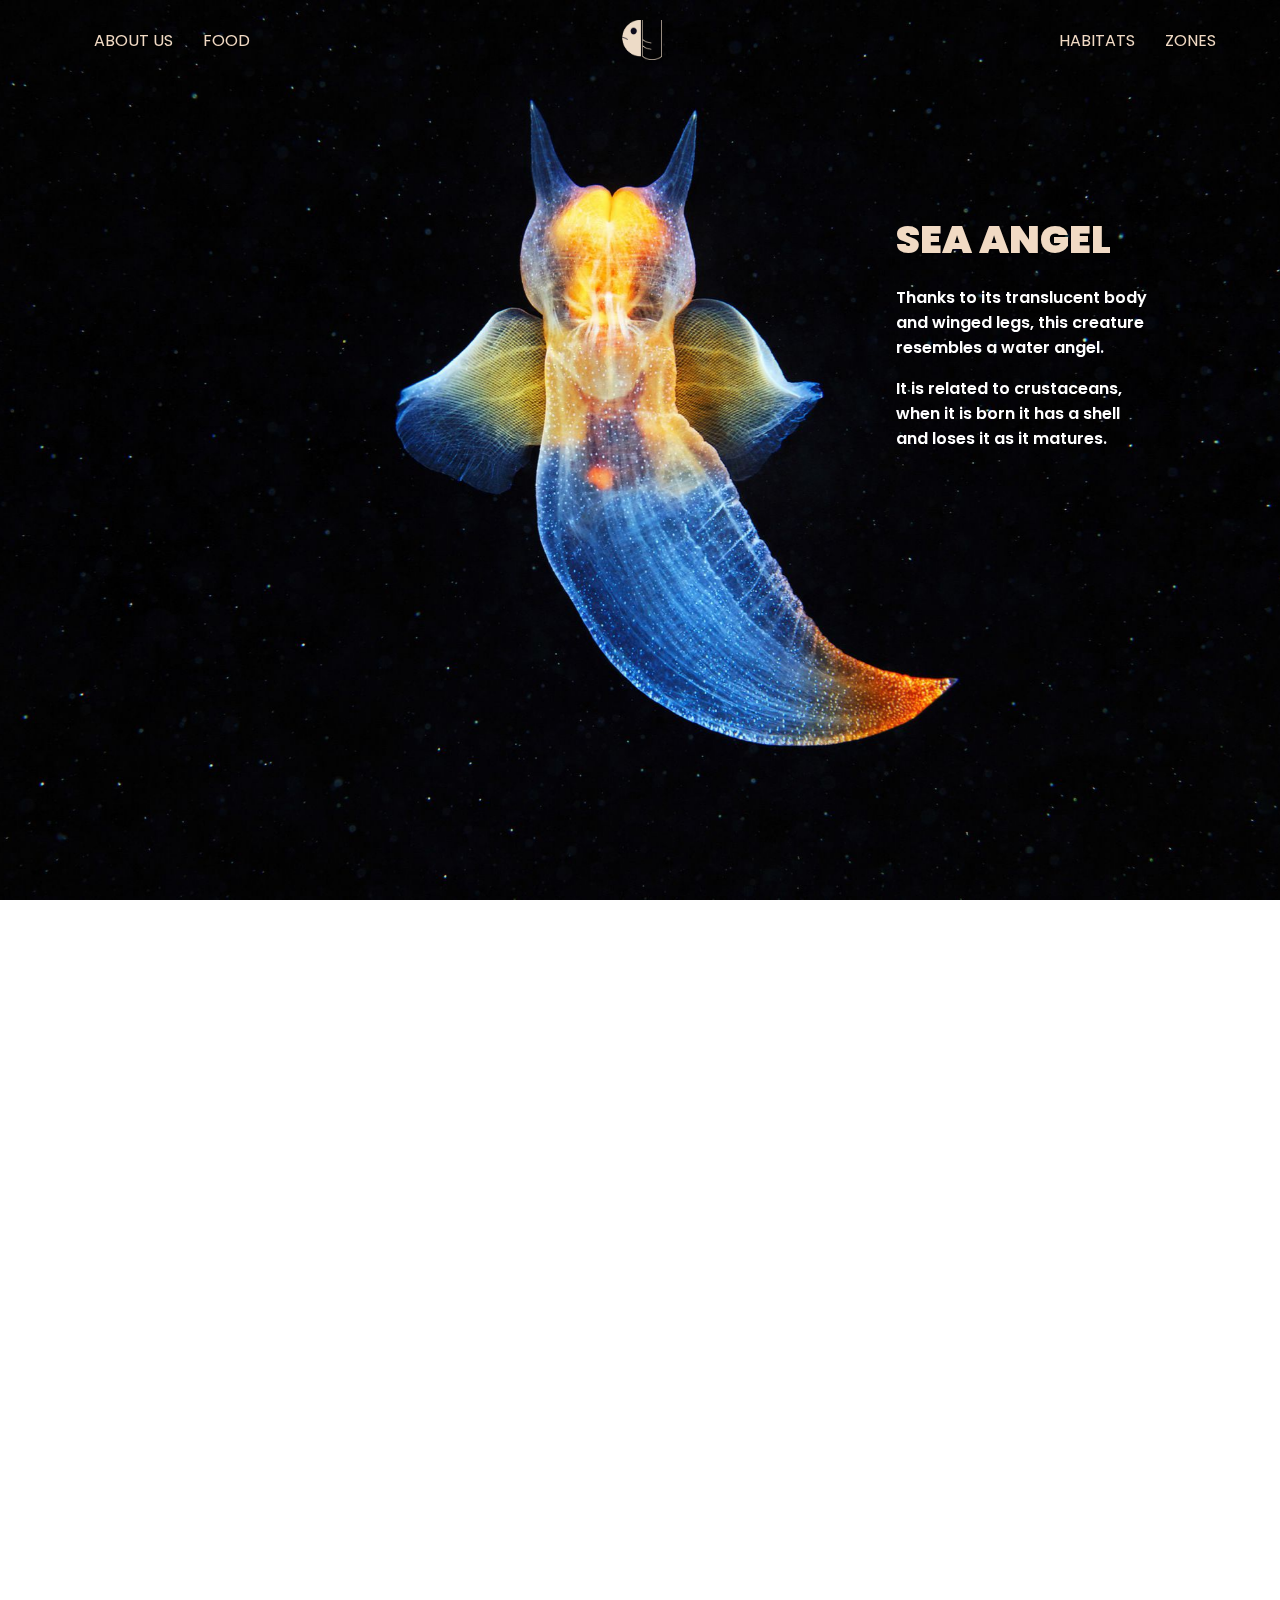
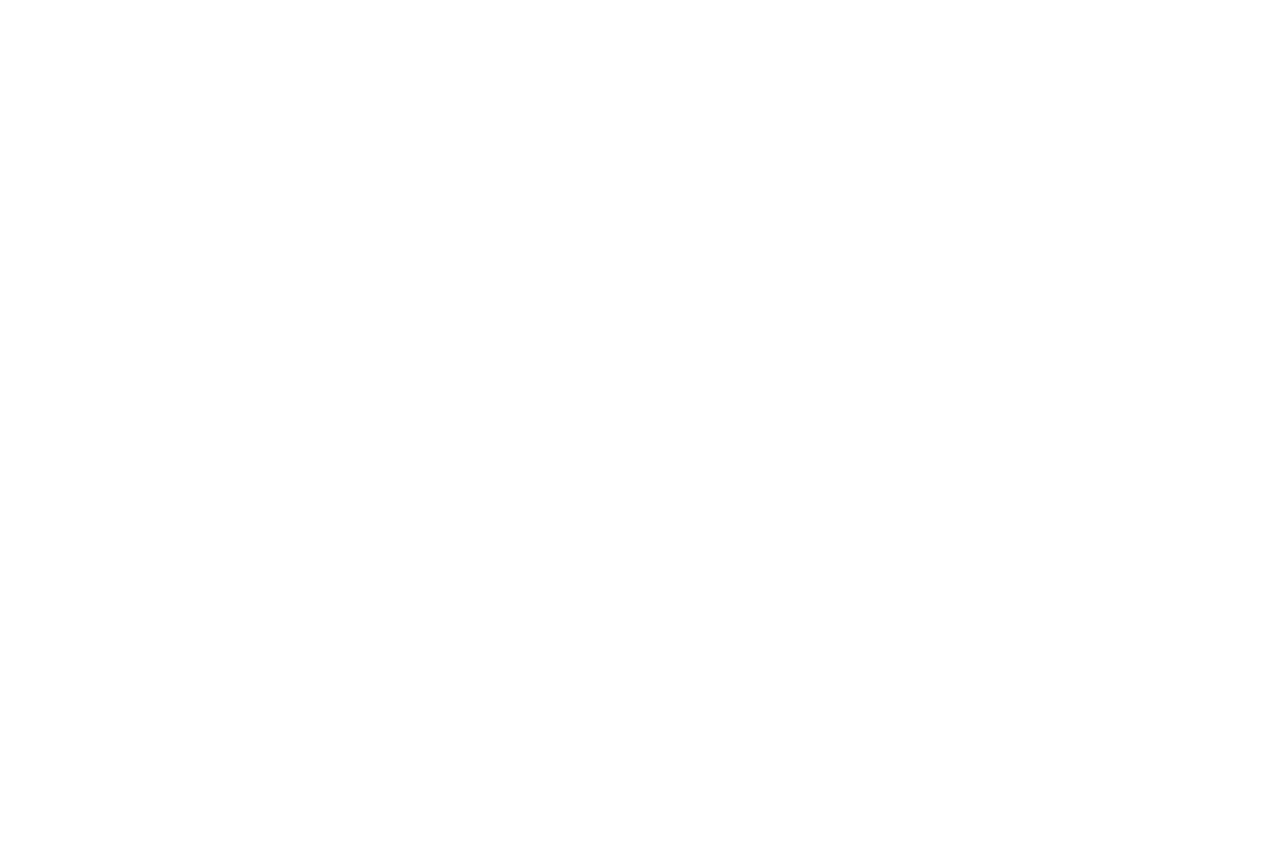
<file: fish1.html>
<!DOCTYPE html>
<html lang="en">
<head>
    <meta charset="UTF-8">
    <meta name="viewport" content="width=device-width, initial-scale=1.0">
    <title>SeaAngel</title>
    <link rel="stylesheet" href="css/fish.css">
</head>
<body>
    
<!--HEADER STARTS-->
  <div class="header">




    <div class="menumain">

        <div class="outer-menu">
          <input class="checkbox-toggle" type="checkbox" />
          <div class="hamburger">
            <div></div>
          </div>

          <div class="menu">
              
            <div>
              <div>
                <ul>
                  
                  <a href="index.html">
                    <img src="img/logo.png" alt="logo" id="logoham" />
                  </a>
                  <li><a href="habitats.html">HABITATS</a></li>
                  <li><a href="food.html">FOOD</a></li>
                  <li><a href="aboutus.html">ABOUT US</a></li>
                  <li><a href="zones.html">ZONES</a></li>
      
                </ul>
              </div>
            </div>
          </div>
        </div>

      </div>




      <div class="logo">
        <a href="index.html">
          <img src="img/logo.png" alt="logo" id="logo"/>
        </a>

      </div>


    <div class="extension">
      
    </div>



  </div>

  
</div>


<!--HEADER ENDS-->

  <!--HEADER ENDS-->


  <!--body-->
<!--body-->
<div class="body1food" id="fishbackground1">

  
    
<!--HEADER desktop start-->
  <div class="headerdesktop">

    <div class="menudekstop">
       
          <li><a href="aboutus.html" class="menuhover">ABOUT US</a></li>
          <li><a href="food.html" class="menuhover">FOOD</a></li>

        
      </div>

      <div class="logodekstop">
    
      
        <a href="index.html">
          <img src="img/logo2.png" alt="logo" class="logodekstop"/>
        </a>
      
      </div>



      <div class="menudekstop2">
        
        
          <li><a href="habitats.html" class="menuhover">HABITATS</a></li>
          <li><a href="zones.html" class="menuhover">ZONES</a></li>
        
      </div>
  </div>
  <div class="seafloortextmobile">
    SEA ANGEL
  </div>

      
      <div class="subtextsuste">

        <div class="foodtext">
          SEA ANGEL
        </div>
      
        <p class="txtwhite" >Thanks to its translucent body and winged legs, this creature resembles a water angel. </p>
        <p class="txtwhite" >It is related to crustaceans, when it is born it has a shell and loses it as it matures.</p>

      </div>


     
      
</div>





<div class="body3article">




  <div class="articletext1">
   

    <p class="txtwhite1" style="font-size: 1.3em;">Thanks to its translucent body and winged legs, this creature resembles a water angel. 
    </p>

      <p class="txtwhite">It is related to crustaceans, when it is born it has a shell and loses it as it matures.


    </p>

  </div>




  <div class="articletext1">


    <p class="txtwhite">To get food, the creature pulls out six tentacles with which it attracts prey. His head is red when the tentacles are outside. It lives on small floating crustaceans called sea butterflies.

    </p>


  </div>


  <div class="video1">
    <iframe width="100%" height="260" src="https://www.youtube.com/embed/7MnuqLrMZYA" frameborder="0" allow="accelerometer; autoplay; clipboard-write; encrypted-media; gyroscope; picture-in-picture" allowfullscreen></iframe>
  </div>


  <div class="itemarticle4 box-1">

      <img src="img/seaangelcut.png" alt="image" class="itemarticle4" />
    </a>
  </div>





  <div class="articletext1">

    <p class="txtwhite1" style="font-size: 1.3em;">These little creatures move slowly, not reacting to anything. </p>

    <p class="txtwhite">They swim together with each other and share space. If you feed them they will like it. However It seems, there is another variant of the sea angel called Ice Cupid. it is larger than other angels, with a bluish tint to its inner body instead of red like the normal angels.

    </p>

      <p class="txtwhite">Sea Angel can be found on the North Coast of Canada, Weddell Sea and inside of the Iceberg Cavern.  </p>


        
  </div>


</div>  

  

<!--body ends-->

  <!--body desktop-->

  <div class="bodydesktopmenu">

    <div class="bodydesktopmenu1stline">

      <div class="articleimagedesktoptext">

          <p class="txtwhite">
            To get food, the creature pulls out six tentacles with which it attracts prey. 
            His head is red when the tentacles are outside. It lives on small floating crustaceans called sea butterflies.

          </p>
   
      </div>  
  
  
      <div class="articleimagedesktop" >
        
        <iframe width="100%" height="100%" src="https://www.youtube.com/embed/7MnuqLrMZYA" frameborder="0" allow="accelerometer; autoplay; clipboard-write; encrypted-media; gyroscope; picture-in-picture" allowfullscreen></iframe>
     
      </div>

    </div>



    <div class="bodydesktopmenu2stline">

      <div class="articleimagedesktoptext88">
  

   
  
          <img src="img/seaangelcut.png" alt="" class="picturein3">
   
      </div>  
  
  
      <div class="articleimagedesktop">
        
 
        <p class="txtwhite1" style="font-size: 2em;" >
          These little creatures move slowly, not reacting to anything. 
        </p>
        <p class="txtwhite">
          They swim together with each other and share space. If you feed them they will like it. However It seems, there is another variant of the sea angel called Ice Cupid. it is larger than other angels, with a bluish tint to its inner body instead of red like the normal angels.
        </p>
            
        <p class="txtwhite">
          Sea Angel can be found on the North Coast of Canada, Weddell Sea and inside of the Iceberg Cavern.
          <p>
     
      </div>

    </div>


  </div>

<!--body  desktopends-->

</body>
</html>
</file>
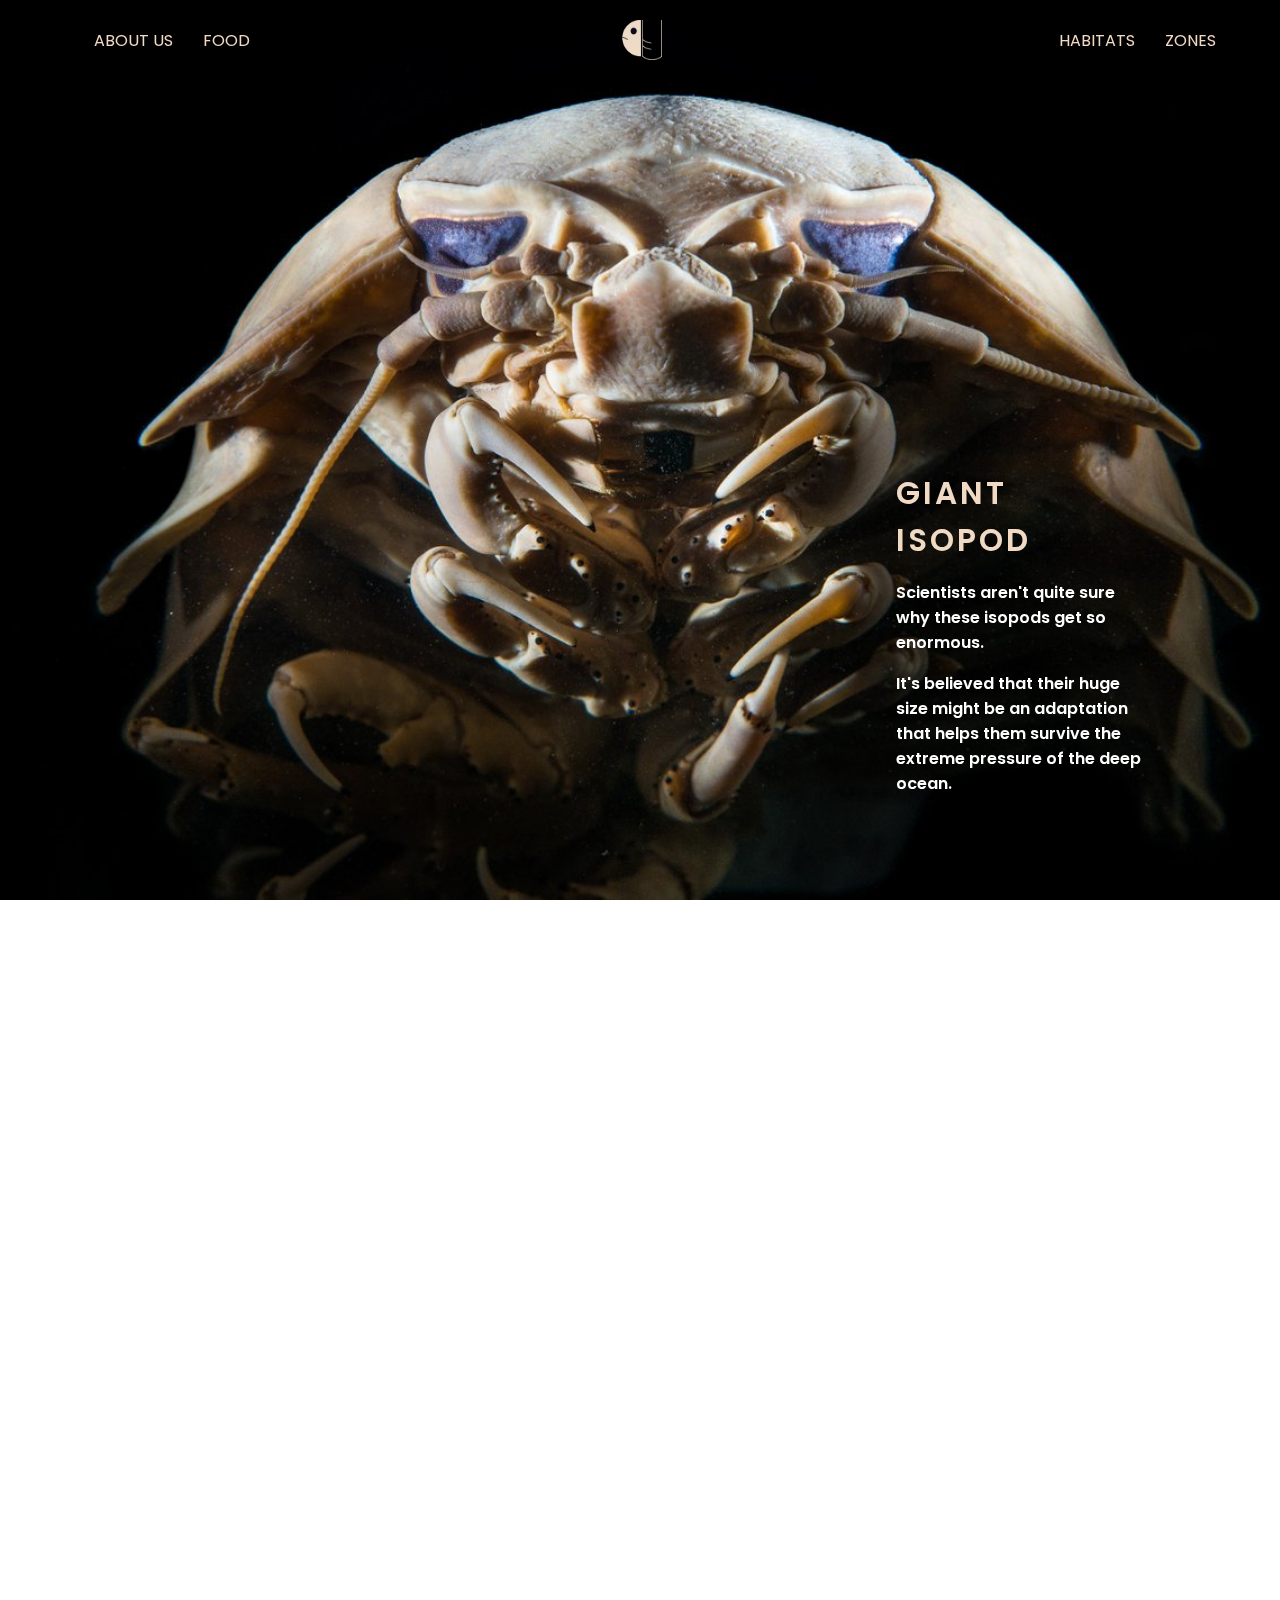
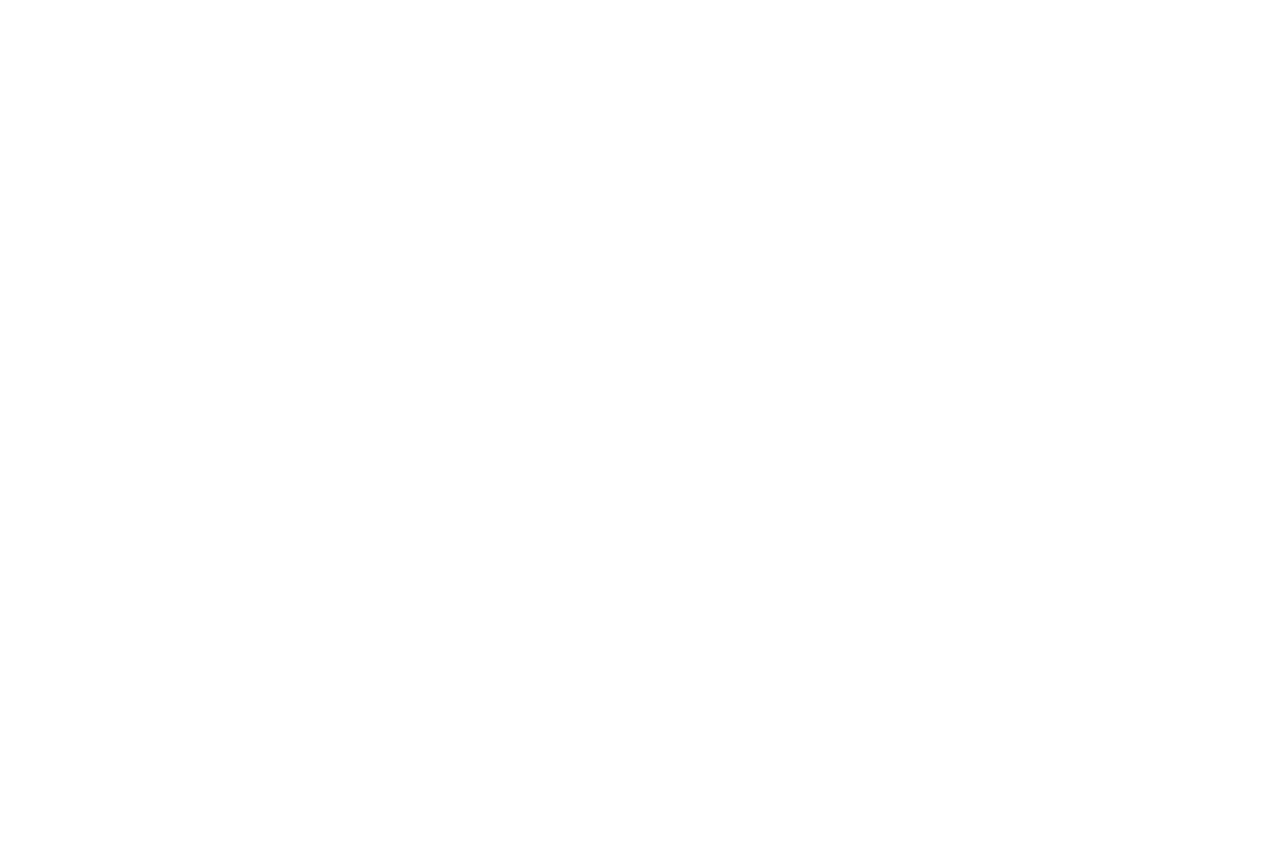
<file: fish3.html>
<!DOCTYPE html>
<html lang="en">
<head>
    <meta charset="UTF-8">
    <meta name="viewport" content="width=device-width, initial-scale=1.0">
    <title>GIANT ISOPOD</title>
    <link rel="stylesheet" href="css/fish.css">
</head>
<body>
    
<!--HEADER STARTS-->
  <div class="header">




    <div class="menumain">

        <div class="outer-menu">
          <input class="checkbox-toggle" type="checkbox" />
          <div class="hamburger">
            <div></div>
          </div>

          <div class="menu">
              
            <div>
              <div>
                <ul>
                  
                  <a href="index.html">
                    <img src="img/logo.png" alt="logo" id="logoham" />
                  </a>
                  <li><a href="habitats.html">HABITATS</a></li>
                  <li><a href="food.html">FOOD</a></li>
                  <li><a href="aboutus.html">ABOUT US</a></li>
                  <li><a href="zones.html">ZONES</a></li>
      
                </ul>
              </div>
            </div>
          </div>
        </div>

      </div>




      <div class="logo">
        <a href="index.html">
          <img src="img/logo.png" alt="logo" id="logo"/>
        </a>

      </div>


    <div class="extension">
      
    </div>



  </div>

  
</div>


<!--HEADER ENDS-->

  <!--HEADER ENDS-->


  <!--body-->
<!--body-->
<div class="body1ISOPOD" id="fishbackgroundISOPOD">

  
    
<!--HEADER desktop start-->
  <div class="headerdesktop">

    <div class="menudekstop">
       
          <li><a href="aboutus.html" class="menuhover">ABOUT US</a></li>
          <li><a href="food.html" class="menuhover">FOOD</a></li>

        
      </div>

      <div class="logodekstop">
    
      
        <a href="index.html">
          <img src="img/logo2.png" alt="logo" class="logodekstop"/>
        </a>
      
      </div>



      <div class="menudekstop2">
        
        
          <li><a href="habitats.html" class="menuhover">HABITATS</a></li>
          <li><a href="zones.html" class="menuhover">ZONES</a></li>
        
      </div>
  </div>
  <div class="seafloortextmobileISOPOD">
    GIANT ISOPOD
  </div>

      
      <div class="subtextISOPOD">

        <div class="foodtextISOPOD">
            GIANT ISOPOD
        </div>
      
        <p class="txtwhite" >Scientists aren't quite sure why these isopods get so enormous.  </p>
        <p class="txtwhite" >It's believed that their huge size might be an adaptation that helps them survive the extreme pressure of the deep ocean. </p>
 

      </div>


     
      
</div>





<div class="body3article">




  <div class="articletext1">
   

    <p class="txtwhite1" style="font-size: 1.2em;">   Scientists aren't quite sure why these isopods get so enormous. </p>

      <p class="txtwhite"> It's believed that their huge size might be an adaptation that helps them survive the extreme pressure of the deep ocean. 
    </p>

    <p class="txtwhite">  They live in the Pacific Ocean, off Japan and in the South China Sea
      Typically, giant isopods are between 7.5 and 14.2 inches in length, but they can get much bigger. </p>

  </div>



  <div class="video1">
    <iframe width="100%" height="260" src="https://www.youtube.com/embed/jfnHQPkta-Q" frameborder="0" allow="accelerometer; autoplay; clipboard-write; encrypted-media; gyroscope; picture-in-picture" allowfullscreen></iframe>
  </div>


  <div class="itemarticle4 box-1">

      <img src="img/Gisopond.png" alt="image" class="itemarticle4ISOPOD" />
    </a>
  </div>





  <div class="articletext1">

    <p class="txtwhite1" style="font-size: 1.3em;">Giant isopods also attack trawl catches. </p>

    <p class="txtwhite"> They're able to slow down their metabolism and energy level so they can survive. They don't move around that much.
      Giant isopods have widely spaced, fixed compound eyes with more than 4000 individual facets.

    </p>

      <p class="txtwhite">It’s pretty dark where isopods live. Vision isn’t really a factor for them, or many other deep sea animals. 
        They use other senses to maneuver, to communicate, to find food, to find a mate.</p>

        <p class="txtwhite">  Females don’t eat when they’re brooding; instead, they bury themselves in sediment to reduce energy use and to protect the eggs. 
        </p>
        
  </div>


</div>  

  

<!--body ends-->

  <!--body desktop-->

  <div class="bodydesktopmenu">

    <div class="bodydesktopmenu1stline">

      <div class="articleimagedesktoptext">

          <p class="txtwhite">
            They live in the Pacific Ocean, off Japan and in the South China Sea
            Typically, giant isopods are between 7.5 and 14.2 inches in length, but they can get much bigger. 

          </p>
   
      </div>  
  
  
      <div class="articleimagedesktop" >
        
        <iframe width="100%" height="100%" src="https://www.youtube.com/embed/jfnHQPkta-Q" frameborder="0" allow="accelerometer; autoplay; clipboard-write; encrypted-media; gyroscope; picture-in-picture" allowfullscreen></iframe>
     
      </div>

    </div>



    <div class="bodydesktopmenu2stline">

      <div class="articleimagedesktoptext88">
  

   
  
          <img src="img/Gisopond.png" alt="" class="picturein3ISOPOD">
   
      </div>  
  
  
      <div class="articleimagedesktop">
        
 
        <p class="txtwhite1" style="font-size: 1.3em;" >
          Though they’re generally believed to be scavengers, feasting on dead animals that fall from above, some evidence suggests that they might also eat slow-moving live animals like sponges.
        </p>
        <p class="txtwhite">
          Giant isopods also attack trawl catches.
          They're able to slow down their metabolism and energy level so they can survive. They don't move around that much.
          Giant isopods have widely spaced, fixed compound eyes with more than 4000 individual facets.
        </p>
            
        <p class="txtwhite">
          It’s pretty dark where isopods live. Vision isn’t really a factor for them, or many other deep sea animals. 
          They use other senses to maneuver, to communicate, to find food, to find a mate.
          Females don’t eat when they’re brooding; instead, they bury themselves in sediment to reduce energy use and to protect the eggs.
        <p>
     
      </div>

    </div>


  </div>

<!--body  desktopends-->

</body>
</html>
</file>
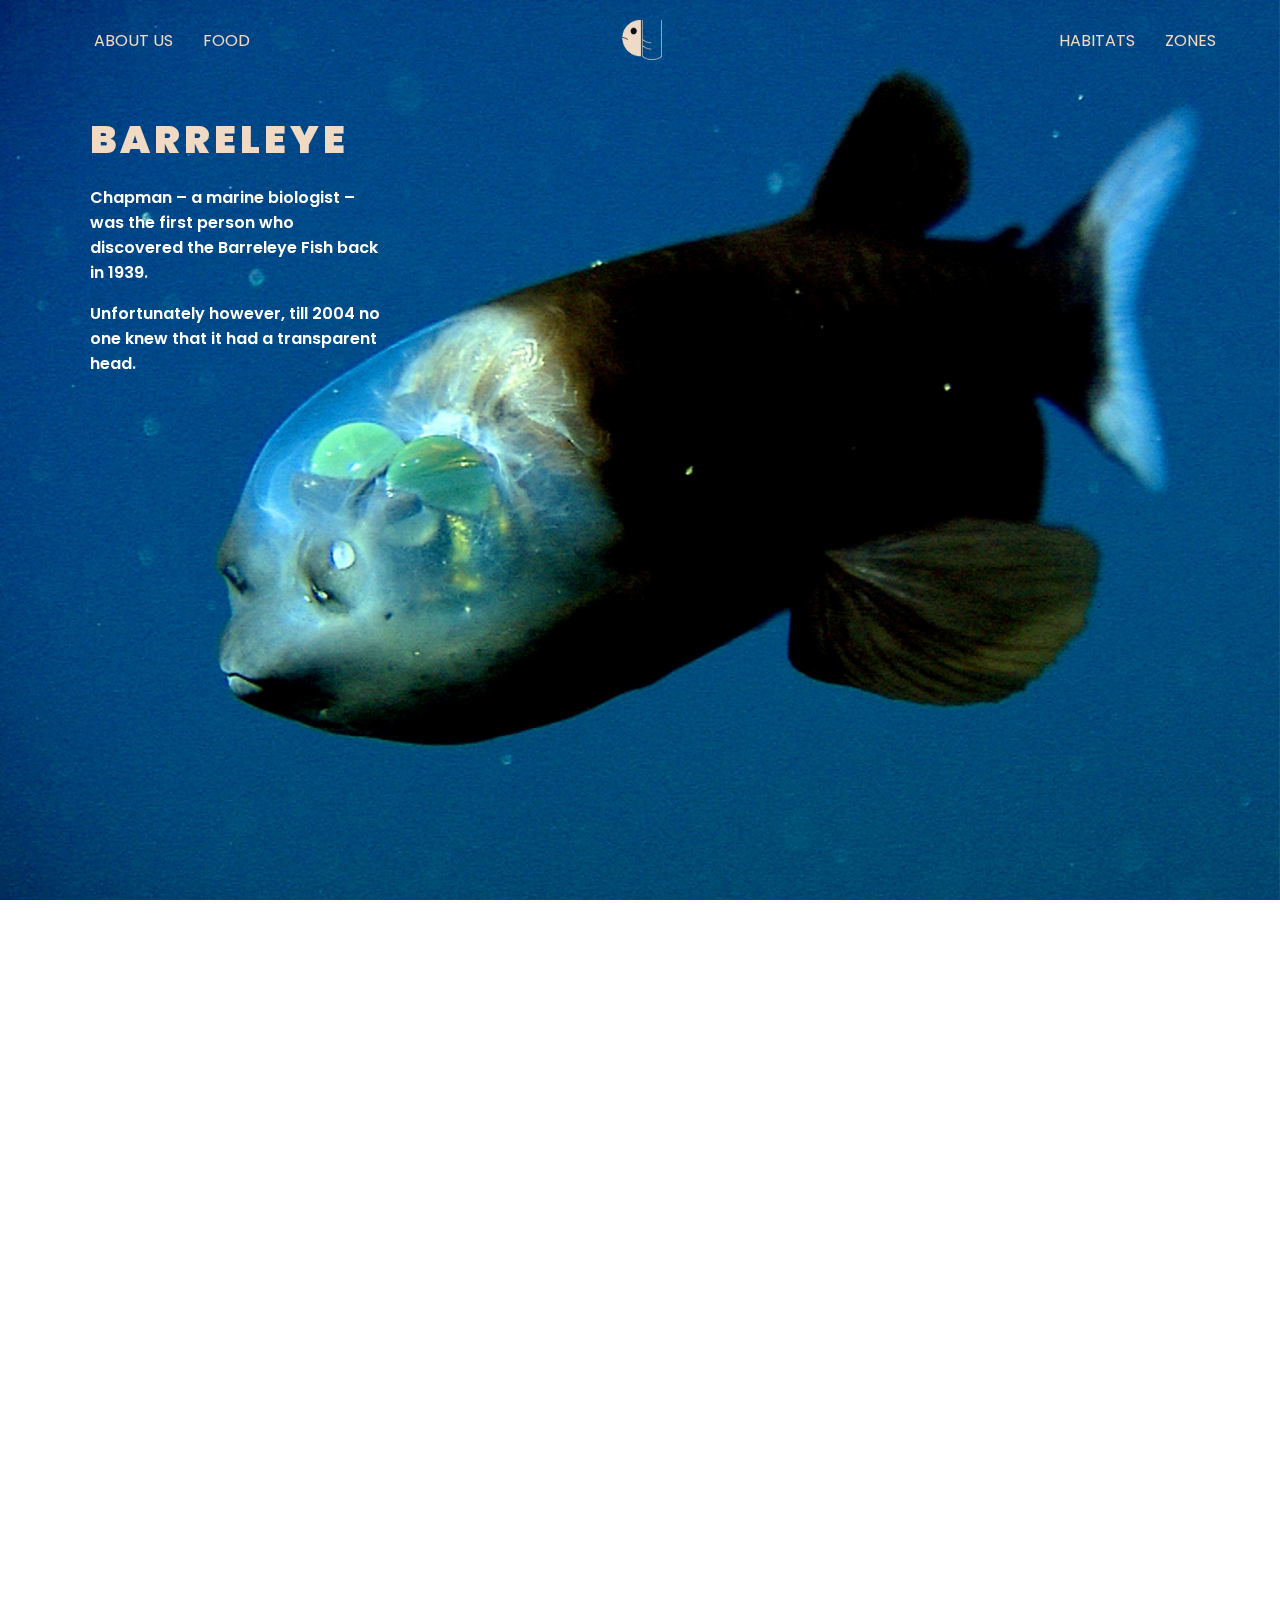
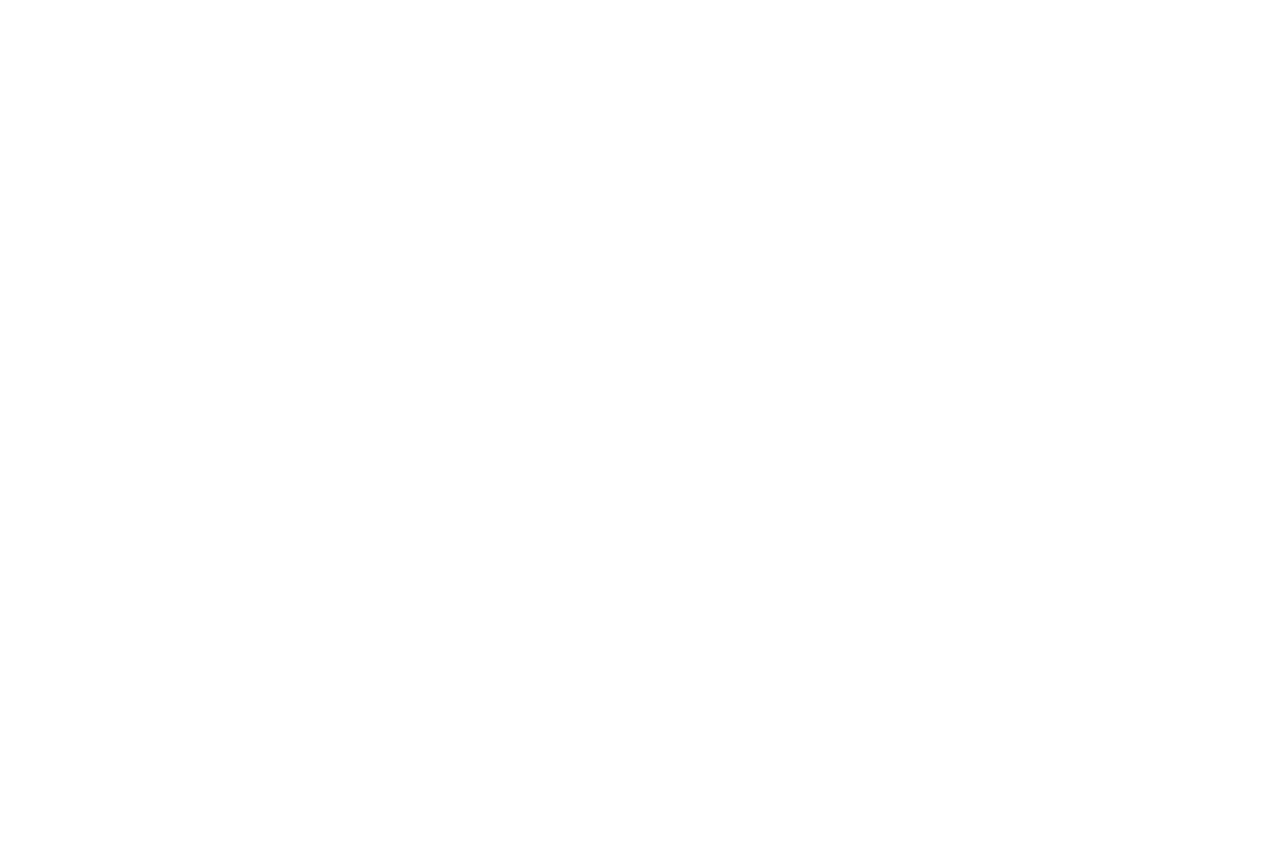
<file: fish4.html>
<!DOCTYPE html>
<html lang="en">
<head>
    <meta charset="UTF-8">
    <meta name="viewport" content="width=device-width, initial-scale=1.0">
    <title>Barreleye</title>
    <link rel="stylesheet" href="css/fish.css">
</head>
<body>
    
<!--HEADER STARTS-->
  <div class="header">




    <div class="menumain">

        <div class="outer-menu">
          <input class="checkbox-toggle" type="checkbox" />
          <div class="hamburger">
            <div></div>
          </div>

          <div class="menu">
              
            <div>
              <div>
                <ul>
                  
                  <a href="index.html">
                    <img src="img/logo.png" alt="logo" id="logoham" />
                  </a>
                  <li><a href="habitats.html">HABITATS</a></li>
                  <li><a href="food.html">FOOD</a></li>
                  <li><a href="aboutus.html">ABOUT US</a></li>
                  <li><a href="zones.html">ZONES</a></li>
      
                </ul>
              </div>
            </div>
          </div>
        </div>

      </div>




      <div class="logo">
        <a href="index.html">
          <img src="img/logo.png" alt="logo" id="logo"/>
        </a>

      </div>


    <div class="extension">
      
    </div>



  </div>

  
</div>


<!--HEADER ENDS-->

  <!--HEADER ENDS-->


  <!--body-->
<!--body-->
<div class="body1BARR" id="fishbackgroundBARR">

  
    
<!--HEADER desktop start-->
  <div class="headerdesktop">

    <div class="menudekstop">
       
          <li><a href="aboutus.html" class="menuhover">ABOUT US</a></li>
          <li><a href="food.html" class="menuhover">FOOD</a></li>

        
      </div>

      <div class="logodekstop">
    
      
        <a href="index.html">
          <img src="img/logo2.png" alt="logo" class="logodekstop"/>
        </a>
      
      </div>



      <div class="menudekstop2">
        
        
          <li><a href="habitats.html" class="menuhover">HABITATS</a></li>
          <li><a href="zones.html" class="menuhover">ZONES</a></li>
        
      </div>
  </div>
  <div class="seafloortextmobileBARR">
    BARRELEYE
  </div>

      
      <div class="subtextBARR">

        <div class="foodtextBARR">
            BARRELEYE
        </div>
      
        <p class="txtwhite" >Chapman – a marine biologist – was the first person who discovered the Barreleye Fish back in 1939.  </p>
        <p class="txtwhite" >Unfortunately however, till 2004 no one knew that it had a transparent head.</p>

      </div>


     
      
</div>





<div class="body3article">




  <div class="articletext1">
   

    <p class="txtwhite1" style="font-size: 1.3em;">Chapman – a marine biologist – was the first person who discovered the Barreleye Fish back in 1939. 
    </p>

      <p class="txtwhite">Unfortunately however, till 2004 no one knew that it had a transparent head.
    </p>
    <p class="txtwhite">Inside the dome (which is actually filled with clear fluid) are its two barrel-shaped or tubular eyes that are embedded inside the head. They remain pointed upward. It was previously believed that the eyes were fixed in that position.
    </p>

  </div>



  <div class="video1">
    <iframe width="100%" height="260" src="https://www.youtube.com/embed/RM9o4VnfHJU" frameborder="0" allow="accelerometer; autoplay; clipboard-write; encrypted-media; gyroscope; picture-in-picture" allowfullscreen></iframe>
  </div>


  <div class="itemarticle4 box-1">

      <img src="img/barreleye.png" alt="image" class="itemarticle4" />
    </a>
  </div>





  <div class="articletext1">

    <p class="txtwhite1" style="font-size: 1.3em;"> The eyes stay pointed upward when the fish looks for food. The eyes point forward when the fish feeds.</p>

    <p class="txtwhite">The mouth of the Barreleye Fish is very small, suggesting that it is very picky when it comes to the prey. There are no teeth present in the mouth.

    </p>

      <p class="txtwhite">The body of the fish is dark brown in color with large silvery fins.
        Right above its mouth are two small eye-like spots. However, they aren’t the eyes. They are actually olfactory organs of the fish. </p>


        
  </div>


</div>  

  

<!--body ends-->

  <!--body desktop-->

  <div class="bodydesktopmenu">

    <div class="bodydesktopmenu1stline">

      <div class="articleimagedesktoptext">

          <p class="txtwhiteBARR">
            Inside the dome (which is actually filled with clear fluid) are its two barrel-shaped or tubular eyes that are embedded inside the head. They remain pointed upward. It was previously believed that the eyes were fixed in that position.

          </p>
   
      </div>  
  
  
      <div class="articleimagedesktop" >
        
        <iframe width="100%" height="100%" src="https://www.youtube.com/embed/RM9o4VnfHJU" frameborder="0" allow="accelerometer; autoplay; clipboard-write; encrypted-media; gyroscope; picture-in-picture" allowfullscreen></iframe>
     
      </div>

    </div>



    <div class="bodydesktopmenu2stline">

      <div class="articleimagedesktoptext88">
  

   
  
          <img src="img/barreleye.png" alt="" class="picturein3BARR">
   
      </div>  
  
  
      <div class="articleimagedesktop">
        
 
        <p class="txtwhite1" style="font-size: 2em;" >
          The eyes stay pointed upward when the fish looks for food. The eyes point forward when the fish feeds.
        </p>
        <p class="txtwhite">
          The mouth of the Barreleye Fish is very small, suggesting that it is very picky when it comes to the prey. There are no teeth present in the mouth.
        </p>
            
        <p class="txtwhite">
          The body of the fish is dark brown in color with large silvery fins.
Right above its mouth are two small eye-like spots. However, they aren’t the eyes. They are actually olfactory organs of the fish.
          <p>
     
      </div>

    </div>


  </div>

<!--body  desktopends-->

</body>
</html>
</file>
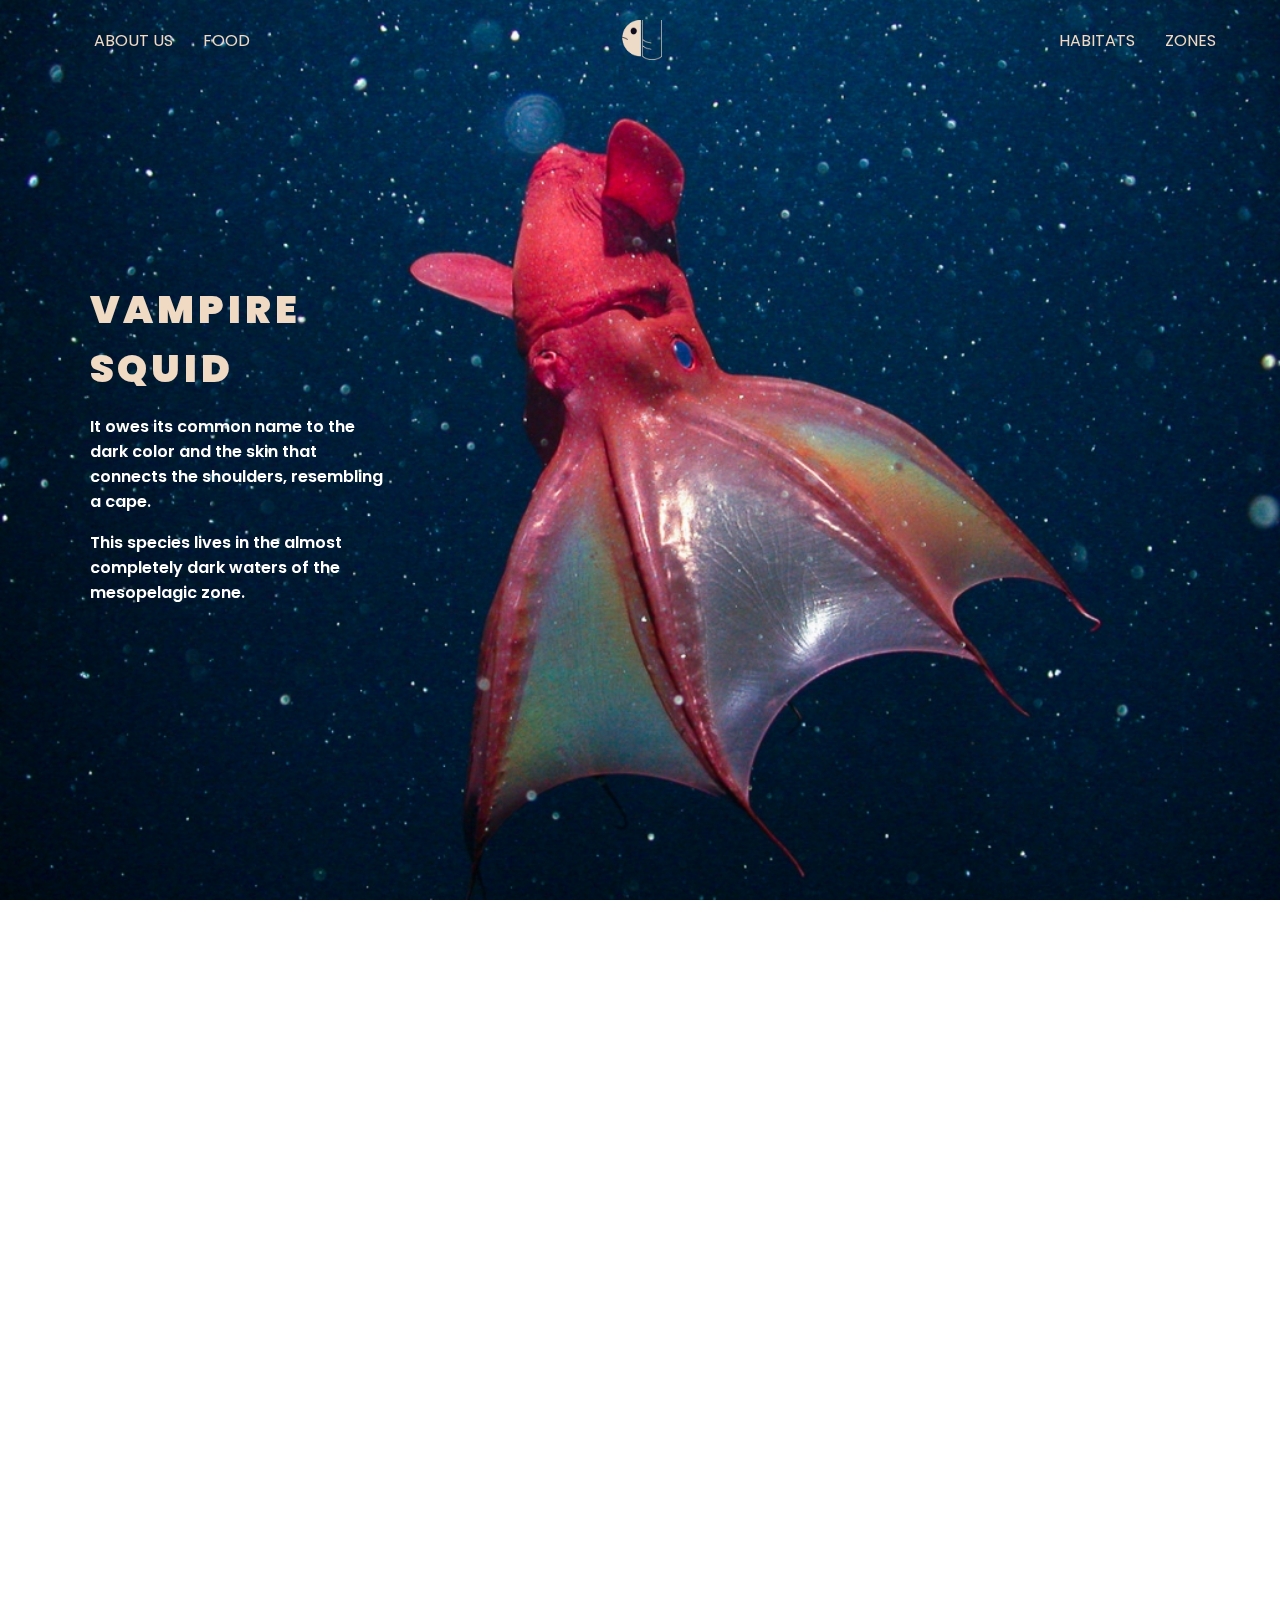
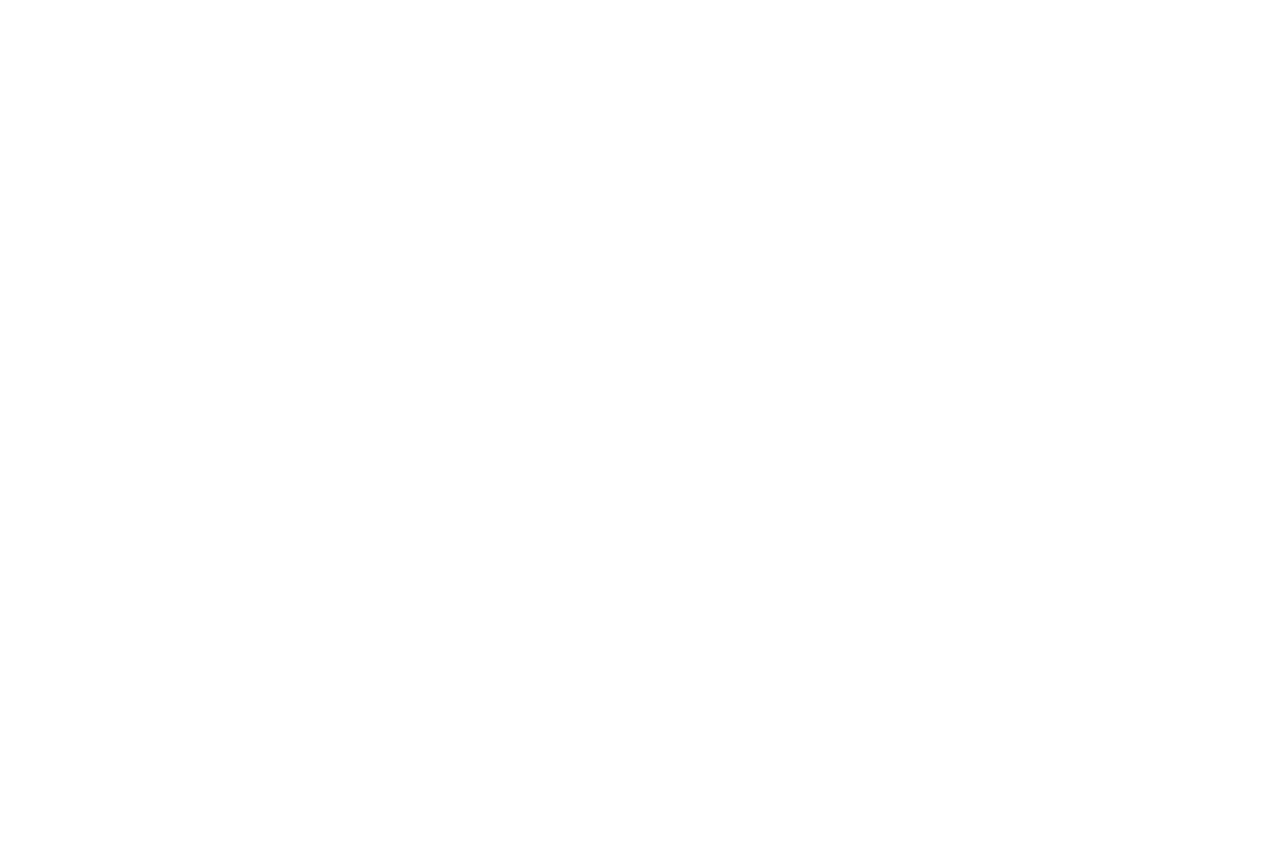
<file: fish5.html>
<!DOCTYPE html>
<html lang="en">
<head>
    <meta charset="UTF-8">
    <meta name="viewport" content="width=device-width, initial-scale=1.0">
    <title>VampireSquid</title>
    <link rel="stylesheet" href="css/fish.css">
</head>
<body>
    
<!--HEADER STARTS-->
  <div class="header">




    <div class="menumain">

        <div class="outer-menu">
          <input class="checkbox-toggle" type="checkbox" />
          <div class="hamburger">
            <div></div>
          </div>

          <div class="menu">
              
            <div>
              <div>
                <ul>
                  
                  <a href="index.html">
                    <img src="img/logo.png" alt="logo" id="logoham" />
                  </a>
                  <li><a href="habitats.html">HABITATS</a></li>
                  <li><a href="food.html">FOOD</a></li>
                  <li><a href="aboutus.html">ABOUT US</a></li>
                  <li><a href="zones.html">ZONES</a></li>
      
                </ul>
              </div>
            </div>
          </div>
        </div>

      </div>




      <div class="logo">
        <a href="index.html">
          <img src="img/logo.png" alt="logo" id="logo"/>
        </a>

      </div>


    <div class="extension">
      
    </div>



  </div>

  
</div>


<!--HEADER ENDS-->

  <!--HEADER ENDS-->


  <!--body-->
<!--body-->
<div class="body1VAMP" id="fishbackground1VAMP">

  
    
<!--HEADER desktop start-->
  <div class="headerdesktop">

    <div class="menudekstop">
       
          <li><a href="aboutus.html" class="menuhover">ABOUT US</a></li>
          <li><a href="food.html" class="menuhover">FOOD</a></li>

        
      </div>

      <div class="logodekstop">
    
      
        <a href="index.html">
          <img src="img/logo2.png" alt="logo" class="logodekstop"/>
        </a>
      
      </div>



      <div class="menudekstop2">
        
        
          <li><a href="habitats.html" class="menuhover">HABITATS</a></li>
          <li><a href="zones.html" class="menuhover">ZONES</a></li>
        
      </div>
  </div>
  <div class="seafloortextmobileVAMP">
    VAMPIRE SQUID
  </div>

      
      <div class="subtextVAMP">

        <div class="foodtextVAMP">
            VAMPIRE SQUID
        </div>
      
        <p class="txtwhite" >It owes its common name to the dark color and the skin that connects the shoulders, resembling a cape.  </p>
        <p class="txtwhite" >This species lives in the almost completely dark waters of the mesopelagic zone.</p>

      </div>


     
      
</div>





<div class="body3article">




  <div class="articletext1">
   

    <p class="txtwhite1" style="font-size: 1.3em;">It owes its common name to the dark color and the skin that connects the shoulders, resembling a cape.  
    </p>

      <p class="txtwhite">This species lives in the almost completely dark waters of the mesopelagic zone.


    </p>

  </div>




  <div class="articletext1">


    <p class="txtwhite">When concerned, showing large spikes that line the underside of the arms. In portraying this attitude, this creature looks dangerous but is not threatening.

    </p>


  </div>


  <div class="video1">
    <iframe width="100%" height="260" src="https://www.youtube.com/embed/pI6A218YE-Q" frameborder="0" allow="accelerometer; autoplay; clipboard-write; encrypted-media; gyroscope; picture-in-picture" allowfullscreen></iframe>
  </div>


  <div class="itemarticle4 box-1">

      <img src="img/vampire.png" alt="image" class="itemarticle4" />
    </a>
  </div>





  <div class="articletext1">

    <p class="txtwhite1" style="font-size: 1.3em;">It is not predatory. It feeds on food particles trapped by tentacles, and some large fish and diving predators are known to eat vampire squid. </p>

    <p class="txtwhite">Instead of ink, the vampire squid ejects a substance that contains numerous particles of bioluminescent (light-producing) material. This confuses potential predators.In addition to the light produced during defense, they also emit light at the ends of the limbs to agree.

    </p>

      <p class="txtwhite"> As this species is inherently rare, male and female encounters are unlikely to occur very often. For this reason, it is important that they reproduce when given the chance, and females are known to store male sperm for a long time before using it to fertilize eggs </p>


        
  </div>


</div>  

  

<!--body ends-->

  <!--body desktop-->

  <div class="bodydesktopmenu">

    <div class="bodydesktopmenu1stline">

      <div class="articleimagedesktoptext">

          <p class="txtwhite">
            When concerned, showing large spikes that line the underside of the arms. In portraying this attitude, this creature looks dangerous but is not threatening.

          </p>
   
      </div>  
  
  
      <div class="articleimagedesktop" >
        
        <iframe width="100%" height="100%" src="https://www.youtube.com/embed/pI6A218YE-Q" frameborder="0" allow="accelerometer; autoplay; clipboard-write; encrypted-media; gyroscope; picture-in-picture" allowfullscreen></iframe>
     
      </div>

    </div>



    <div class="bodydesktopmenu2stline">

      <div class="articleimagedesktoptext88">
  

   
  
          <img src="img/vampire.png" alt="" class="picturein3">
   
      </div>  
  
  
      <div class="articleimagedesktop">
        
 
        <p class="txtwhite1" style="font-size: 1.3em;" >
          It is not predatory. It feeds on food particles trapped by tentacles, and some large fish and diving predators are known to eat vampire squid.
        </p>
        <p class="txtwhite">
          Instead of ink, the vampire squid ejects a substance that contains numerous particles of bioluminescent (light-producing) material. This confuses potential predators.In addition to the light produced during defense, they also emit light at the ends of the limbs to agree.
        </p>
            
        <p class="txtwhite">
          As this species is inherently rare, male and female encounters are unlikely to occur very often. For this reason, it is important that they reproduce when given the chance, and females are known to store male sperm for a long time before using it to fertilize eggs
          <p>
     
      </div>

    </div>


  </div>

<!--body  desktopends-->

</body>
</html>
</file>
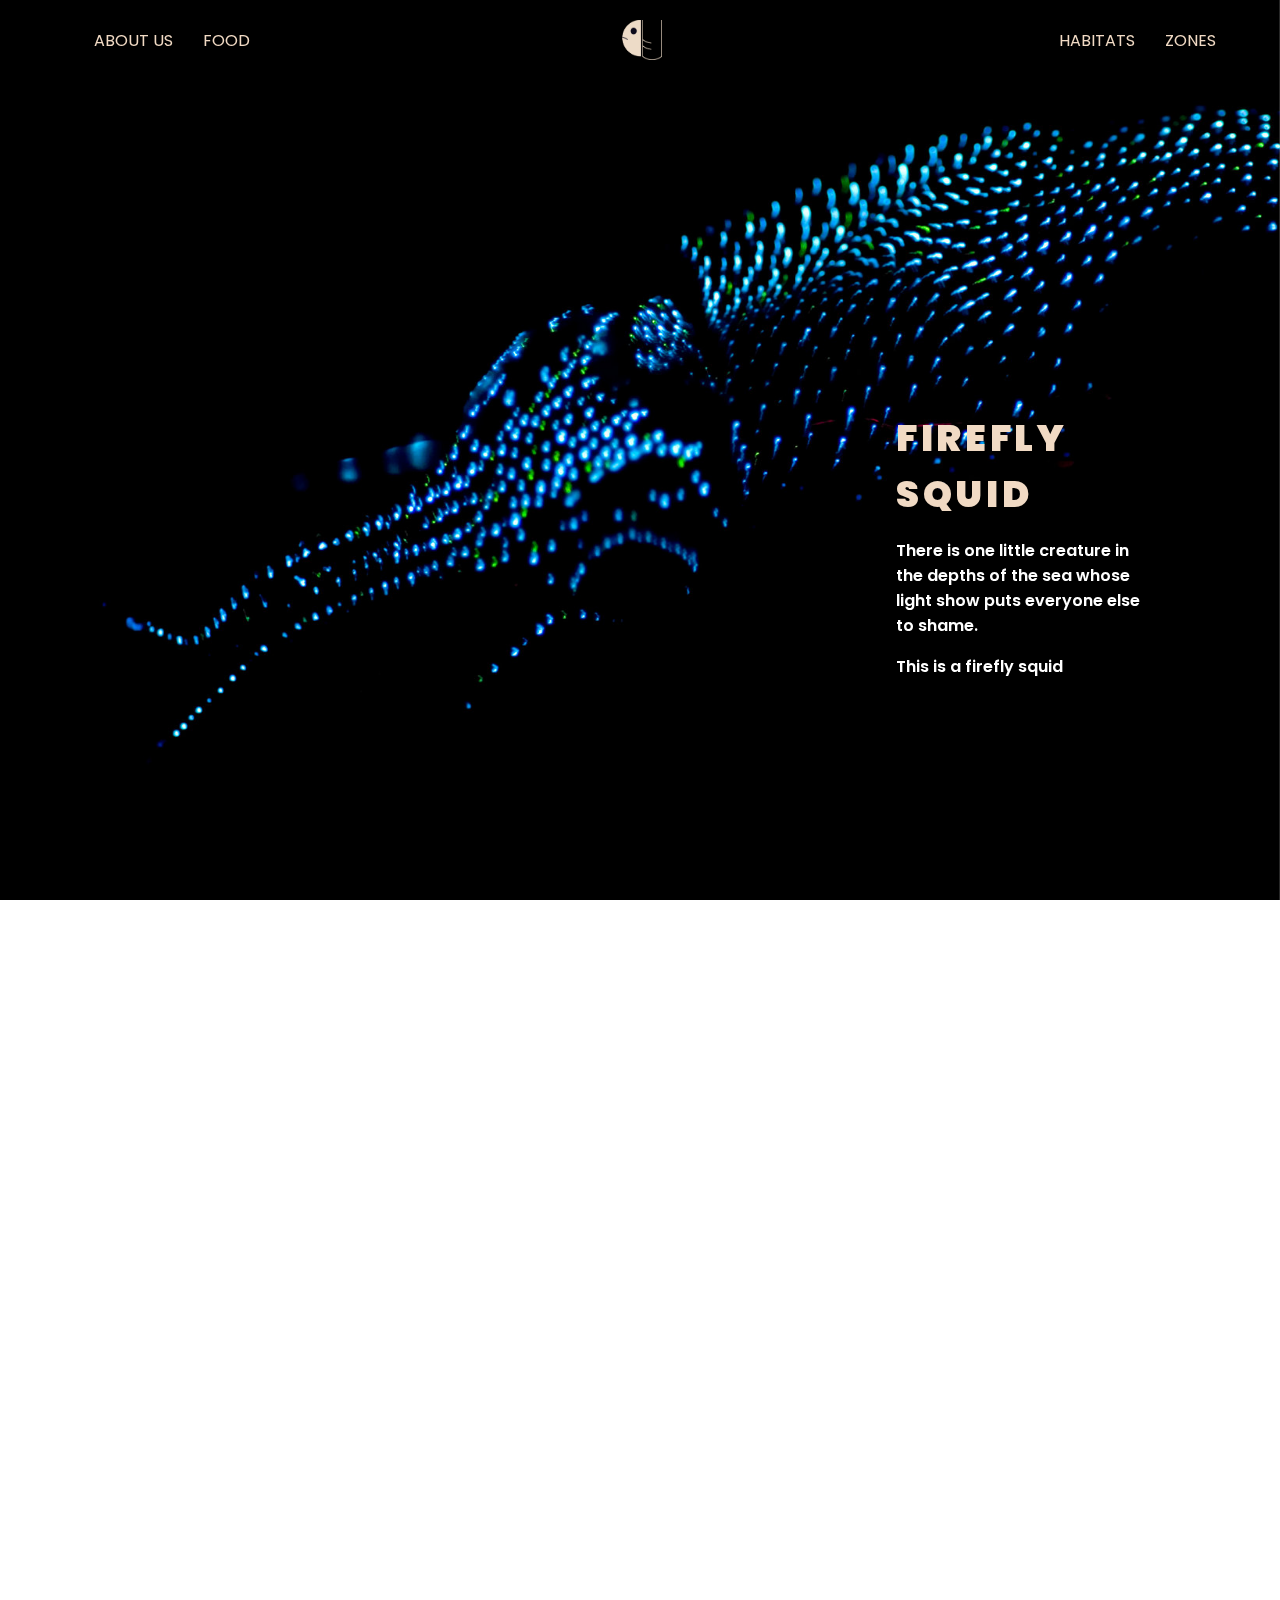
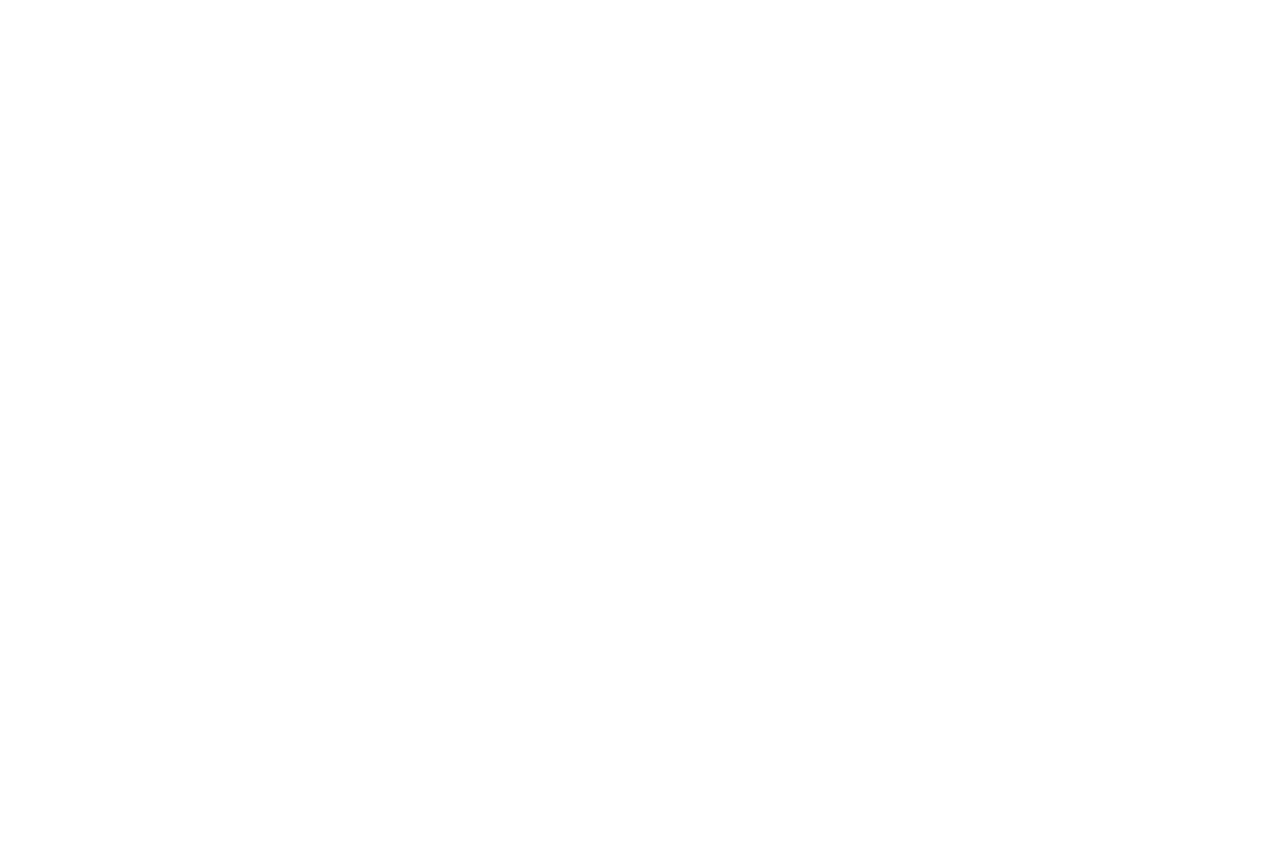
<file: fish6.html>
<!DOCTYPE html>
<html lang="en">
<head>
    <meta charset="UTF-8">
    <meta name="viewport" content="width=device-width, initial-scale=1.0">
    <title>FireflySquid</title>
    <link rel="stylesheet" href="css/fish.css">
</head>
<body>
    
<!--HEADER STARTS-->
  <div class="header">




    <div class="menumain">

        <div class="outer-menu">
          <input class="checkbox-toggle" type="checkbox" />
          <div class="hamburger">
            <div></div>
          </div>

          <div class="menu">
              
            <div>
              <div>
                <ul>
                  
                  <a href="index.html">
                    <img src="img/logo.png" alt="logo" id="logoham" />
                  </a>
                  <li><a href="habitats.html">HABITATS</a></li>
                  <li><a href="food.html">FOOD</a></li>
                  <li><a href="aboutus.html">ABOUT US</a></li>
                  <li><a href="zones.html">ZONES</a></li>
      
                </ul>
              </div>
            </div>
          </div>
        </div>

      </div>




      <div class="logo">
        <a href="index.html">
          <img src="img/logo.png" alt="logo" id="logo"/>
        </a>

      </div>


    <div class="extension">
      
    </div>



  </div>

  
</div>


<!--HEADER ENDS-->

  <!--HEADER ENDS-->


  <!--body-->
<!--body-->
<div class="body1FIRE" id="fishbackground1FIRE">

  
    
<!--HEADER desktop start-->
  <div class="headerdesktop">

    <div class="menudekstop">
       
          <li><a href="aboutus.html" class="menuhover">ABOUT US</a></li>
          <li><a href="food.html" class="menuhover">FOOD</a></li>

        
      </div>

      <div class="logodekstop">
    
      
        <a href="index.html">
          <img src="img/logo2.png" alt="logo" class="logodekstop"/>
        </a>
      
      </div>



      <div class="menudekstop2">
        
        
          <li><a href="habitats.html" class="menuhover">HABITATS</a></li>
          <li><a href="zones.html" class="menuhover">ZONES</a></li>
        
      </div>
  </div>
  <div class="seafloortextmobileFIRE">
    FIREFLY SQUID
  </div>

      
      <div class="subtextFIRE">

        <div class="foodtextFIRE">
            FIREFLY SQUID
        </div>
      
        <p class="txtwhite" >There is one little creature in the depths of the sea whose light show puts everyone else to shame. </p>
        <p class="txtwhite" >This is a firefly squid</p>

      </div>


     
      
</div>





<div class="body3article">




  <div class="articletext1">
   

    <p class="txtwhite1" style="font-size: 1.3em;">There is one little creature in the depths of the sea whose light show puts everyone else to shame. This is a firefly squid </p>
    </p>

      <p class="txtwhite">  The firefly squid is named after the flashing lights that resemble fireflies. 
       



    </p>

  </div>




  <div class="articletext1">


    <p class="txtwhite"> This squid is famous for the amazing light show that takes place off the coast of Japan each year,
      as millions of these tiny animals gather to spawn.

    </p>


  </div>


  <div class="video1">
    <iframe width="100%" height="260" src="https://www.youtube.com/embed/hX-nt1KoYeM" frameborder="0" allow="accelerometer; autoplay; clipboard-write; encrypted-media; gyroscope; picture-in-picture" allowfullscreen></iframe>
  </div>


  <div class="itemarticle4 box-1">

      <img src="img/firecut.png" alt="image" class="itemarticle4FIRE" />
    </a>
  </div>





  <div class="articletext1">

    <p class="txtwhite1" style="font-size: 1.3em;">   The lights can flash simultaneously or alternately in an infinite number of animated patterns.  </p>

    <p class="txtwhite">These light shows are believed to fulfill several functions. They can be used to communicate with potential partners or rivals. They can also be used to disguise a squid's shape and confuse predators by allowing it to escape.

    </p>

      <p class="txtwhite">The firefly squid is an active predator. It is believed that squid can use their blue light to attract prey. These creatures live at a depth of about 365 meters and at night they search for food closer to the surface.</p>


        
  </div>


</div>  

  

<!--body ends-->

  <!--body desktop-->

  <div class="bodydesktopmenu">

    <div class="bodydesktopmenu1stline">

      <div class="articleimagedesktoptext">

          <p class="txtwhiteFIRE">
            The firefly squid is named after the flashing lights that resemble fireflies. 
            This squid is famous for the amazing light show that takes place off the coast of Japan each year,
             as millions of these tiny animals gather to spawn.

          </p>
   
      </div>  
  
  
      <div class="articleimagedesktop" >
        
        <iframe width="100%" height="100%" src="https://www.youtube.com/embed/hX-nt1KoYeM" frameborder="0" allow="accelerometer; autoplay; clipboard-write; encrypted-media; gyroscope; picture-in-picture" allowfullscreen></iframe>
     
      </div>

    </div>



    <div class="bodydesktopmenu2stline">

      <div class="articleimagedesktoptext88">
  

   
  
          <img src="img/firecut.png" alt="" class="pictureinFIRE">
   
      </div>  
  
  
      <div class="articleimagedesktop">
        
 
        <p class="txtwhite1" style="font-size: 2em;" >
          The lights can flash simultaneously or alternately in an infinite number of animated patterns. 
        </p>
        <p class="txtwhite">
          These light shows are believed to fulfill several functions. They can be used to communicate with potential partners or rivals. They can also be used to disguise a squid's shape and confuse predators by allowing it to escape
        </p>
            
        <p class="txtwhite">
          The firefly squid is an active predator. It is believed that squid can use their blue light to attract prey. These creatures live at a depth of about 365 meters and at night they search for food closer to the surface.
          <p>
     
      </div>

    </div>


  </div>

<!--body  desktopends-->

</body>
</html>
</file>
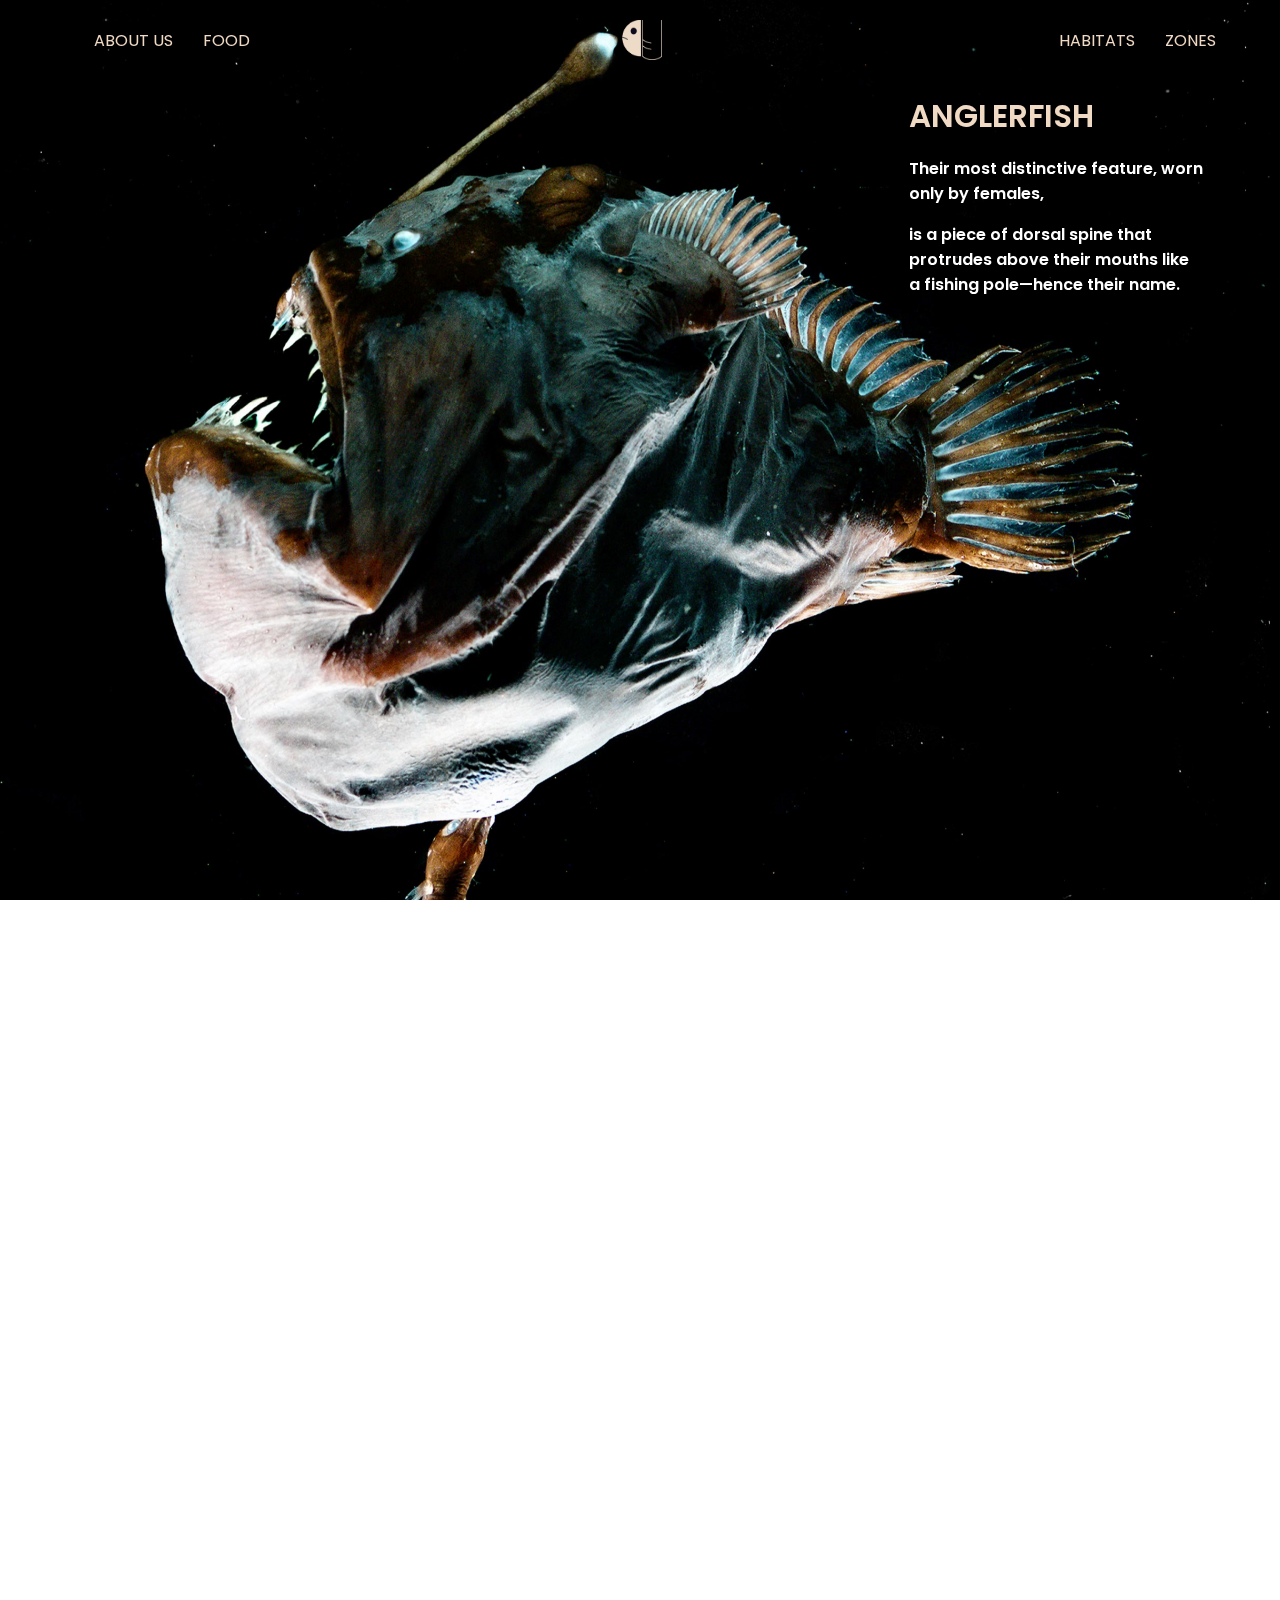
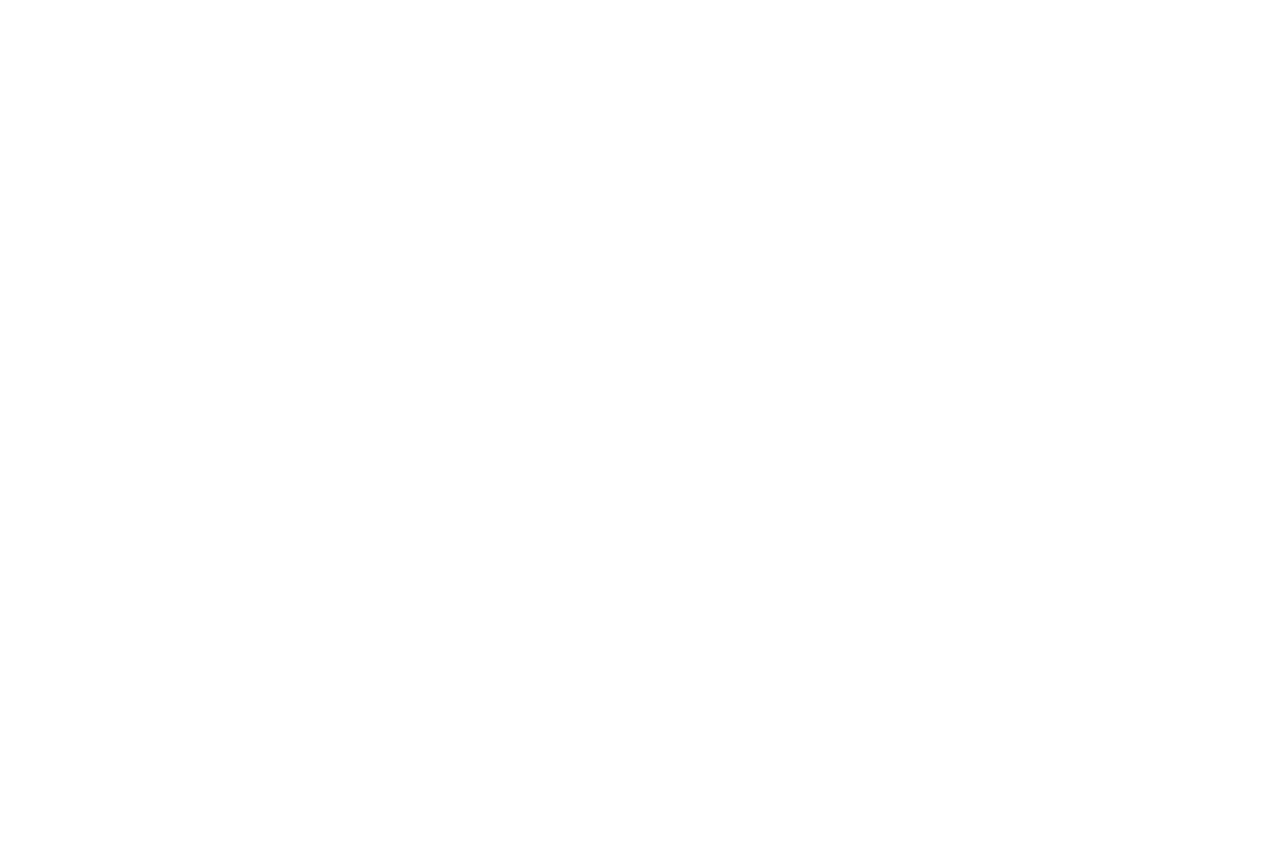
<file: fish7.html>
<!DOCTYPE html>
<html lang="en">
<head>
    <meta charset="UTF-8">
    <meta name="viewport" content="width=device-width, initial-scale=1.0">
    <title>Anglerfish</title>
    <link rel="stylesheet" href="css/fish.css">
</head>
<body>
    
<!--HEADER STARTS-->
  <div class="header">




    <div class="menumain">

        <div class="outer-menu">
          <input class="checkbox-toggle" type="checkbox" />
          <div class="hamburger">
            <div></div>
          </div>

          <div class="menu">
              
            <div>
              <div>
                <ul>
                  
                  <a href="index.html">
                    <img src="img/logo.png" alt="logo" id="logoham" />
                  </a>
                  <li><a href="habitats.html">HABITATS</a></li>
                  <li><a href="food.html">FOOD</a></li>
                  <li><a href="aboutus.html">ABOUT US</a></li>
                  <li><a href="zones.html">ZONES</a></li>
      
                </ul>
              </div>
            </div>
          </div>
        </div>

      </div>




      <div class="logo">
        <a href="index.html">
          <img src="img/logo.png" alt="logo" id="logo"/>
        </a>

      </div>


    <div class="extension">
      
    </div>



  </div>

  
</div>


<!--HEADER ENDS-->

  <!--HEADER ENDS-->


  <!--body-->
<!--body-->
<div class="body1ANG" id="fishbackground1ANG">

  
    
<!--HEADER desktop start-->
  <div class="headerdesktop">

    <div class="menudekstop">
       
          <li><a href="aboutus.html" class="menuhover">ABOUT US</a></li>
          <li><a href="food.html" class="menuhover">FOOD</a></li>

        
      </div>

      <div class="logodekstop">
    
      
        <a href="index.html">
          <img src="img/logo2.png" alt="logo" class="logodekstop"/>
        </a>
      
      </div>



      <div class="menudekstop2">
        
        
          <li><a href="habitats.html" class="menuhover">HABITATS</a></li>
          <li><a href="zones.html" class="menuhover">ZONES</a></li>
        
      </div>
  </div>
  <div class="seafloortextmobileANG">
    ANGLERFISH
  </div>

      
      <div class="subtextANG">

        <div class="foodtextANG">
            ANGLERFISH
        </div>
      
        <p class="txtwhite" >Their most distinctive feature, worn only by females, </p>
        <p class="txtwhite" >is a piece of dorsal spine that protrudes above their mouths like a fishing pole—hence their name. </p>

      </div>


     
      
</div>





<div class="body3article">




  <div class="articletext1">
   

    <p class="txtwhite1" style="font-size: 1.2em;">Their most distinctive feature, worn only by females, is a piece of dorsal spine that protrudes above their mouths like a fishing pole—hence their name.
    </p>

      <p class="txtwhite">Tipped with a lure of luminous flesh this built-in rod baits prey close enough to be snatched. 
        Their mouths are so big and their bodies so pliable, they can actually swallow prey up to twice their own size.


    </p>

  </div>



  <div class="video1">
    <iframe width="100%" height="260" src="https://www.youtube.com/embed/anDIlMVgNwk" frameborder="0" allow="accelerometer; autoplay; clipboard-write; encrypted-media; gyroscope; picture-in-picture" allowfullscreen></iframe>
  </div>


  <div class="itemarticle4 box-1">

      <img src="img/ANGLER.png" alt="image" class="itemarticle4">
    </a>
  </div>





  <div class="articletext1">

    <p class="txtwhite1" style="font-size: 1.2em;">There are more than 200 species of anglerfish, most of which live in the murky depths of the Atlantic and Antarctic oceans, up to a mile below the surface </p>

    <p class="txtwhite">They have huge heads and enormous crescent-shaped mouths filled with sharp, translucent teeth. Some angler fish can be quite large, reaching 3.3 feet in length. Most however are significantly smaller, often less than a foot.

    </p>

  </div>

    <div class="itemarticle4 box-1">

      <img src="img/29SCI-ANGLERFISH-promo-superJumbo.jpg" alt="image" class="itemarticleANG">
    </a>
    </div>


 <div class="articletext1">
      
  <p class="txtwhite1" style="font-size: 1.1em;">The males and females have one of the strangest relationships in the animal kingdom.</p>
  <p class="txtwhite"> When a male finds a female, he bites into her side and fuses to her forever, taking nutrients from her blood and fertilizing any eggs that she produces. This saves the species from having to find each other at breeding time, which is very difficult in their dark habitat. </p>


        
  </div>


</div>  

  

<!--body ends-->

  <!--body desktop-->

  <div class="bodydesktopmenu">

    <div class="bodydesktopmenu1stline">

      <div class="articleimagedesktoptext">

          <p class="txtwhite">
            Tipped with a lure of luminous flesh this built-in rod baits prey close enough to be snatched. 
            Their mouths are so big and their bodies so pliable, they can actually swallow prey up to twice their own size.

          </p>
   
      </div>  
  
  
      <div class="articleimagedesktop" >
        
        <iframe width="100%" height="100%" src="https://www.youtube.com/embed/anDIlMVgNwk" frameborder="0" allow="accelerometer; autoplay; clipboard-write; encrypted-media; gyroscope; picture-in-picture" allowfullscreen></iframe>
     
      </div>

    </div>



    <div class="bodydesktopmenu2stline">

      <div class="articleimagedesktoptext88">
  

   
  
          <img src="img/ANGLER.png" alt="" class="picturein3">
   
      </div>  
  
  
      <div class="articleimagedesktop">
        
 
        <p class="txtwhite1" style="font-size: 1.3em;" >
          There are more than 200 species of anglerfish, most of which live in the murky depths of the Atlantic and Antarctic oceans, up to a mile below the surface
        </p>
        <p class="txtwhite">
          They have huge heads and enormous crescent-shaped mouths filled with sharp, translucent teeth. Some angler fish can be quite large, reaching 3.3 feet in length. Most however are significantly smaller, often less than a foot.
        </p>
            
        <p class="txtwhite">
          The males and females have one of the strangest relationships in the animal kingdom. When a male finds a female, he bites into her side and fuses to her forever, taking nutrients from her blood and fertilizing any eggs that she produces. This saves the species from having to find each other at breeding time, which is very difficult in their dark habitat.
          <p>
     
      </div>

    </div>


  </div>

<!--body  desktopends-->

</body>
</html>
</file>
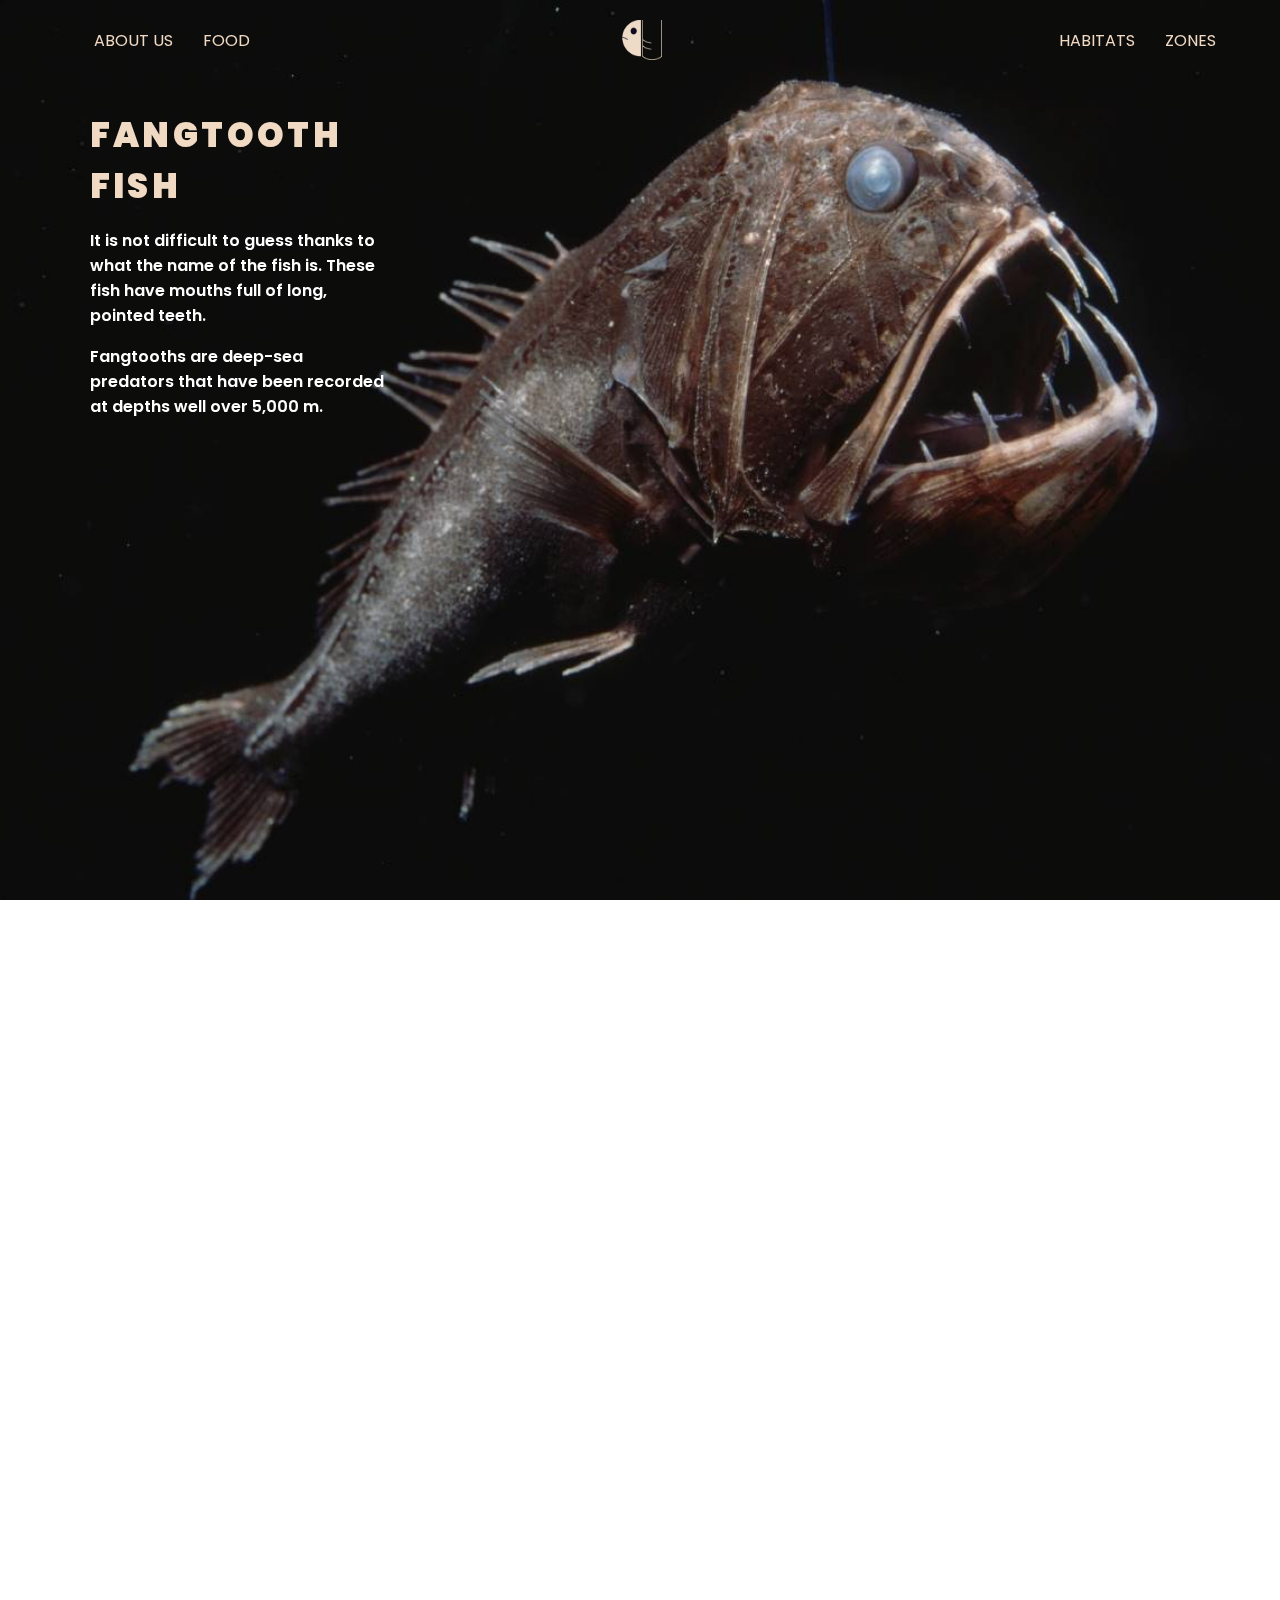
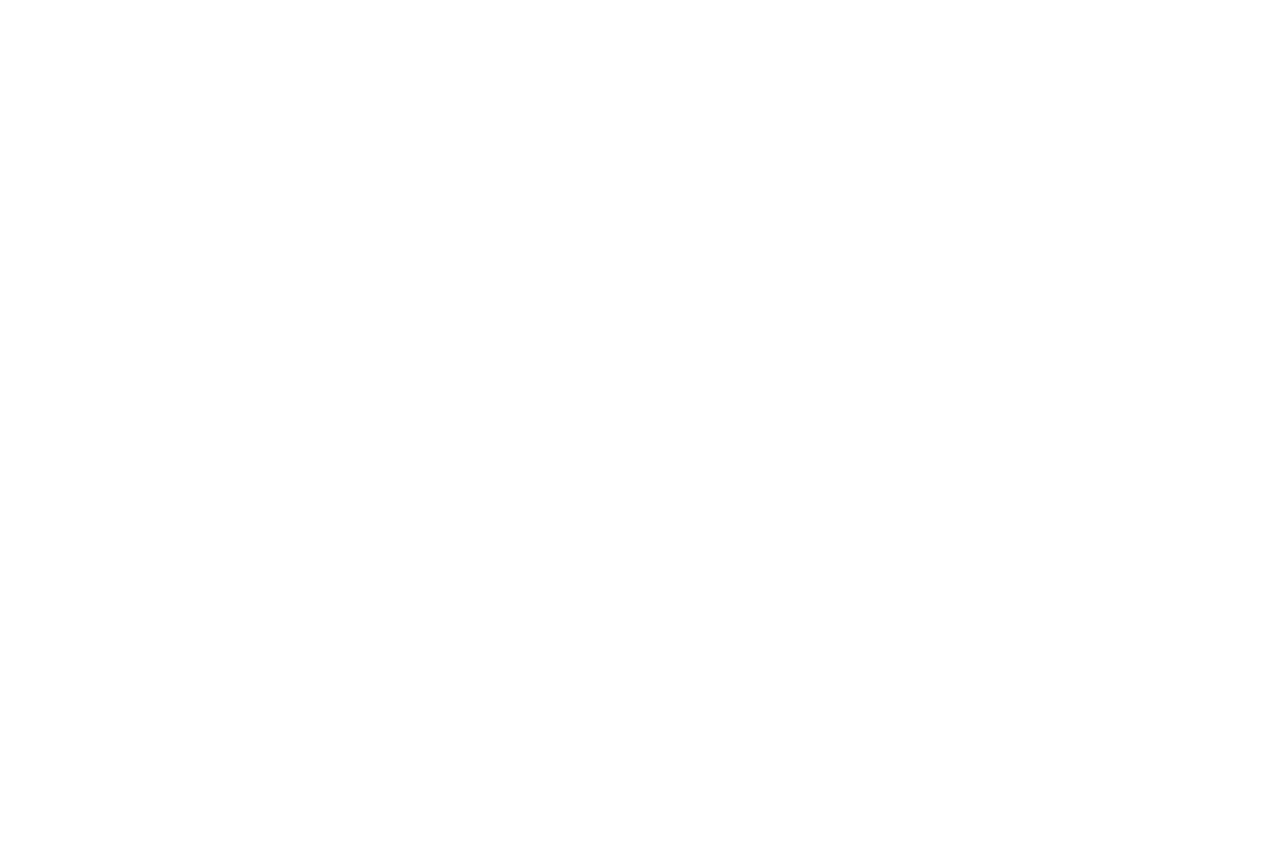
<file: fish8.html>
<!DOCTYPE html>
<html lang="en">
<head>
    <meta charset="UTF-8">
    <meta name="viewport" content="width=device-width, initial-scale=1.0">
    <title>Fangtooth Fish</title>
    <link rel="stylesheet" href="css/fish.css">
</head>
<body>
    
<!--HEADER STARTS-->
  <div class="header">




    <div class="menumain">

        <div class="outer-menu">
          <input class="checkbox-toggle" type="checkbox" />
          <div class="hamburger">
            <div></div>
          </div>

          <div class="menu">
              
            <div>
              <div>
                <ul>
                  
                  <a href="index.html">
                    <img src="img/logo.png" alt="logo" id="logoham" />
                  </a>
                  <li><a href="habitats.html">HABITATS</a></li>
                  <li><a href="food.html">FOOD</a></li>
                  <li><a href="aboutus.html">ABOUT US</a></li>
                  <li><a href="zones.html">ZONES</a></li>
      
                </ul>
              </div>
            </div>
          </div>
        </div>

      </div>




      <div class="logo">
        <a href="index.html">
          <img src="img/logo.png" alt="logo" id="logo"/>
        </a>

      </div>


    <div class="extension">
      
    </div>



  </div>

  
</div>


<!--HEADER ENDS-->

  <!--HEADER ENDS-->


  <!--body-->
<!--body-->
<div class="body1FANG" id="fishbackground1FANG">

  
    
<!--HEADER desktop start-->
  <div class="headerdesktop">

    <div class="menudekstop">
       
          <li><a href="aboutus.html" class="menuhover">ABOUT US</a></li>
          <li><a href="food.html" class="menuhover">FOOD</a></li>

        
      </div>

      <div class="logodekstop">
    
      
        <a href="index.html">
          <img src="img/logo2.png" alt="logo" class="logodekstop"/>
        </a>
      
      </div>



      <div class="menudekstop2">
        
        
          <li><a href="habitats.html" class="menuhover">HABITATS</a></li>
          <li><a href="zones.html" class="menuhover">ZONES</a></li>
        
      </div>
  </div>
  <div class="seafloortextmobileFANG">
    FANGTOOTH FISH
  </div>

      
      <div class="subtextFANG">

        <div class="foodtextFANG">
          FANGTOOTH FISH
        </div>
      
        <p class="txtwhite" >It is not difficult to guess thanks to what the name of the fish is. These fish have mouths full of long, pointed teeth. </p>
        <p class="txtwhite" >Fangtooths are deep-sea predators that have been recorded at depths well over 5,000 m.</p>

      </div>


     
      
</div>





<div class="body3article">




  <div class="articletext1">
   

    <p class="txtwhite1" style="font-size: 1.2em;">It is not difficult to guess thanks to what the name of the fish is. These fish have mouths full of long, pointed teeth. 
    </p>

      <p class="txtwhite">Fangtooths are deep-sea predators that have been recorded at depths well over 5,000 m.
        


    </p>

  </div>




  <div class="articletext1">


    <p class="txtwhite">Their huge mouths and very long teeth ensure that they are able to attack the prey they find in the very large, food-poor depths of the sea.

    </p>


  </div>


  <div class="video1">
    <iframe width="100%" height="260" src="https://www.youtube.com/embed/zkBJ-IMtWh8" frameborder="0" allow="accelerometer; autoplay; clipboard-write; encrypted-media; gyroscope; picture-in-picture" allowfullscreen></iframe>
  </div>


  <div class="itemarticle4 box-1">

      <img src="img/FANGcut.png" alt="image" class="itemarticle4FANG" />
    </a>
  </div>





  <div class="articletext1">

    <p class="txtwhite1" style="font-size: 1.3em;">These fish do not have organs or light-producing cells that are used to communicate with or attract prey.  </p>

    <p class="txtwhite"> Instead, they rely heavily on their sense of smell and take advantage of even the tiniest sunlight that can reach the depths.

    </p>

      <p class="txtwhite">They reproduce through external fertilization, in which the females release their eggs while the males simultaneously release sperm into open water. Although they look fierce, they are harmless to humans. </p>


        
  </div>


</div>  

  

<!--body ends-->

  <!--body desktop-->

  <div class="bodydesktopmenu">

    <div class="bodydesktopmenu1stline">

      <div class="articleimagedesktoptext">

          <p class="txtwhiteANG">
            Their huge mouths and very long teeth ensure that they are able to attack the prey they find in the very large, food-poor depths of the sea.
          </p>
   
      </div>  
  
  
      <div class="articleimagedesktop" >
        
        <iframe width="100%" height="100%" src="https://www.youtube.com/embed/zkBJ-IMtWh8" frameborder="0" allow="accelerometer; autoplay; clipboard-write; encrypted-media; gyroscope; picture-in-picture" allowfullscreen></iframe>
     
      </div>

    </div>



    <div class="bodydesktopmenu2stline">

      <div class="articleimagedesktoptext88">
  

   
  
          <img src="img/FANGcut.png" alt="" class="picturein3FANG">
   
      </div>  
  
  
      <div class="articleimagedesktop">
        
 
        <p class="txtwhite1" style="font-size: 1.3em;" >
          These fish do not have organs or light-producing cells that are used to communicate with or attract prey. 
        </p>
        <p class="txtwhite">
          Instead, they rely heavily on their sense of smell and take advantage of even the tiniest sunlight that can reach the depths.
        </p>
            
        <p class="txtwhite">
          They reproduce through external fertilization, in which the females release their eggs while the males simultaneously release sperm into open water. Although they look fierce, they are harmless to humans.
          <p>
     
      </div>

    </div>


  </div>

<!--body  desktopends-->

</body>
</html>
</file>
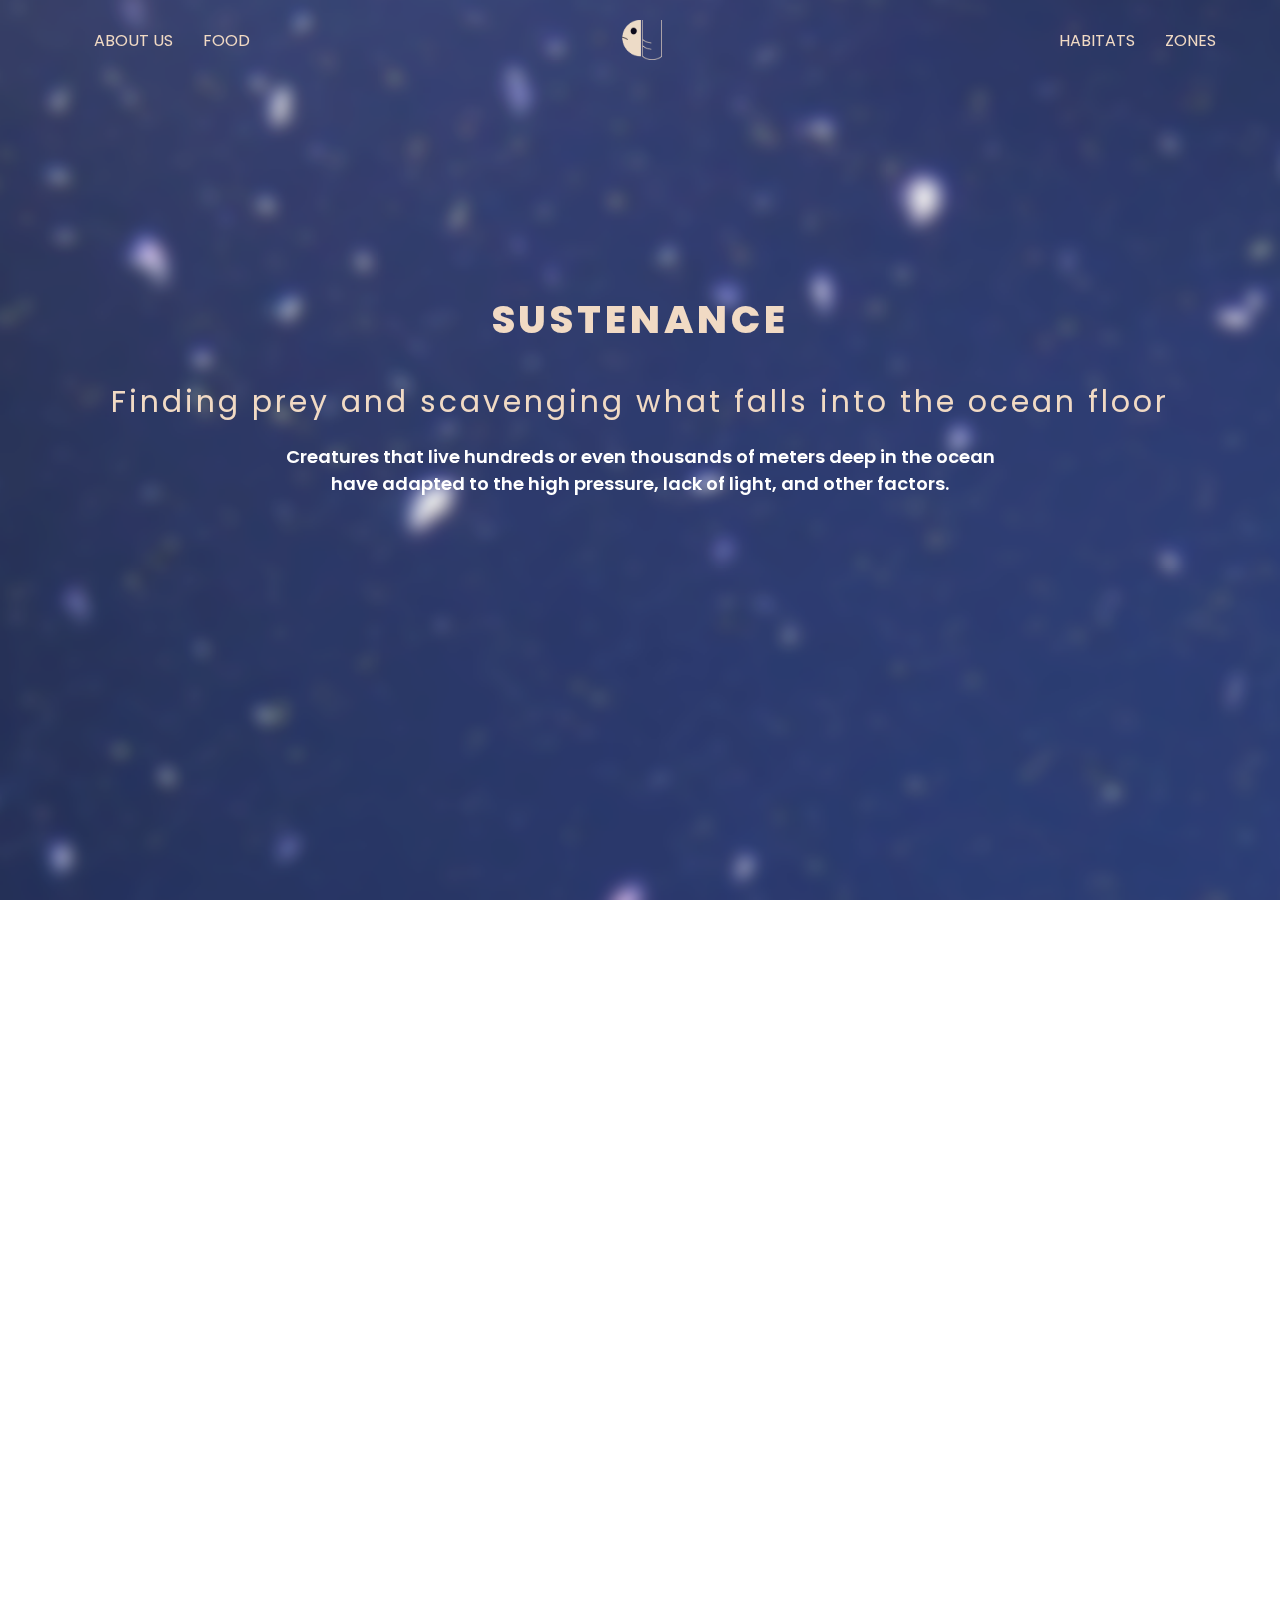
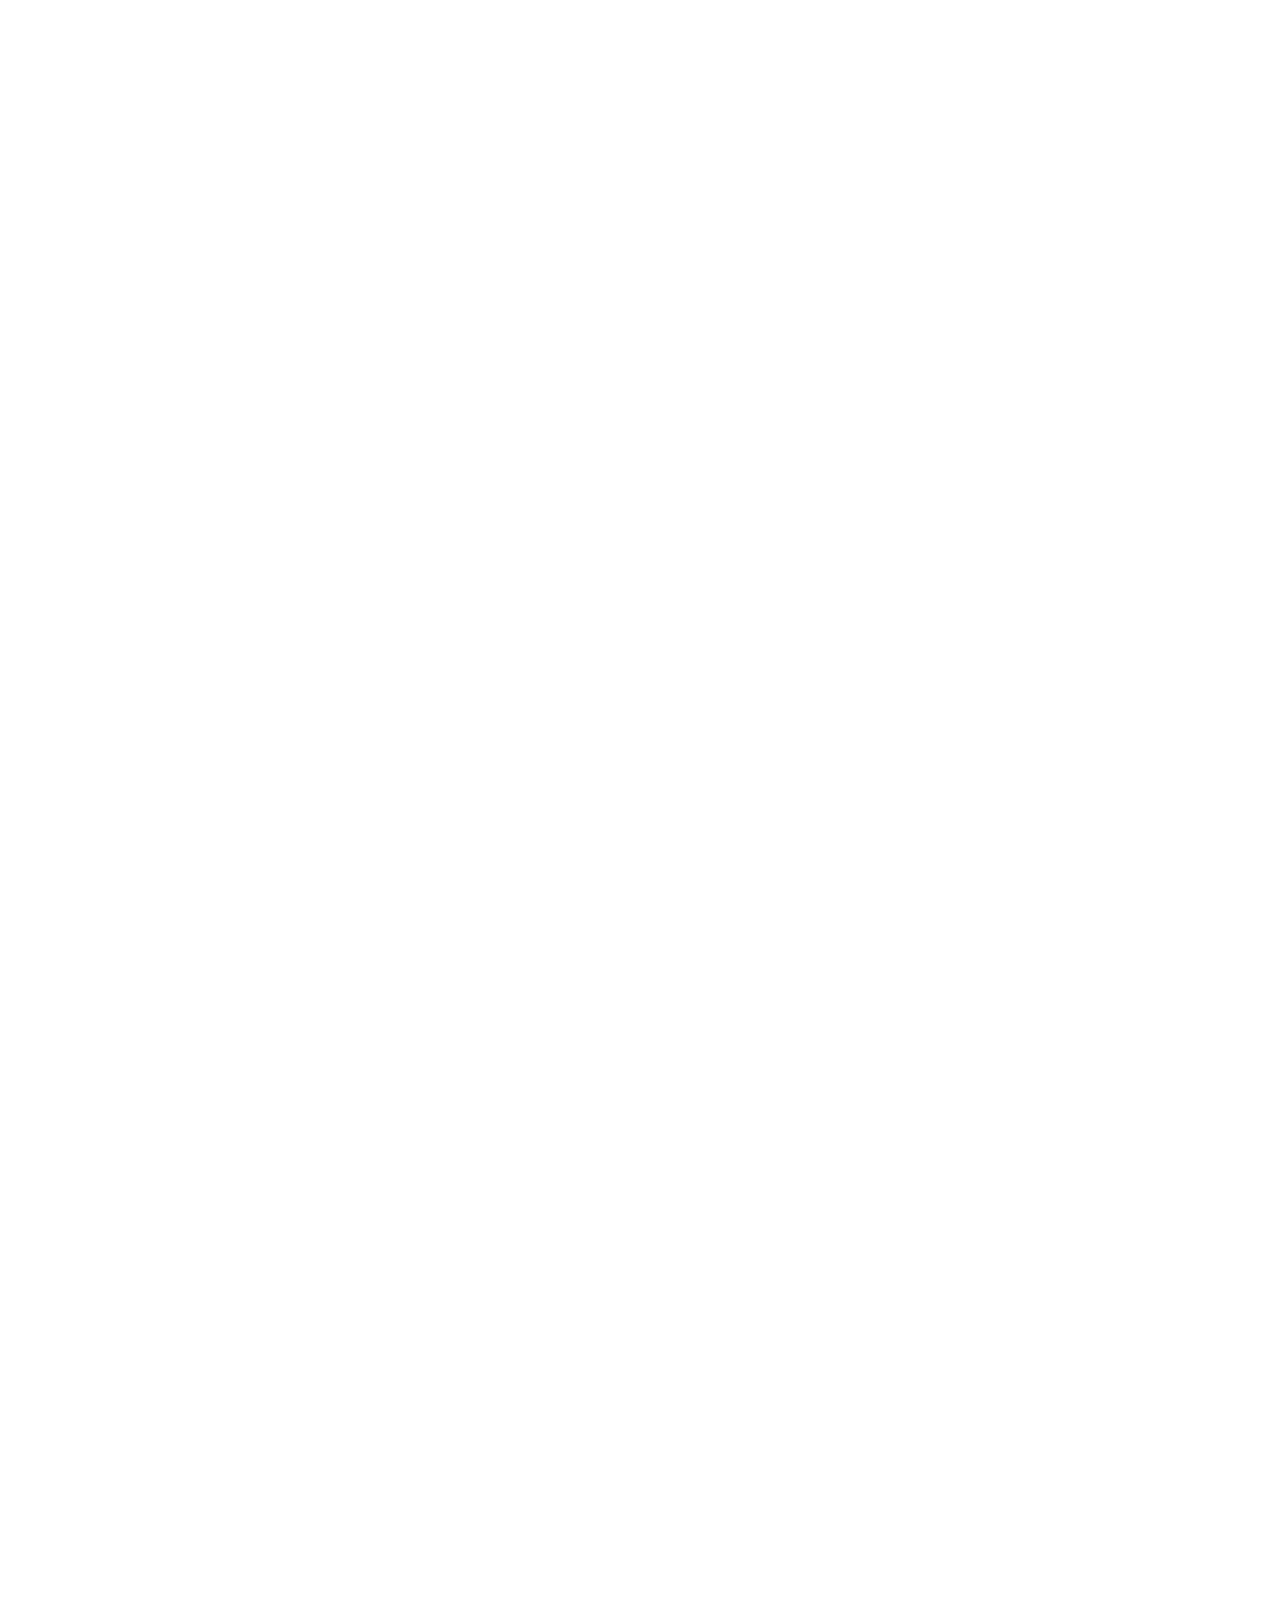
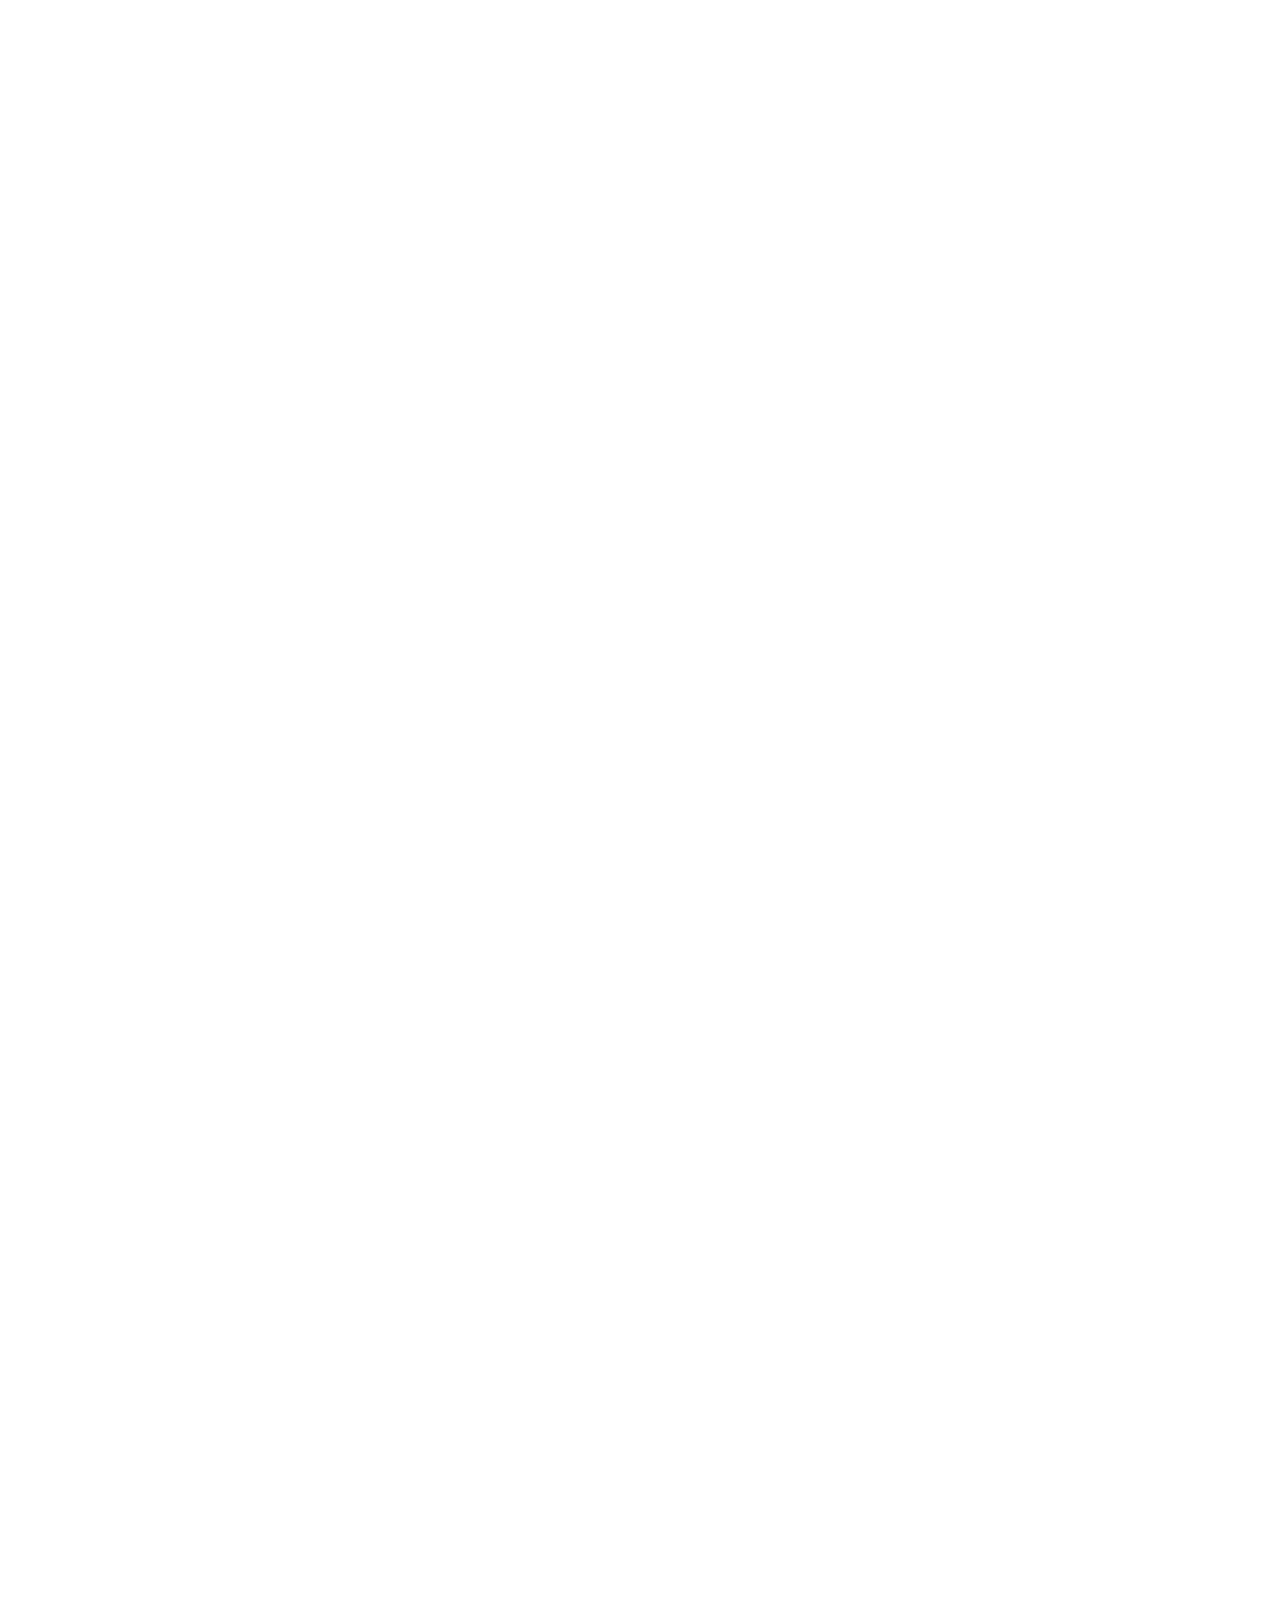
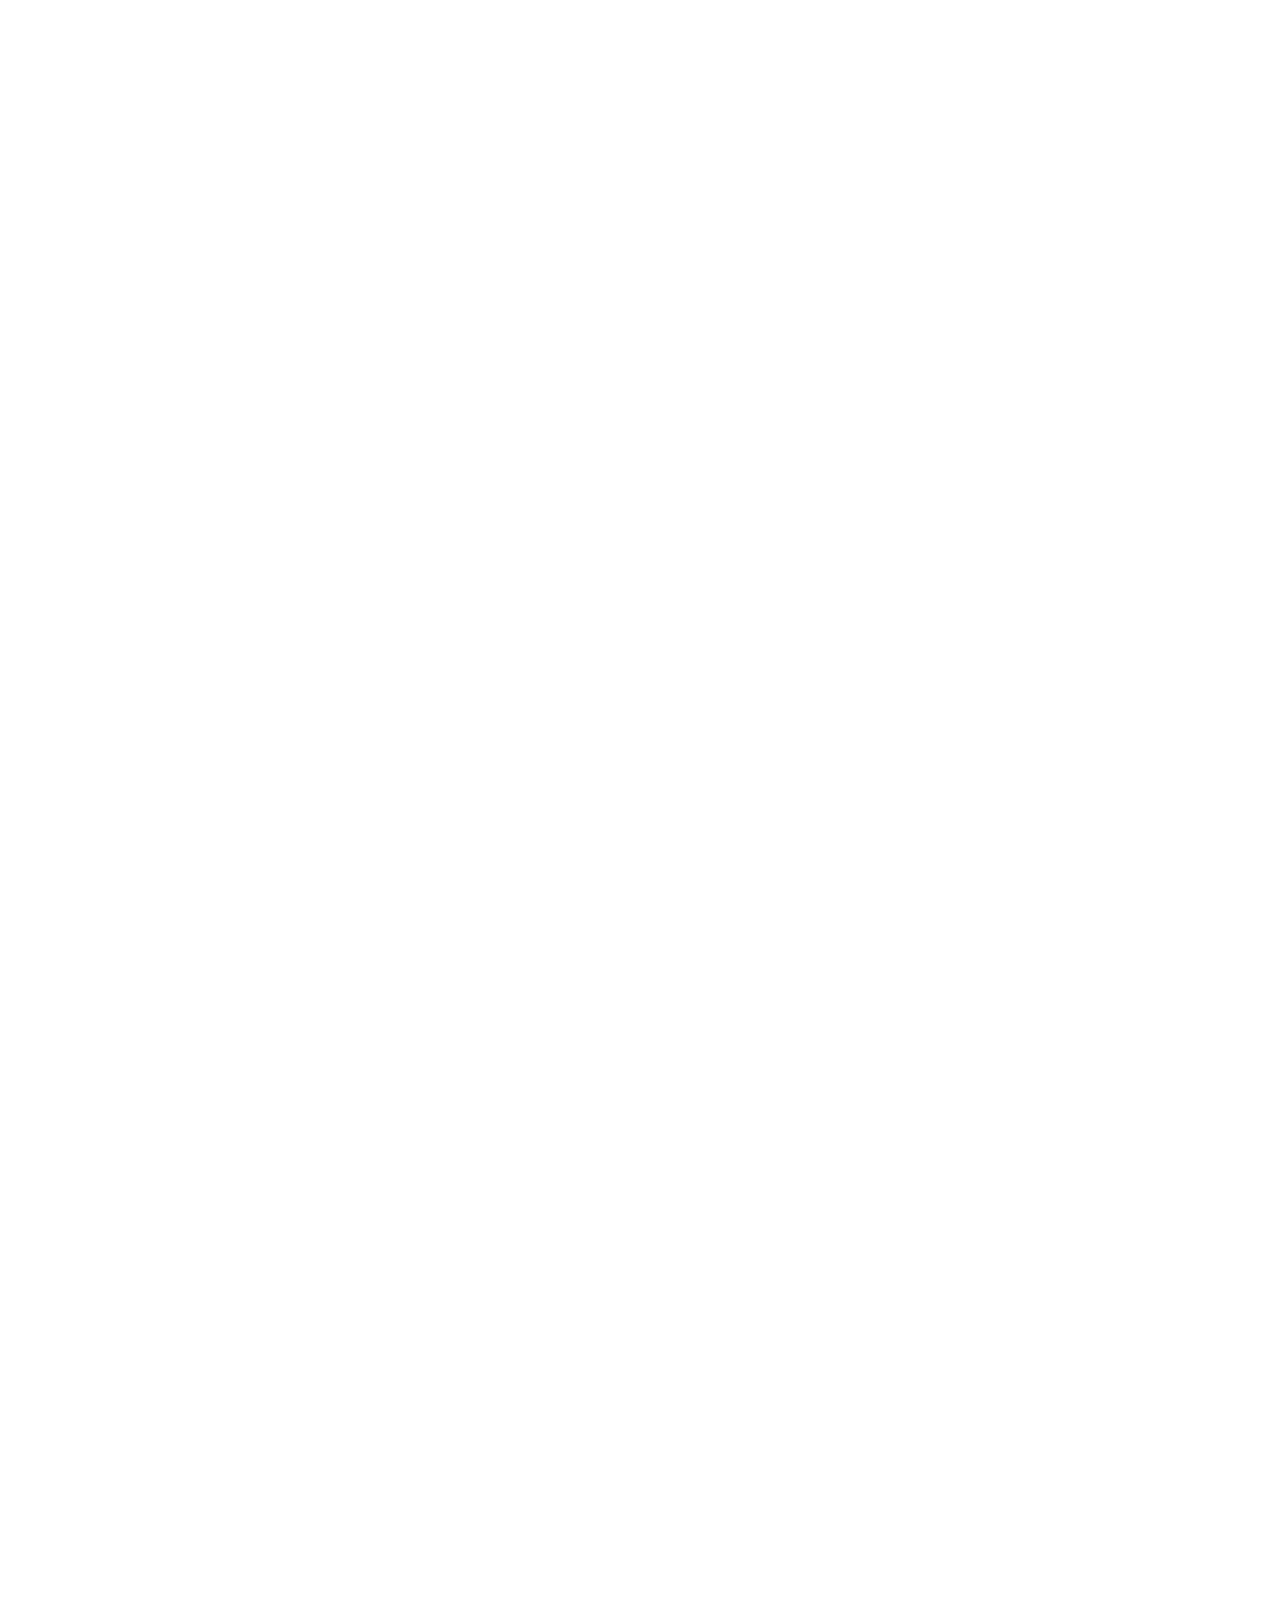
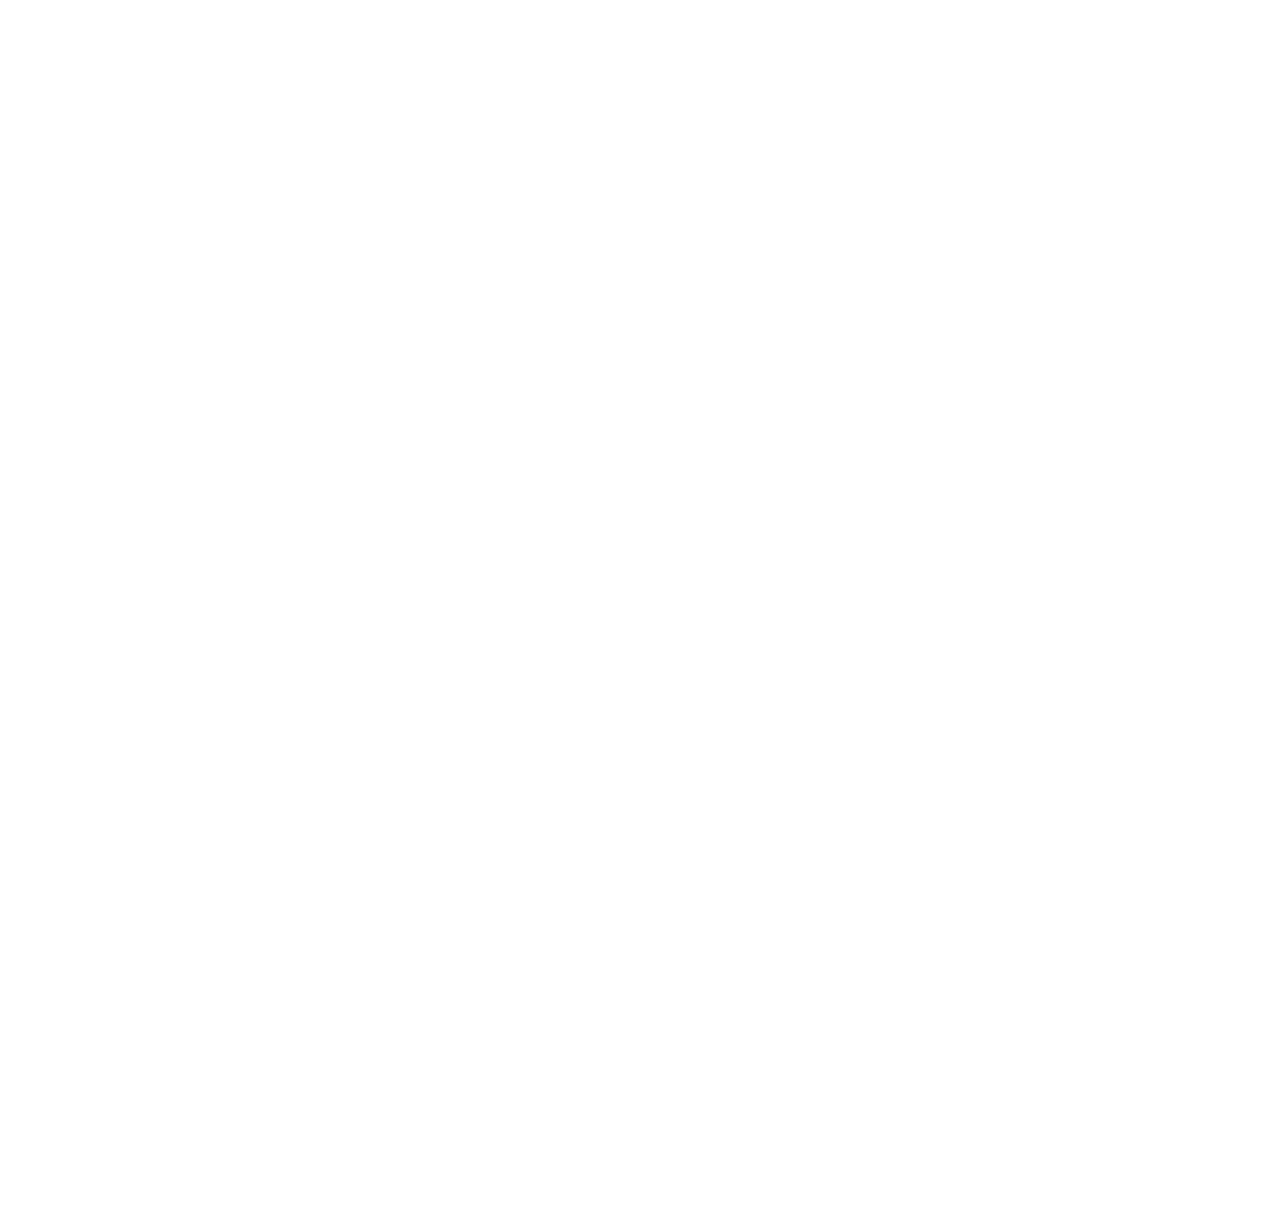
<file: food.html>
<!DOCTYPE html>
<html lang="en">
<head>
    <meta charset="UTF-8">
    <meta name="viewport" content="width=device-width, initial-scale=1.0">
    <title>Sustenance</title>
    <link rel="stylesheet" href="css/menupage.css">
</head>
<body>
    
<!--HEADER STARTS-->
  <div class="header">




    <div class="menumain">

        <div class="outer-menu">
          <input class="checkbox-toggle" type="checkbox" />
          <div class="hamburger">
            <div></div>
          </div>

          <div class="menu">
              
            <div>
              <div>
                <ul>
                  
                  <a href="index.html">
                    <img src="img/logo.png" alt="logo" id="logoham" />
                  </a>
                  <li><a href="habitats.html">HABITATS</a></li>
                  <li><a href="food.html">FOOD</a></li>
                  <li><a href="aboutus.html">ABOUT US</a></li>
                  <li><a href="zones.html">ZONES</a></li>
      
                </ul>
              </div>
            </div>
          </div>
        </div>

      </div>




      <div class="logo">
        <a href="index.html">
          <img src="img/logo.png" alt="logo" id="logo"/>
        </a>

      </div>


    <div class="extension">
      
    </div>



  </div>

  
</div>


<!--HEADER ENDS-->

  <!--HEADER ENDS-->


  <!--body-->
<!--body-->
<div class="mobile1food">
  <div class="body1food">
<!--HEADER desktop start-->
    <div class="headerdesktop">

      <div class="menudekstop">
        
            <li><a href="aboutus.html" class="menuhover">ABOUT US</a></li>
            <li><a href="food.html" class="menuhover">FOOD</a></li>

          
      </div>

      <div class="logodekstop">
      
          <a href="index.html">
            <img src="img/logo2.png" alt="logo" class="logodekstop"/>
          </a>
        
      </div>

      <div class="menudekstop2">
          
            <li><a href="habitats.html" class="menuhover">HABITATS</a></li>
            <li><a href="zones.html" class="menuhover">ZONES</a></li>
          
      </div>

    </div>
 
 
    
    <div class="subtextsuste">

       <div class="foodtext">
          SUSTENANCE
       </div>
       
       <div class="lowertext-desktop">
        <p> Finding prey and scavenging what falls into the ocean floor</p>
        
       </div>
        <div class="white-subtext-food-desktop">
          <p>Creatures that live hundreds or even thousands of meters deep in the ocean <br> have adapted to the high pressure,
            lack of light, and other factors. </p>
        </div>

    </div>


    <div class="subtextfood">

        <div class="sustenance">
          <p> SUSTENANCE</p> 
        </div>
      
        <div class="lowertext">
        <p> Finding prey and scavenging what falls into the ocean floor</p>
        
      </div>
        <div class="white-subtext-food">
          <p>Creatures that live hundreds or even thousands of meters deep in the ocean have adapted to the high pressure,
            lack of light, and other factors. </p>
        </div>

    </div>
  </div>
</div>





<div class="body3article">




  <div class="articletext1">
    <h1>Marine snow </h1>

    <p class="txtwhite" style="font-size: 1.3em;">For much of the deep ocean, food rains down from above in the form of marine snow. 
    </p>

      <p class="txtwhite">The term ‘marine snow’ is used for all sorts of things in the ocean that start at the top or middle layers of water and slowly drift to the seafloor.
    </p>

        <p class="txtwhite">
            This mostly includes waste, such as dead and decomposing animals, poop, 
            silt and other organic items washed into the sea from land.</p>
  </div>



  <div class="itemarticle3 box-1">
    <a href="index.html">
      <img src="img/marine_snow.jpg" alt="image" class="itemarticle" />
    </a>
  </div>


  <div class="video0">
    <iframe width="100%" height="350" src="https://www.youtube.com/embed/Lt8rDz0vx2o" frameborder="0" allow="accelerometer; autoplay; clipboard-write; encrypted-media; gyroscope; picture-in-picture" allowfullscreen></iframe>
  </div>







  <div class="articletext1">
    <h1>Bioluminescence  </h1>
  </div>
    
  <div class="itemarticle4 box-1">
    <a href="index.html">
      <img src="img/jellyfish-noaa.jpg" alt="image" class="itemarticle4" />
    </a>
  </div>
  <div class="articletext1">


    <p class="txtwhite" style="font-size: 1.3em;">In a deep, dark world anything that lights up stands out. But in fact, producing light in the deep is the norm rather than the exception. 
    </p>

      <p class="txtwhite">Some creatures produce their own light to snag a meal or find a mate in a process called bioluminescence. </p>


  </div>


  <div class="video1">
    <iframe width="100%" height="260" src="https://www.youtube.com/embed/TYY4Ic8jFJo" frameborder="0" allow="accelerometer; autoplay; clipboard-write; encrypted-media; gyroscope; picture-in-picture" allowfullscreen></iframe>
  </div>


  <div class="itemarticle4 box-1">
    <a href="index.html">
      <img src="img/shutterstock_682265785_4.2e16d0ba.fill-1600x775.jpg" alt="image" class="itemarticle4" />
    </a>
  </div>





  <div class="articletext1">

    <h1>Vertical Migrations   </h1>

    <p class="txtwhite" style="font-size: 1.3em;"> In the deep-sea food is scarce, but it is also a great place to hide in the dark away from hungry predators.

    </p>

      <p class="txtwhite">Some creatures have adapted a way of life that takes advantage of both the plentiful surface waters and the safety of the deep. It’s called vertical migration.  </p>


        
  </div>

  <div class="itemarticle2 box-1">
    <a href="index.html">
      <img src="img/bacteria.jpg" alt="image" class="itemarticle2" />
    </a>
  </div>



  <div class="articletext1">


    <p class="txtwhite" >As the sun sets, fish and zooplankton make massive migrations from the depths up to the ocean’s surface.
       Despite their small size, these creatures can travel hundreds of meters in just a few hours.  </p>

  </div>
       
      <div class="video4">
        <iframe width="100%" height="350" src="https://www.youtube.com/embed/IT5_FzF6c_Y" frameborder="0" allow="accelerometer; autoplay; clipboard-write; encrypted-media; gyroscope; picture-in-picture" allowfullscreen></iframe>
      </div>
      
  <div class="articletext1">
      <p class="txtwhite" style="font-size: 1.3em;">Under the light of the moon they feast on the phytoplankton that grew during the day. Then, when the sun comes out and there is enough light for predators to see them again, the zooplankton return to the deep darkness. 
    </p>

        <p class="txtwhite">
            Often, this repeats every single day. Vertical migrations are likely the largest daily migration on the planet. 
        </p>
  </div>
      
 


  <div class="itemarticle4 box-1">

      <img src="img/bluefin fish_NOAA_Danilo Cedrone 1999 Sicily.jpg" alt="image" class="itemarticle3" />

  </div>

</div>  


  

<!--body ends-->

  <!--body desktop-->

  <div class="bodydesktopmenu">

    <div class="bodydesktopmenu1stline">

      <div class="articleimagedesktoptext">
      <h1>Marine snow </h1>

      <p class="txtwhite" style="font-size: 1.3em;">For much of the deep ocean, food rains down from above in the form of marine snow. 
      </p>
  
        <p class="txtwhite">The term ‘marine snow’ is used for all sorts of things in the ocean that start at the top or middle layers of water and slowly drift to the seafloor.
      </p>
  
          <p class="txtwhite">
              This mostly includes waste, such as dead and decomposing animals, poop, 
              silt and other organic items washed into the sea from land.</p>
   
      </div>  
  
  
      <div class="articleimagedesktop">
        
          <img src="img/marine_snow.jpg" alt="image" class="picturein" />
     
      </div>

    </div>

    <div class="bodydesktopmenu2">
      <iframe width="100%" height="850" src="https://www.youtube.com/embed/Lt8rDz0vx2o" frameborder="0" allow="accelerometer; autoplay; clipboard-write; encrypted-media; gyroscope; picture-in-picture" allowfullscreen></iframe>
    </div>


    


        
    <div class="bodydesktopmenu3stline">
          <div class="articleimagedesktop3">
                
            <img src="img/ocean-medicine21.jpg" alt="image" class="picturein3" />
  
           </div>
   
 



        <div class="articleimagedesktoptext3">
          <h1>Bioluminescence     </h1>

          <p class="txtwhite">In a deep, dark world anything that lights up stands out. But in fact, producing light in the deep is the norm rather than the exception.
            Some creatures produce their own light to snag a meal or find a mate in a process called bioluminescence.
          </p>
      
      
              
      
          </div>  



            <div class="articleimagedesktop3">
                
              <img src="img/jellyfish-noaa.jpg" alt="image" class="picturein3" />
        
            </div>

    </div>


    <div class="bodydesktopmenu22">
      <iframe width="100%" height="850" src="https://www.youtube.com/embed/TYY4Ic8jFJo" frameborder="0" allow="accelerometer; autoplay; clipboard-write; encrypted-media; gyroscope; picture-in-picture" allowfullscreen></iframe>
    </div>

    

    <div class="bodydesktopmenu4stline">

      <div class="articleimagedesktoptext4">
      <h1>Vertical Migrations </h1>

      <p class="txtwhite">In the deep-sea food is scarce, but it is also a great place to hide in the dark away from hungry predators.
        Some creatures have adapted a way of life that takes advantage of both the plentiful surface waters and the safety of the deep. It’s called vertical migration.
      </p>
  

   
      </div>  
  
  
      <div class="articleimagedesktop4">
        
          <img src="img/shutterstock_682265785_4.2e16d0ba.fill-1600x775.jpg" alt="image" class="picturein4" />
     
      </div>

    </div>

    <div class="bodydesktopmenu4stline">

      <div class="articleimagedesktoptext4">
      <p class="txtwhite" style="font-size: 1.5em;"> As the sun sets, fish and zooplankton make massive migrations from the depths up to the ocean’s surface. 
      </p>

      <p class="txtwhite">Despite their small size, these creatures can travel hundreds of meters in just a few hours.Under the light of the moon they feast on the phytoplankton that grew during the day. 
        Then, when the sun comes out and there is enough light for predators to see them again, the zooplankton return to the deep darkness.
      </p>
  

   
      </div>  
  
  
      <div class="articleimagedesktop4">
        
          <img src="img/bacteria.jpg" alt="image" class="picturein4" />
     
      </div>

    </div>





    <div class="bodydesktopmenu4stline">

      <div class="articleimagedesktoptext4">
  

      <p class="txtwhite">Often, this repeats every single day. Vertical migrations are likely the largest daily migration on the planet.


      </p>
  

   
      </div>  
  
  
      <div class="articleimagedesktop4">
        
          <img src="img/bluefin fish_NOAA_Danilo Cedrone 1999 Sicily.jpg" alt="image" class="picturein4" />
     
      </div>

    </div>



    <div class="bodydesktopmenu222">
      <iframe width="100%" height="850" src="https://www.youtube.com/embed/IT5_FzF6c_Y" frameborder="0" allow="accelerometer; autoplay; clipboard-write; encrypted-media; gyroscope; picture-in-picture" allowfullscreen></iframe>
    </div>


    








  </div>

<!--body  desktopends-->


    
</body>
</html>
</file>
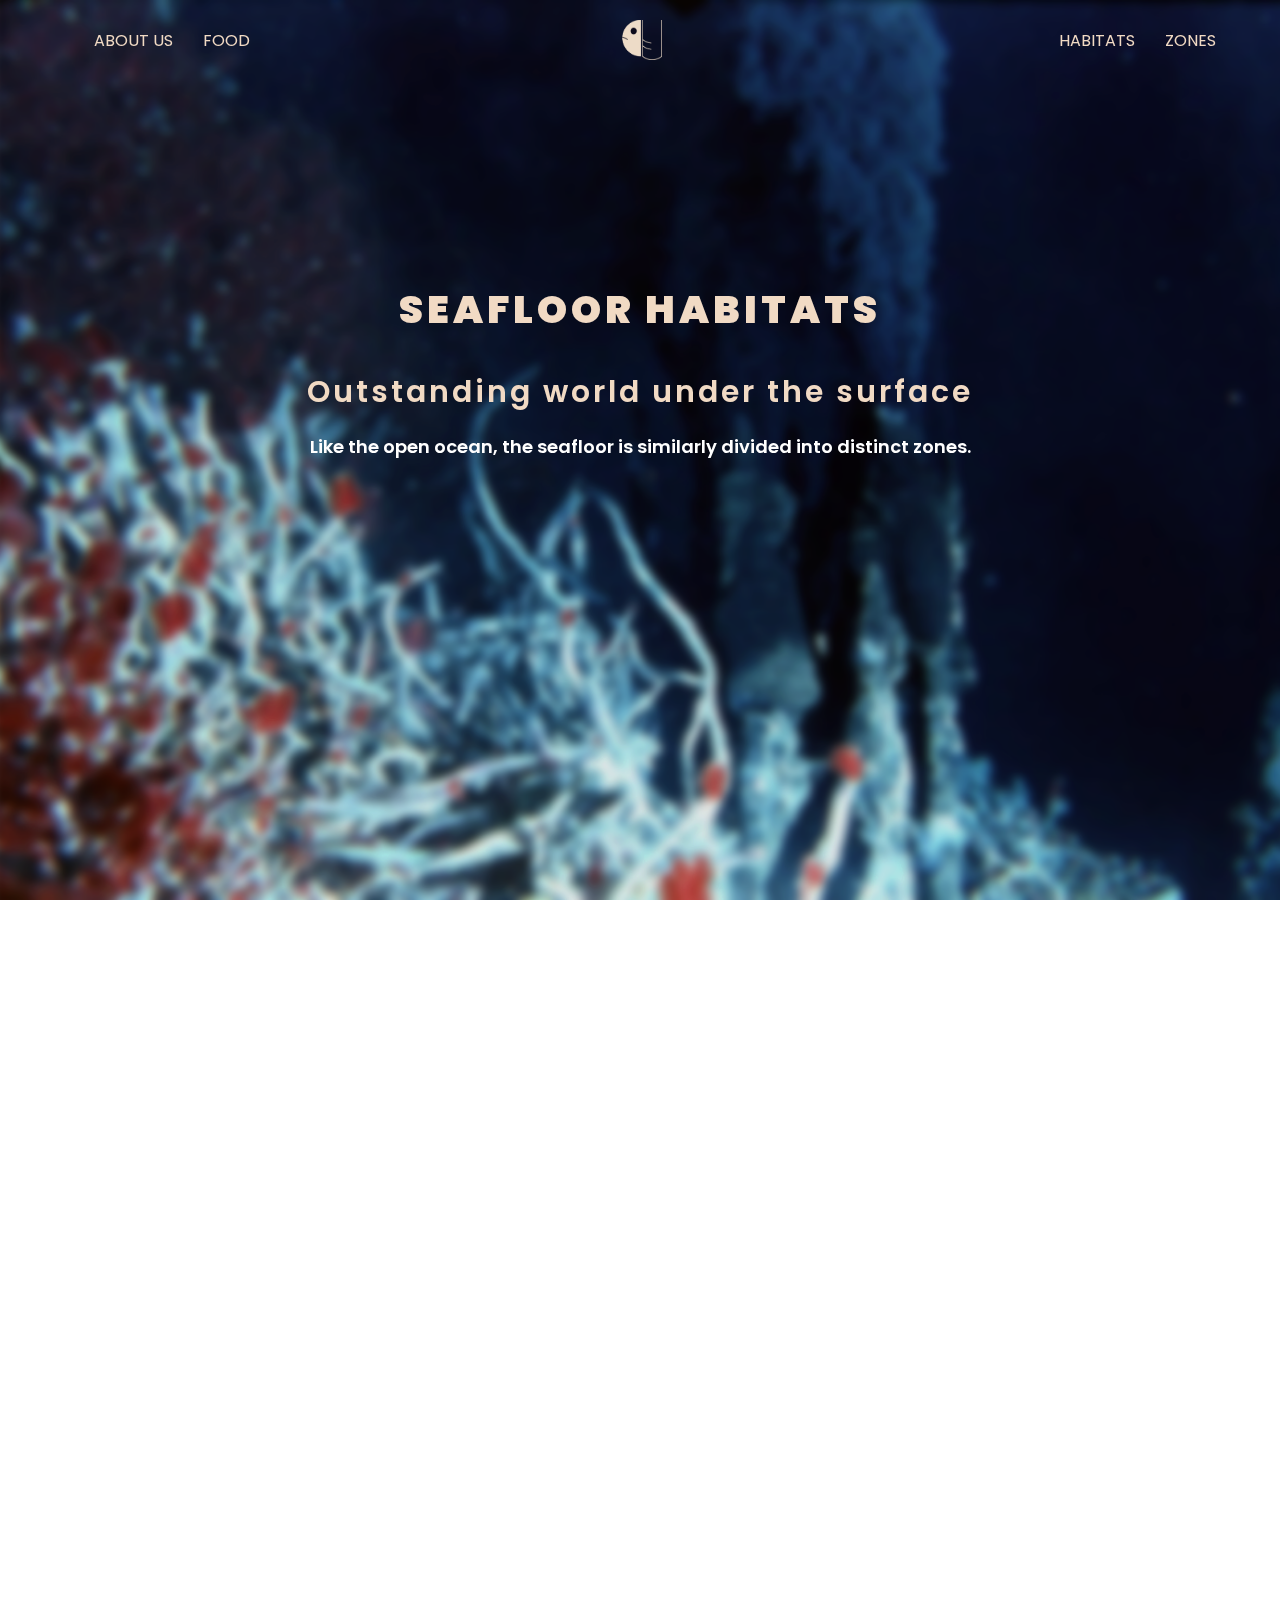
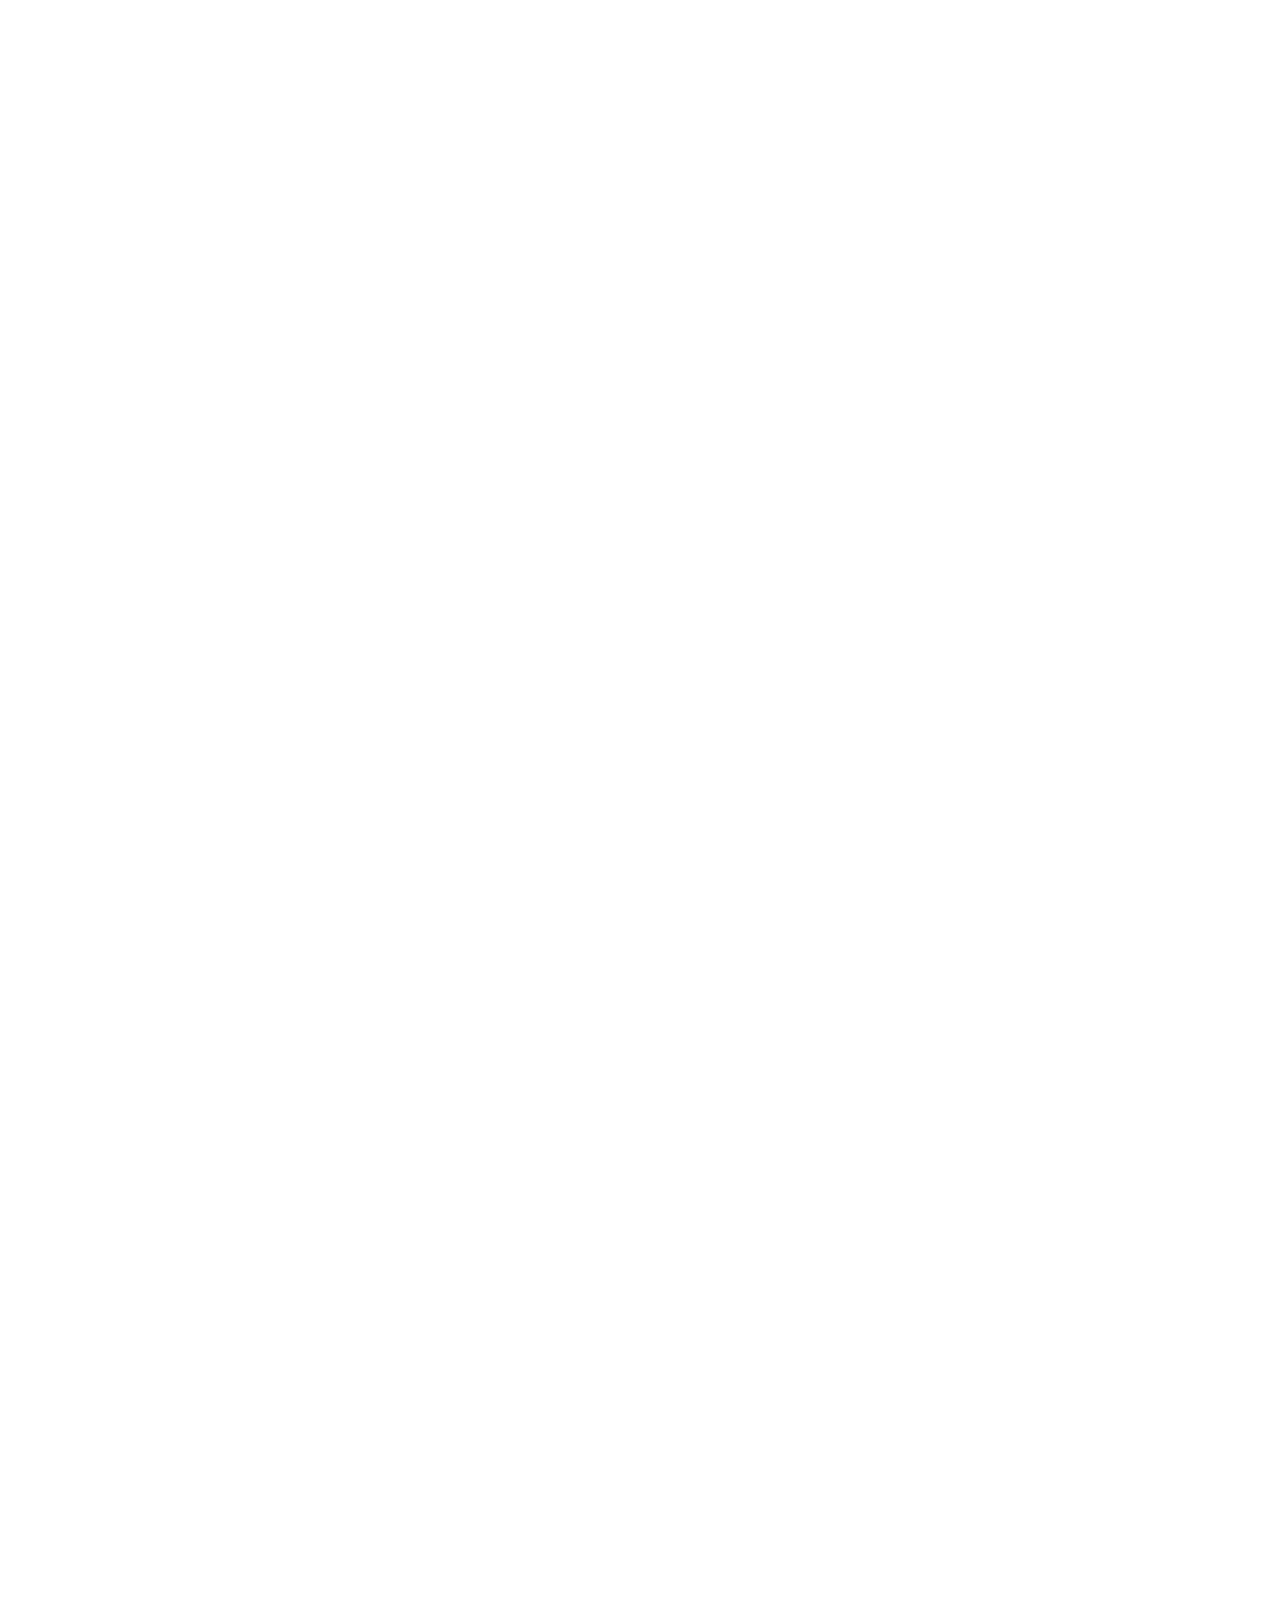
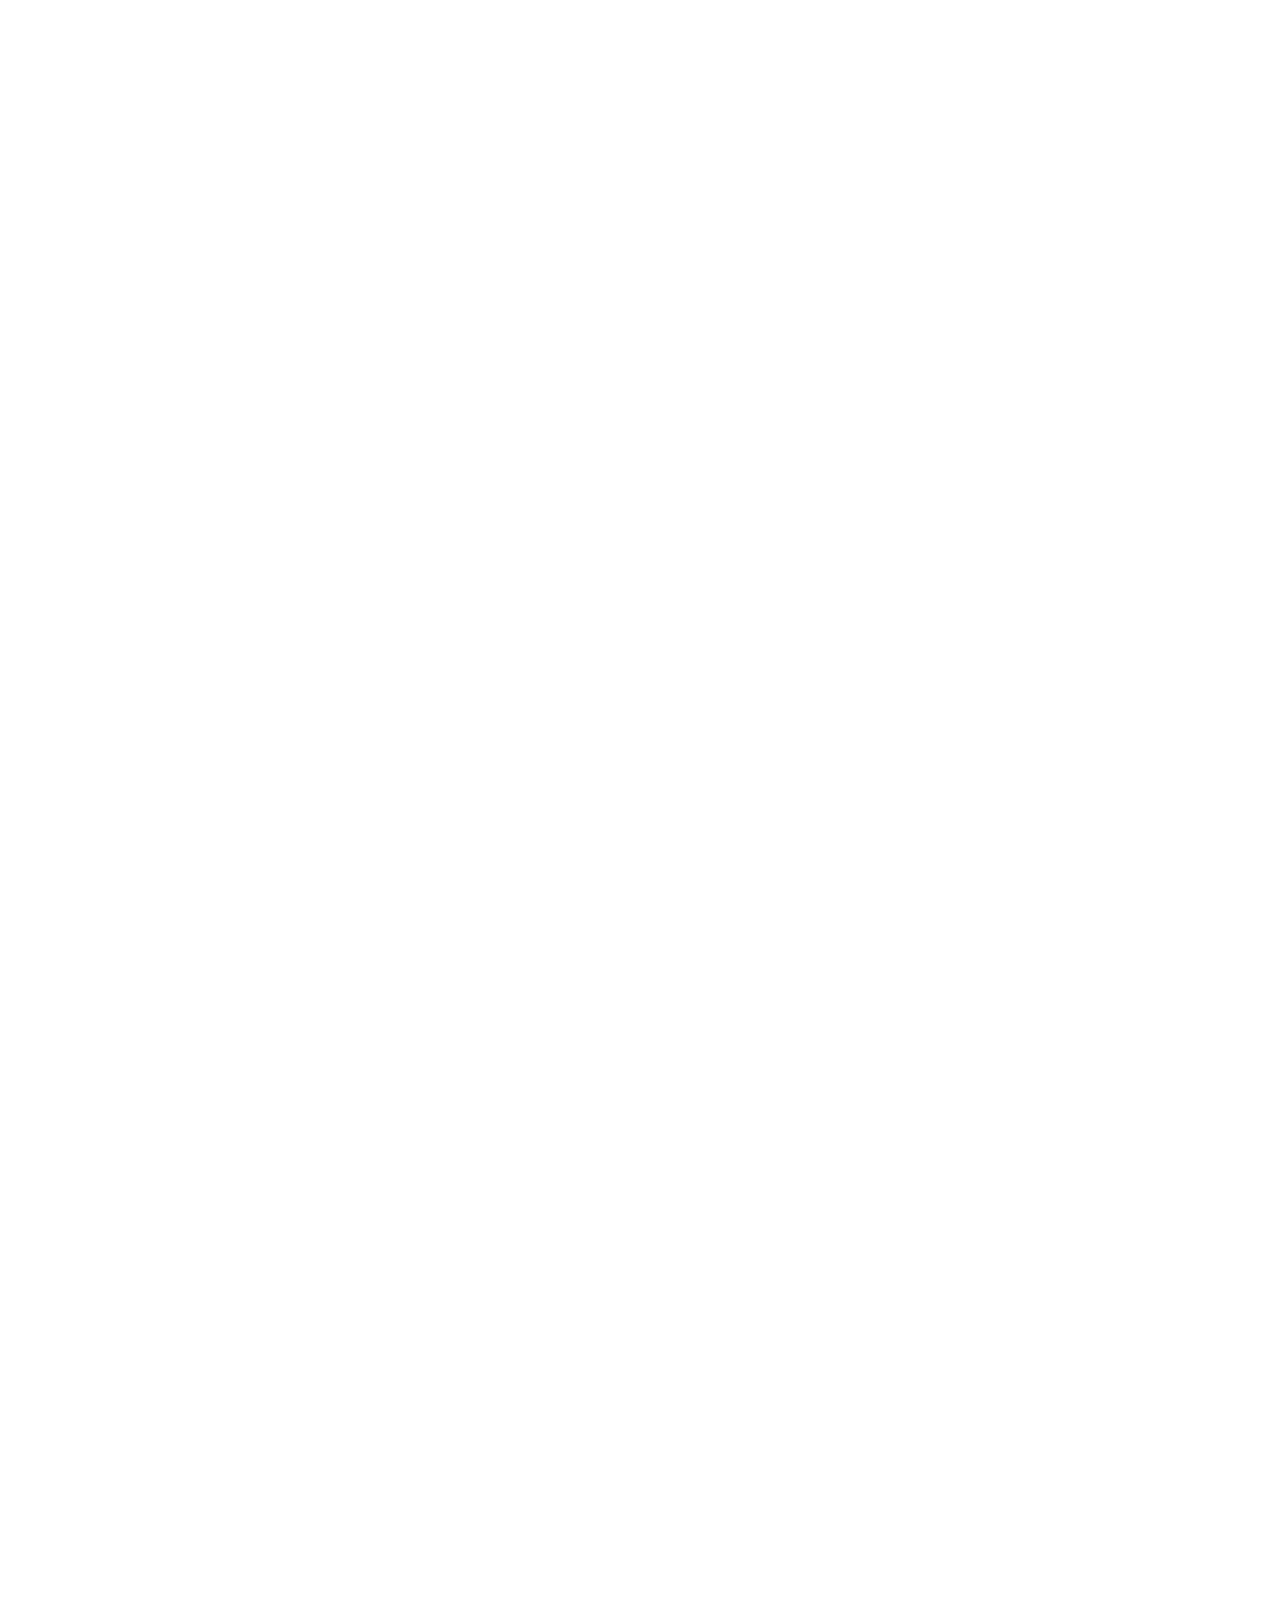
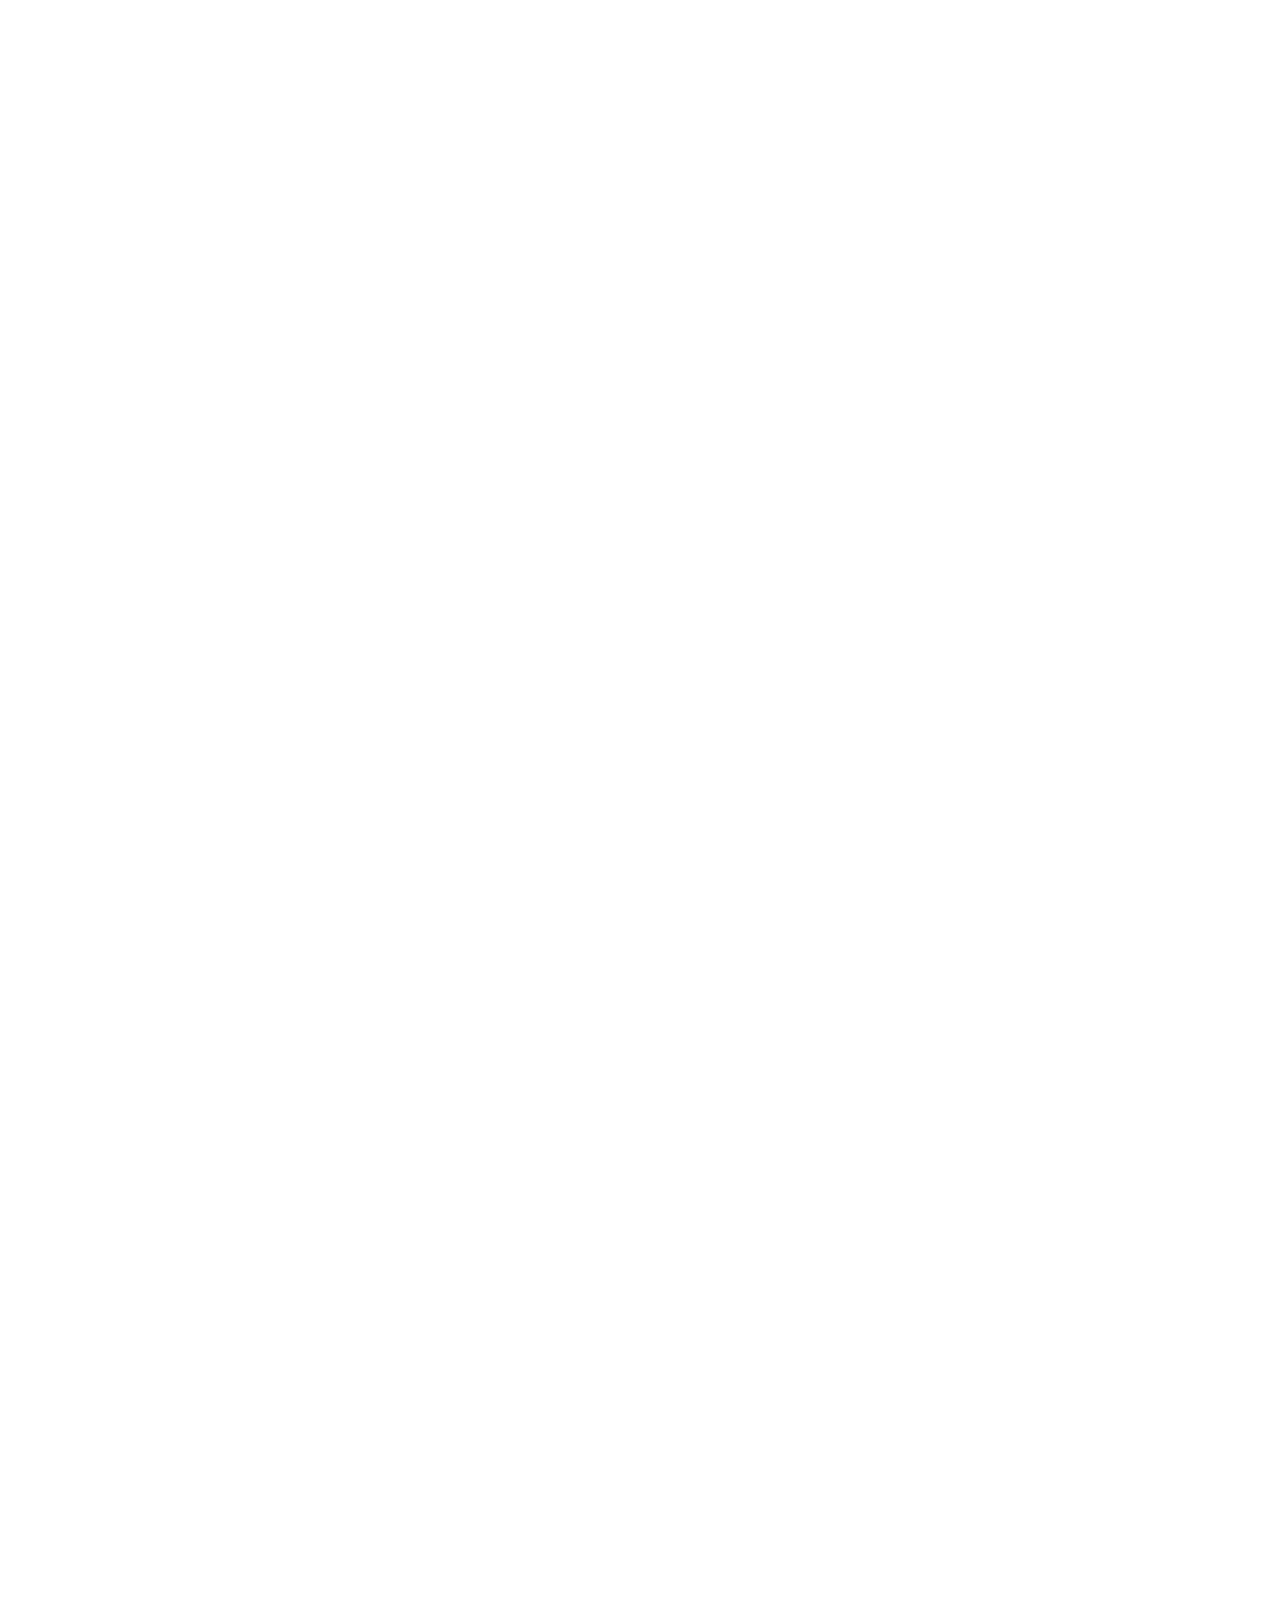
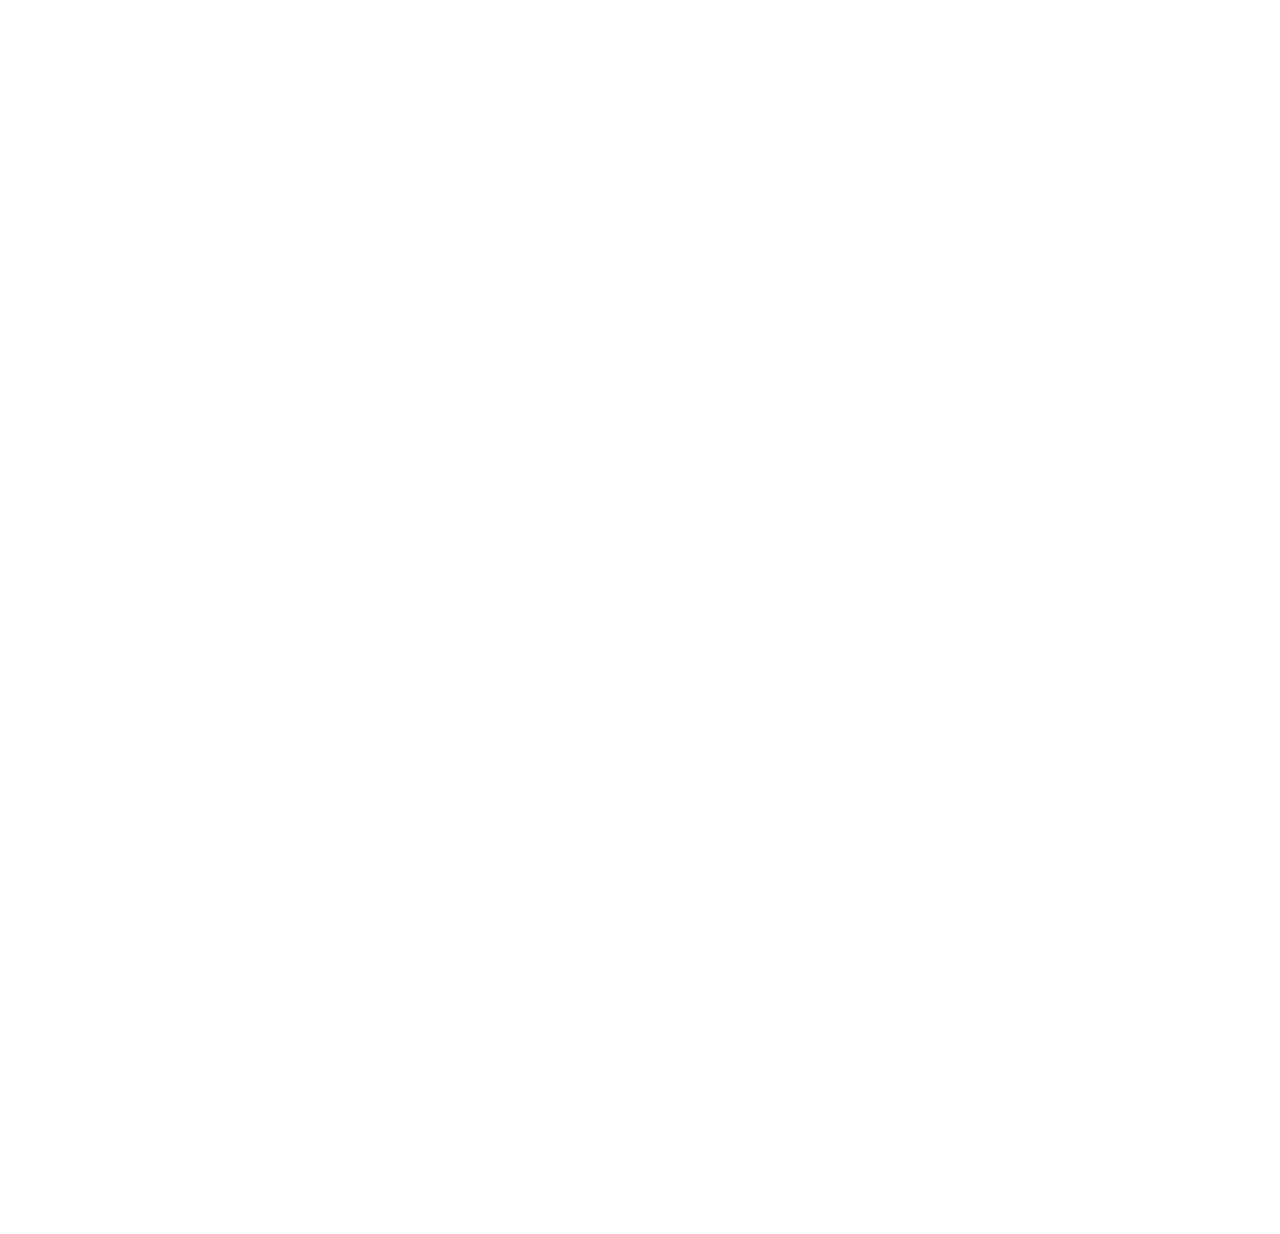
<file: habitats.html>
<!DOCTYPE html>
<html lang="en">
<head>
    <meta charset="UTF-8">
    <meta name="viewport" content="width=device-width, initial-scale=1.0">
    <title>Habitats</title>
    <link rel="stylesheet" href="css/menupage.css">
</head>
<body>
    
<!--HEADER STARTS-->
  <div class="header">




    <div class="menumain">

        <div class="outer-menu">
          <input class="checkbox-toggle" type="checkbox" />
          <div class="hamburger">
            <div></div>
          </div>

          <div class="menu">
              
            <div>
              <div>
                <ul>
                  
                  <a href="index.html">
                    <img src="img/logo.png" alt="logo" id="logoham" />
                  </a>
                  <li><a href="habitats.html">HABITATS</a></li>
                  <li><a href="food.html">FOOD</a></li>
                  <li><a href="about us.html">ABOUT US</a></li>
                  <li><a href="zones.html">ZONES</a></li>
      
                </ul>
              </div>
            </div>
          </div>
        </div>

      </div>




      <div class="logo">
        <a href="index.html">
          <img src="img/logo.png" alt="logo" id="logo"/>
        </a>

      </div>


    <div class="extension">
      
    </div>



  </div>
  <!--HEADER ENDS-->


  <!--body-->
<!--body-->

    
  <div class="body1article" id="body1articledesktop"> 
  <div class="mobilebody1">
      <!--HEADER desktop start-->
      <div class="headerdesktop">

        <div class="menudekstop">
          
              <li><a href="aboutus.html" class="menuhover">ABOUT US</a></li>
              <li><a href="food.html" class="menuhover">FOOD</a></li>

            
          </div>

          <div class="logodekstop">
        
          
            <a href="index.html">
              <img src="img/logo2.png" alt="logo" class="logodekstop"/>
            </a>
          
          </div>



          <div class="menudekstop2">
            
            
              <li><a href="habitats.html" class="menuhover">HABITATS</a></li>
              <li><a href="zones.html" class="menuhover">ZONES</a></li>
            
          </div>
      </div>
          
      <div class="seafloortextmobile">
      
        <div class="shabitat-mobile">
          <p> SEAFLOOR <br> HABITATS</p> 
        </div>

        <div class="subhabitat-text-mobile">
        <p> Outstanding world <br>under the surface </p>
        </div>
        
        <div class="white-subtext-habitat-mobile">
          <p>Like the open ocean, the seafloor is similarly divided into distinct zones. </p>
        </div>

      </div>

          
        
          <div class="subtexthabitat"> 

            <div class="seafloortext">
              <p> SEAFLOOR HABITATS</p> 
            </div>
          
            <div class="subhabitat-text">
            <p> Outstanding world under the surface </p>
          </div>
            <div class="white-subtext-habitat">
              <p>Like the open ocean, the seafloor is similarly divided into distinct zones. </p>
            </div>

          </div>


    </div>

  </div>





<div class="body3article">

  <div class="itemarticle box-1">
    <a href="index.html">
      <img src="img/ABBS.jpg" alt="image" class="itemarticle" />
    </a>
  </div>



  <div class="articletext1">
    <h1>Abyssal Plain  </h1>

    <p class="txtwhite" style="font-size: 1.3em;">The abyssal plain is the relatively level deep seafloor. 
      It is a cold and dark place that lies between 3,000 and 6,000 meters below the sea surface. </p>

      <p class="txtwhite">It is also home to squat lobsters, red prawns, and various species of sea cucumbers. 
        For these creatures food is scarce most of the time. </p>

        <p class="txtwhite">
          Bits of decaying matter and excretions from thousands of meters above must trickle down to the seafloor, 
          with only a small fraction escaping the hungry jaws of creatures above. </p>
  </div>


  <div class="video1">
    <iframe width="100%" height="244" src="https://www.youtube.com/embed/bxL3Q3kVMt4" frameborder="0" allow="accelerometer; autoplay; clipboard-write; encrypted-media; gyroscope; picture-in-picture" allowfullscreen></iframe>
  </div>



  <div class="itemarticle2 box-1">
    <a href="index.html">
      <img src="img/cam1_20191016190248-whalefall.jpg" alt="image" class="itemarticle2" />
    </a>
  </div>



  <div class="articletext1">
    <h1>Whale Falls  </h1>

    <p class="txtwhite" style="font-size: 1.3em;">For the majority of the ocean floor large animals are scarce. 
    </p>

      <p class="txtwhite">The little nutrition that rains down from above in the form of marine snow is not nearly consistent enough norsubstantive enough to fuel a large living creature.</p>

        
  </div>


  <div class="video2">
    <iframe width="100%" height="260" src="https://www.youtube.com/embed/CZzQhiNQXxU" frameborder="0" allow="accelerometer; autoplay; clipboard-write; encrypted-media; gyroscope; picture-in-picture" allowfullscreen></iframe>
  </div>


  <div class="articletext1">


    <p class="txtwhite" style="font-size: 1.3em;">Whale falls occur when a whale dies in surface waters and sinks to the bottom of the ocean. 
      Trees, sharks, and large fish can also fall to the seafloor and provide food. 
    </p>

    <p class="txtwhite">The sudden arrival of food prompts creatures from afar to congregate and feast on the fleshy carcass. Once the flesh has been stripped and consumed by predators, bone eaters arrive so that not even the skeleton will remain.
    </p>
        
  </div>


  <div class="itemarticle2 box-1">
    <a href="index.html">
      <img src="img/fk160322_chimneysmoker_soi.jpg" alt="image" class="itemarticle2" />
    </a>
  </div>


  <div class="articletext1">
    <h1>Hydrothermal Vents  </h1>

    <p class="txtwhite" style="font-size: 1.3em;">Deep beneath the ocean’s surface, towers spew scalding water from within the earth’s crust. These are hydrothermal vents. 

    </p>

      <p class="txtwhite">Hydrothermal vents exist in volcanically active areas. Seawater makes its way through the cracks in the earth’s crust until it reaches hot magma. </p>

        <p class="txtwhite">
          At first inspection, it seems unlikely that anything could live in such an environment—spewing from cracks in the earth’s crust is scalding water that has been heated to temperatures up to 400 degrees Celsius, a temperature hot enough to melt lead. These vents are also so deep that they never see a glimmer of light from the sun. 
</p>

      <p class="txtwhite">

            Despite these obstacles, clams, mussels, shrimp, and gigantic worms thrive in these habitats. Their existence is thanks to bacteria.  
          </p>
  </div>


  <div class="itemarticle2 box-1">
    <a href="index.html">
      <img src="img/new-evidence-origin-of-life-in-deep-sea-hydrothermal-vents-2.jpg" alt="image" class="itemarticle2" />
    </a>
  </div>


  <div class="articletext1">


    <p class="txtwhite" style="font-size: 1.3em;">Animal life at a hydrothermal vent relies on the energy produced by symbiotic bacteria. The bacteria live either inside the bodies or on the surface of their hosts. 

    </p>

      <p class="txtwhite">But unlike most life on earth that uses light from the sun as a source of energy, these bacteria produce energy through a chemical reaction that uses minerals from the vents.  </p>

  </div>

  <div class="video2">
    <iframe width="100%" height="250" src="https://www.youtube.com/embed/KtFFmDGIsa4" frameborder="0" allow="accelerometer; autoplay; clipboard-write; encrypted-media; gyroscope; picture-in-picture" allowfullscreen></iframe>
    </div>

</div>

<!--body ends-->

<!--body desktop-->



<!--body  desktopends-->

  <div class="bodydesktopmenu">

    <div class="bodydesktopmenu1stline">

      <div class="articleimagedesktoptext">
      <h1>Abyssal plain </h1>

      <p class="txtwhite">The abyssal plain is the relatively level deep seafloor. 
        It is a cold and dark place that lies between 3,000 and 6,000 meters below the sea surface.
      </p>
  
        <p class="txtwhite">It is also home to squat lobsters, red prawns, and various species of sea cucumbers. 
          For these creatures food is scarce most of the time.
      </p>
  
          <p class="txtwhite">
            Bits of decaying matter and excretions from thousands of meters above must trickle down to the seafloor, 
            with only a small fraction escaping the hungry jaws of creatures above. </p>
   
      </div>  
  
  
      <div class="articleimagedesktop">
        
          <img src="img/ABBS.jpg" alt="image" class="picturein" />
     
      </div>

    </div>

    <div class="bodydesktopmenu2">
      <iframe width="100%" height="850" src="https://www.youtube.com/embed/bxL3Q3kVMt4" frameborder="0" allow="accelerometer; autoplay; clipboard-write; encrypted-media; gyroscope; picture-in-picture" allowfullscreen></iframe>
    </div>


    


        
    <div class="bodydesktopmenu3stline">
          <div class="articleimagedesktop3">
                
            <img src="img/first-half.png" alt="image" class="picturein3" />
  
           </div>
   
 



        <div class="articleimagedesktoptext3">
          <h1>Whale Falls </h1>

          <p class="txtwhite">For the majority of the ocean floor large animals are scarce. 
            The little nutrition that rains down from above in the form of marine snow is not nearly consistent enough norsubstantive enough to
             fuel a large living creature. Whale falls occur when a
             whale dies in surface waters and sinks to the bottom of the ocean. Trees, sharks, and large fish can also fall to the seafloor and provide food. 
             The sudden arrival of food prompts creatures from afar to congregate and feast on the fleshy carcass. 
             Once the flesh has been stripped and consumed by predators, bone eaters arrive so that not even the skeleton will remain. 
             
          </p>
      
      
              
      
          </div>  



            <div class="articleimagedesktop3">
                
              <img src="img/othet-half.png" alt="image" class="picturein3" />
        
            </div>

    </div>


    <div class="bodydesktopmenu22">
      <iframe width="100%" height="850" src="https://www.youtube.com/embed/CZzQhiNQXxU" frameborder="0" allow="accelerometer; autoplay; clipboard-write; encrypted-media; gyroscope; picture-in-picture" allowfullscreen></iframe>
    </div>

    

    <div class="bodydesktopmenu4stline">

      <div class="articleimagedesktoptext4">
      <h1>Hydrothermal Vents  </h1>

      <p class="txtwhite">Deep beneath the ocean’s surface, towers spew scalding water from within the earth’s crust. 
        These are hydrothermal vents. Hydrothermal vents exist in volcanically active areas. 
        
      </p>
  

   
      </div>  
  
  
      <div class="articleimagedesktop4">
        
          <img src="img/fk160322_chimneysmoker_soi.jpg" alt="image" class="picturein4" />
     
      </div>

    </div>

    <div class="bodydesktopmenu4stline">

      <div class="articleimagedesktoptext4">
      <p class="txtwhite" style="font-size: 1.5em;"> Seawater makes its way through the cracks in the earth’s crust until it reaches hot magma.
      </p>

      <p class="txtwhite">
        At first inspection, it seems unlikely that anything could live in such an environment—spewing from cracks in the earth’s crust is scalding water that has been heated to temperatures up to 400 degrees Celsius, a temperature hot enough to melt lead.
         These vents are also so deep that they never see a glimmer of light from the sun.   
      </p>
  

   
      </div>  
  
  
      <div class="articleimagedesktop4">
        
          <img src="img/new-evidence-origin-of-life-in-deep-sea-hydrothermal-vents-2.jpg" alt="image" class="picturein4" />
     
      </div>

    </div>





    <div class="bodydesktopmenu4stline">

      <div class="articleimagedesktoptext4">
  

      <p class="txtwhite" style="font-size: 1.3em;">Despite these obstacles, clams, mussels, shrimp, and gigantic worms thrive in these habitats. Their existence is thanks to bacteria.


      </p>
  

   
      </div>  
  
  
      <div class="articleimagedesktop4">
        
          <img src="img/worms.jpg" alt="image" class="picturein4" />
     
      </div>

    </div>



    <div class="bodydesktopmenu222">

      <div class="video222">
      <iframe width="100%" height="850" src="https://www.youtube.com/embed/KtFFmDGIsa4" frameborder="0" allow="accelerometer; autoplay; clipboard-write; encrypted-media; gyroscope; picture-in-picture" allowfullscreen></iframe>
      </div>
    </div>


    








  </div>

 
    
</body>
</html>
</file>
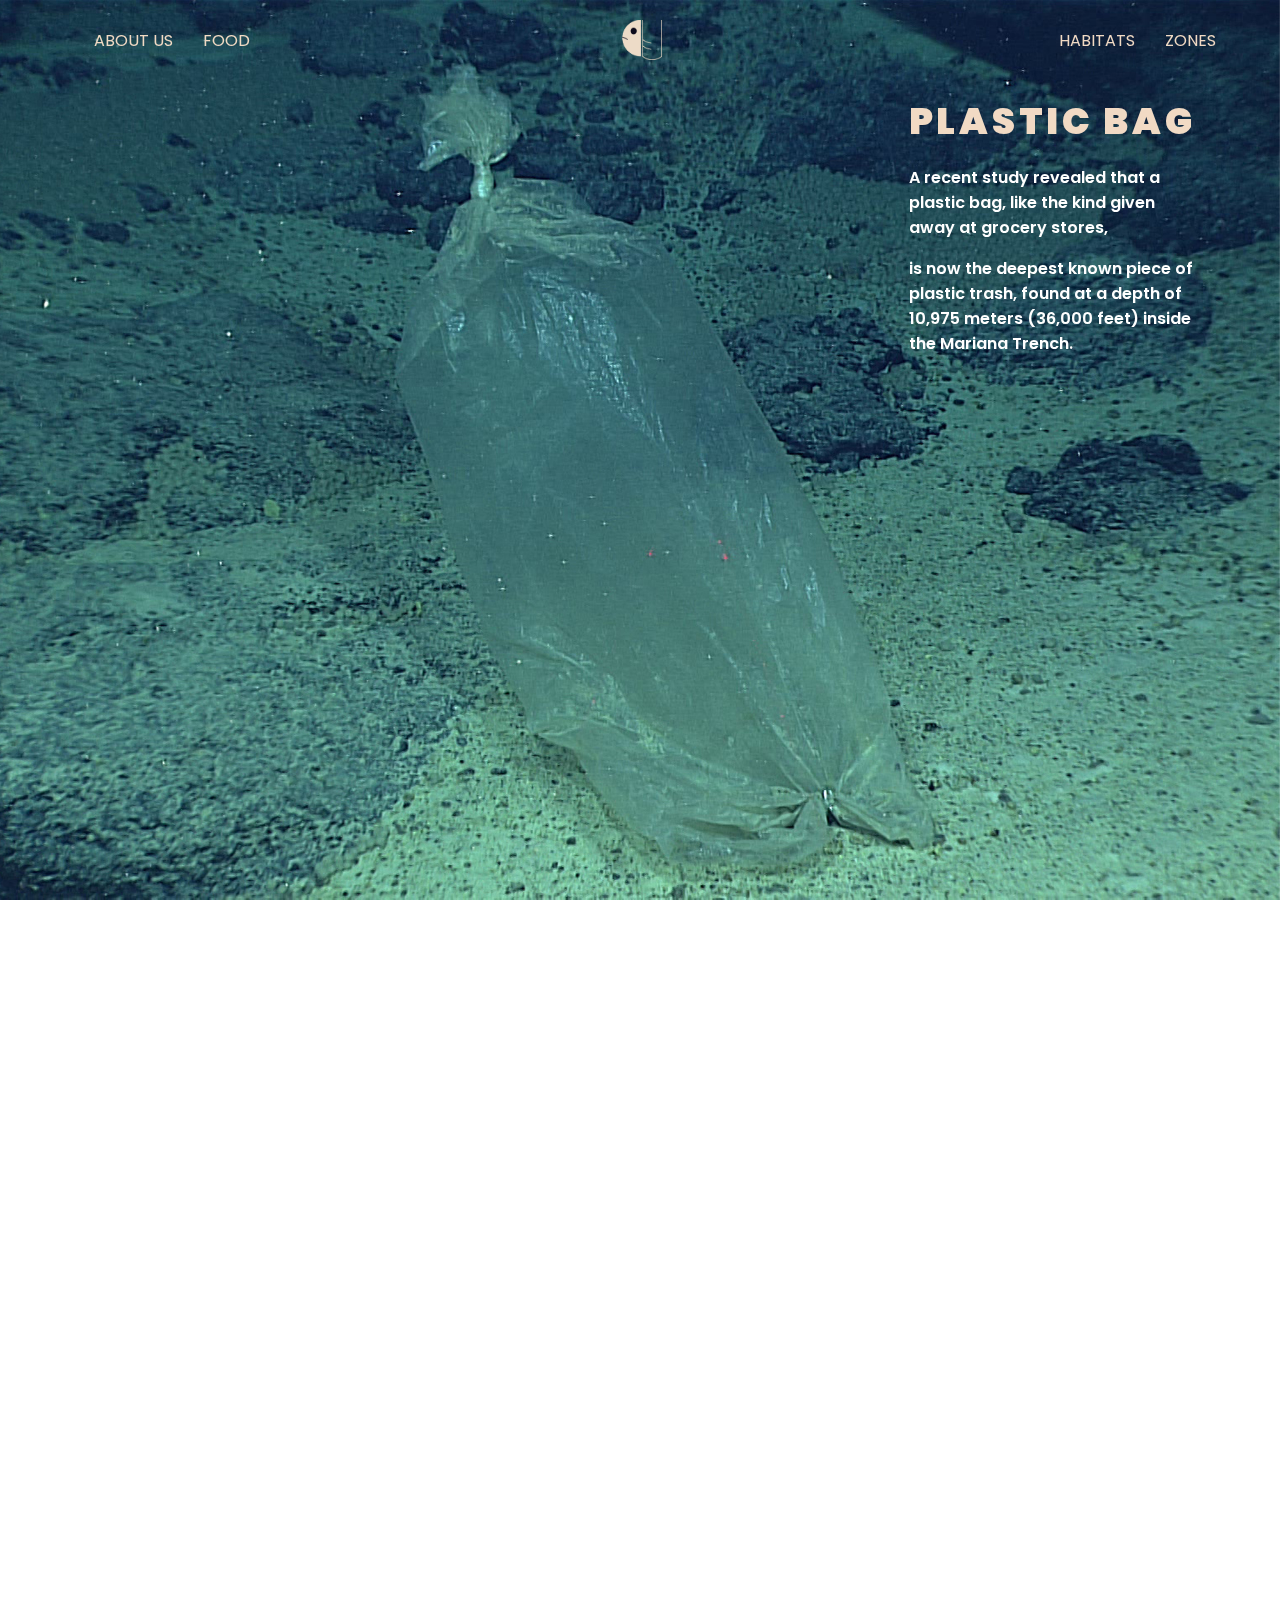
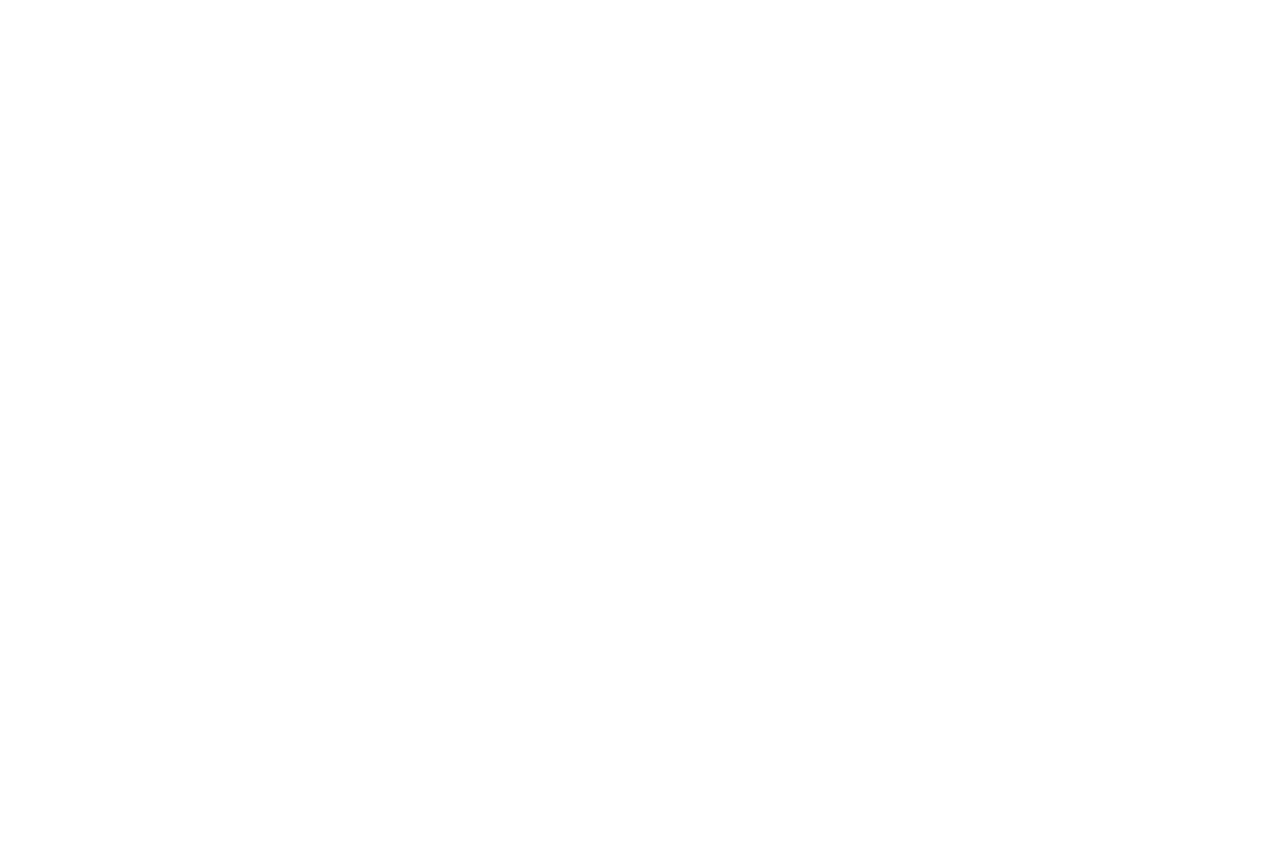
<file: plasticbag.html>
<!DOCTYPE html>
<html lang="en">
<head>
    <meta charset="UTF-8">
    <meta name="viewport" content="width=device-width, initial-scale=1.0">
    <title>Pollution</title>
    <link rel="stylesheet" href="css/fish.css">
</head>
<body>
    
<!--HEADER STARTS-->
  <div class="header">




    <div class="menumain">

        <div class="outer-menu">
          <input class="checkbox-toggle" type="checkbox" />
          <div class="hamburger">
            <div></div>
          </div>

          <div class="menu">
              
            <div>
              <div>
                <ul>
                  
                  <a href="index.html">
                    <img src="img/logo.png" alt="logo" id="logoham" />
                  </a>
                  <li><a href="habitats.html">HABITATS</a></li>
                  <li><a href="food.html">FOOD</a></li>
                  <li><a href="aboutus.html">ABOUT US</a></li>
                  <li><a href="zones.html">ZONES</a></li>
      
                </ul>
              </div>
            </div>
          </div>
        </div>

      </div>




      <div class="logo">
        <a href="index.html">
          <img src="img/logo.png" alt="logo" id="logo"/>
        </a>

      </div>


    <div class="extension">
      
    </div>



  </div>

  
</div>


<!--HEADER ENDS-->

  <!--HEADER ENDS-->


  <!--body-->
<!--body-->
<div class="body1BAG" id="fishbackground1BAG">

  
    
<!--HEADER desktop start-->
  <div class="headerdesktop">

    <div class="menudekstop">
       
          <li><a href="aboutus.html" class="menuhover">ABOUT US</a></li>
          <li><a href="food.html" class="menuhover">FOOD</a></li>

        
      </div>

      <div class="logodekstop">
    
      
        <a href="index.html">
          <img src="img/logo2.png" alt="logo" class="logodekstop"/>
        </a>
      
      </div>



      <div class="menudekstop2">
        
        
          <li><a href="habitats.html" class="menuhover">HABITATS</a></li>
          <li><a href="zones.html" class="menuhover">ZONES</a></li>
        
      </div>
  </div>
  <div class="seafloortextmobileBAG">
    PLASTIC BAG
  </div>

      
      <div class="subtextBAG">

        <div class="foodtextBAG">
            PLASTIC BAG
        </div>
      
        <p class="txtwhite" >A recent study revealed that a plastic bag, like the kind given away at grocery stores, </p>
        <p class="txtwhite" >is now the deepest known piece of plastic trash, found at a depth of 10,975 meters (36,000 feet) inside the Mariana Trench.  </p>

      </div>


     
      
</div>





<div class="body3article">




  <div class="articletext1">
   

    <p class="txtwhite1" style="font-size: 1.3em;">A recent study revealed that a plastic bag, like the kind given away at grocery stores,
    </p>

      <p class="txtwhite">is now the deepest known piece of plastic trash, found at a depth of 10,975 meters (36,000 feet) inside the Mariana Trench.  

    </p>

  </div>




  <div class="articletext1">


    <p class="txtwhite">The new study is just one among many showing just how prevalent plastic pollution has become worldwide. 
      Single-use plastics are virtually everywhere, and they may take hundreds of years or more to break down once in the wild. 

    </p>


  </div>


  <div class="video1">
    <iframe width="100%" height="260" src="https://www.youtube.com/embed/Yomf5pBN8dY" frameborder="0" allow="accelerometer; autoplay; clipboard-write; encrypted-media; gyroscope; picture-in-picture" allowfullscreen></iframe>
  </div>


  <div class="itemarticle4 box-1">

      <img src="img/PlasticCut.png" alt="image" class="itemarticle4" />
    </a>
  </div>





  <div class="articletext1">

    <p class="txtwhite1" style="font-size: 1.3em;">Last February, a separate study showed that the Mariana Trench has higher levels of overall pollution in certain regions than some of the most polluted rivers in China.  </p>

    <p class="txtwhite"> The study's authors theorized that the chemical pollutants in the trench may have come in part from the breakdown of plastic in the water column. 

    </p>

      <p class="txtwhite"> It can’t be stressed enough how significant impact we have on the planet and the environment. If you are interested in contributing to a better future, where we as humans overcome the problem of climate change and pollution, you can donate to those research projects which try to resolve this problem:  </p>

      <ul class="listofdonationsBAG"></ul>
      <li><a href="https://www.plasticoceanproject.org/make-a-donation.html"> Plastic ocean project</a></li>
      <li><a href="https://plasticoceans.org/donate/"> Plastic oceans</a></li>
      <li><a href="https://theoceancleanup.com/donate/"> The ocean clean up</a></li>
    
    </ul>


        
  </div>


</div>  

  

<!--body ends-->

  <!--body desktop-->

  <div class="bodydesktopmenu">

    <div class="bodydesktopmenu1stline">

      <div class="articleimagedesktoptext">

          <p class="txtwhite" style="font-size: 1.5em;">
            The new study is just one among many showing just how prevalent plastic pollution has become worldwide. 
            Single-use plastics are virtually everywhere, and they may take hundreds of years or more to break down once in the wild. 
          </p>
   
      </div>  
  
  
      <div class="articleimagedesktop" >
        
        <iframe width="100%" height="100%" src="https://www.youtube.com/embed/Yomf5pBN8dY" frameborder="0" allow="accelerometer; autoplay; clipboard-write; encrypted-media; gyroscope; picture-in-picture" allowfullscreen></iframe>
     
      </div>

    </div>



    <div class="bodydesktopmenu2stline">

      <div class="articleimagedesktoptext88">
  

   
  
          <img src="img/PlasticCut.png" alt="" class="picturein3">
   
      </div>  
  
  
      <div class="articleimagedesktop">
        
 
        <p class="txtwhite1" style="font-size: 1.2em;" >
          Last February, a separate study showed that the Mariana Trench has higher levels of overall pollution in certain regions than some of the most polluted rivers in China. 
        </p>
        <p class="txtwhite">
          The study's authors theorized that the chemical pollutants in the trench may have come in part from the breakdown of plastic in the water column. 
        </p>
            
        <p class="txtwhite">
          It can’t be stressed enough how significant impact we have on the planet and the environment. If you are interested in contributing to a better future, where we as humans overcome the problem of climate change and pollution, you can donate to those research projects which try to resolve this problem: 
          <p>

            <ul class="listofdonations"></ul>
              <li><a href="https://www.plasticoceanproject.org/make-a-donation.html"> Plastic ocean project</a></li>
              <li><a href="https://plasticoceans.org/donate/"> Plastic oceans</a></li>
              <li><a href="https://theoceancleanup.com/donate/"> The ocean clean up</a></li>
            
            </ul>
     
      </div>

    </div>


  </div>

<!--body  desktopends-->

</body>
</html>
</file>
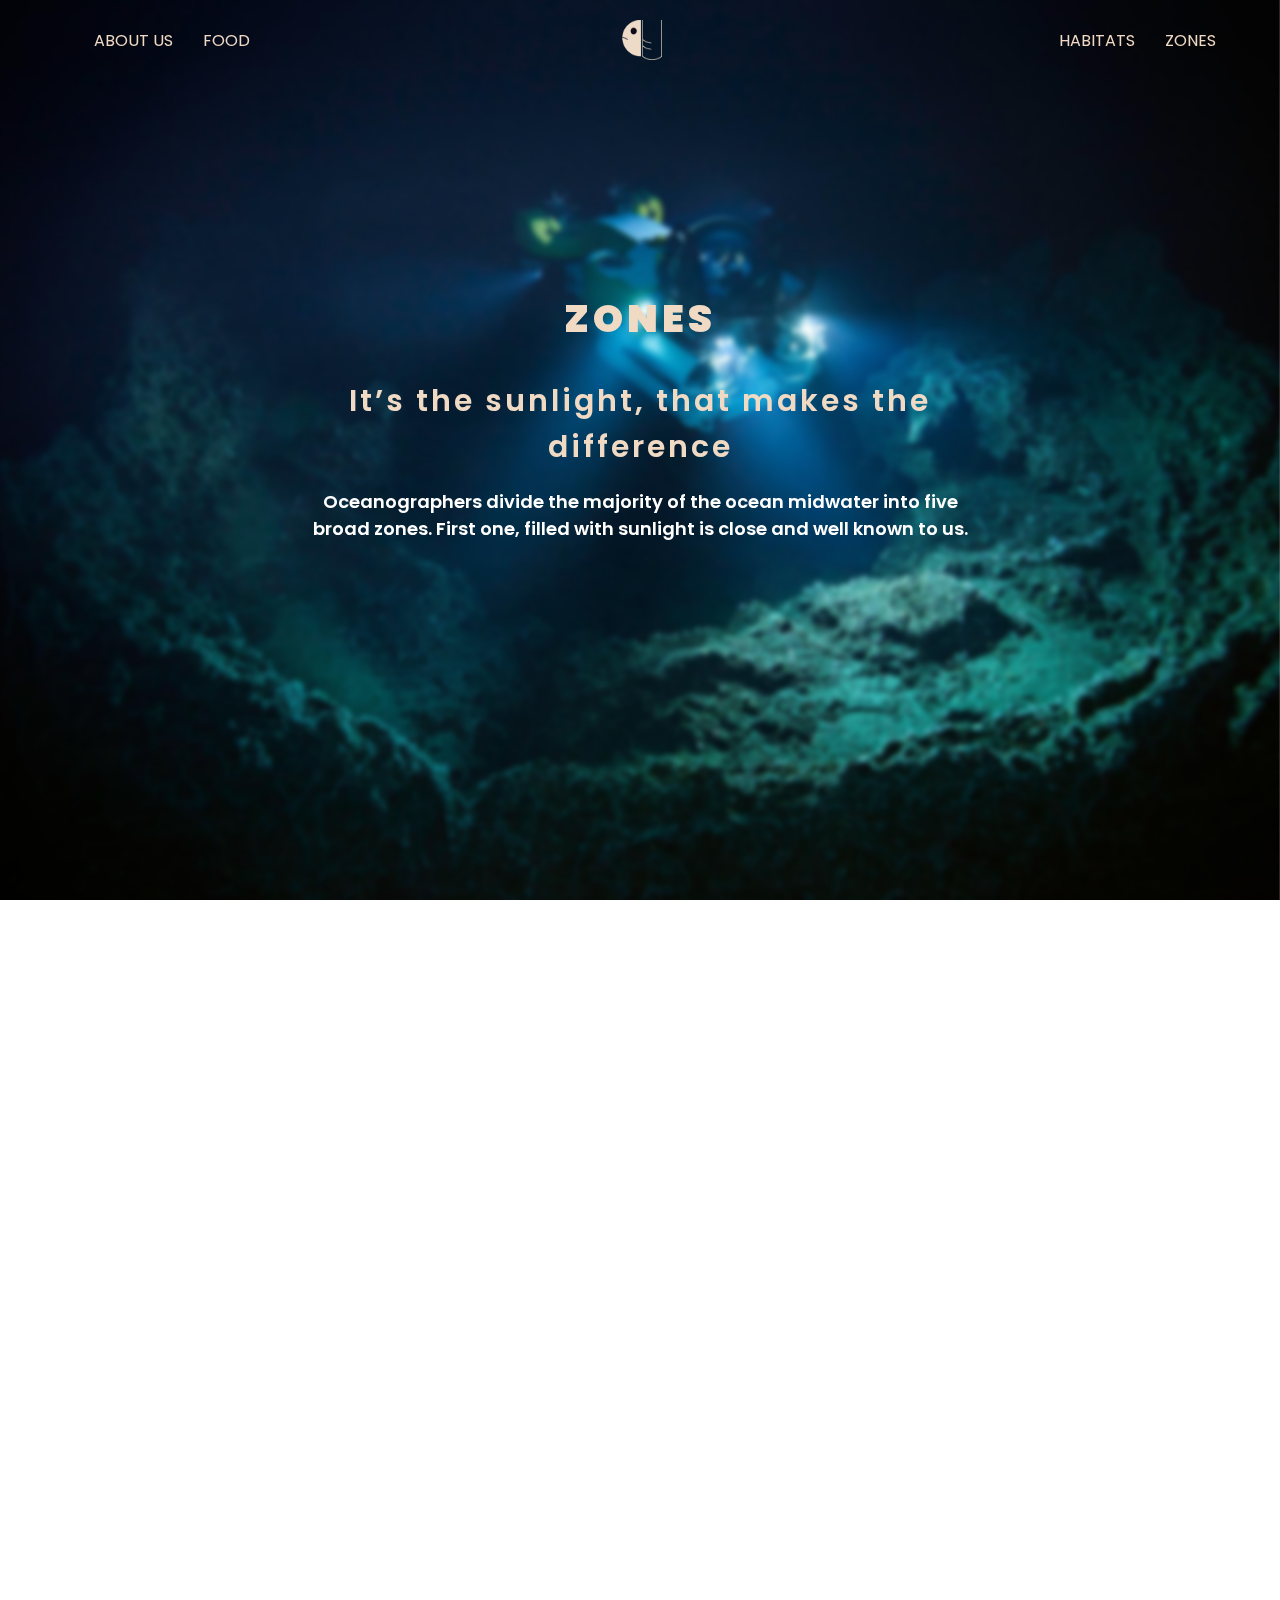
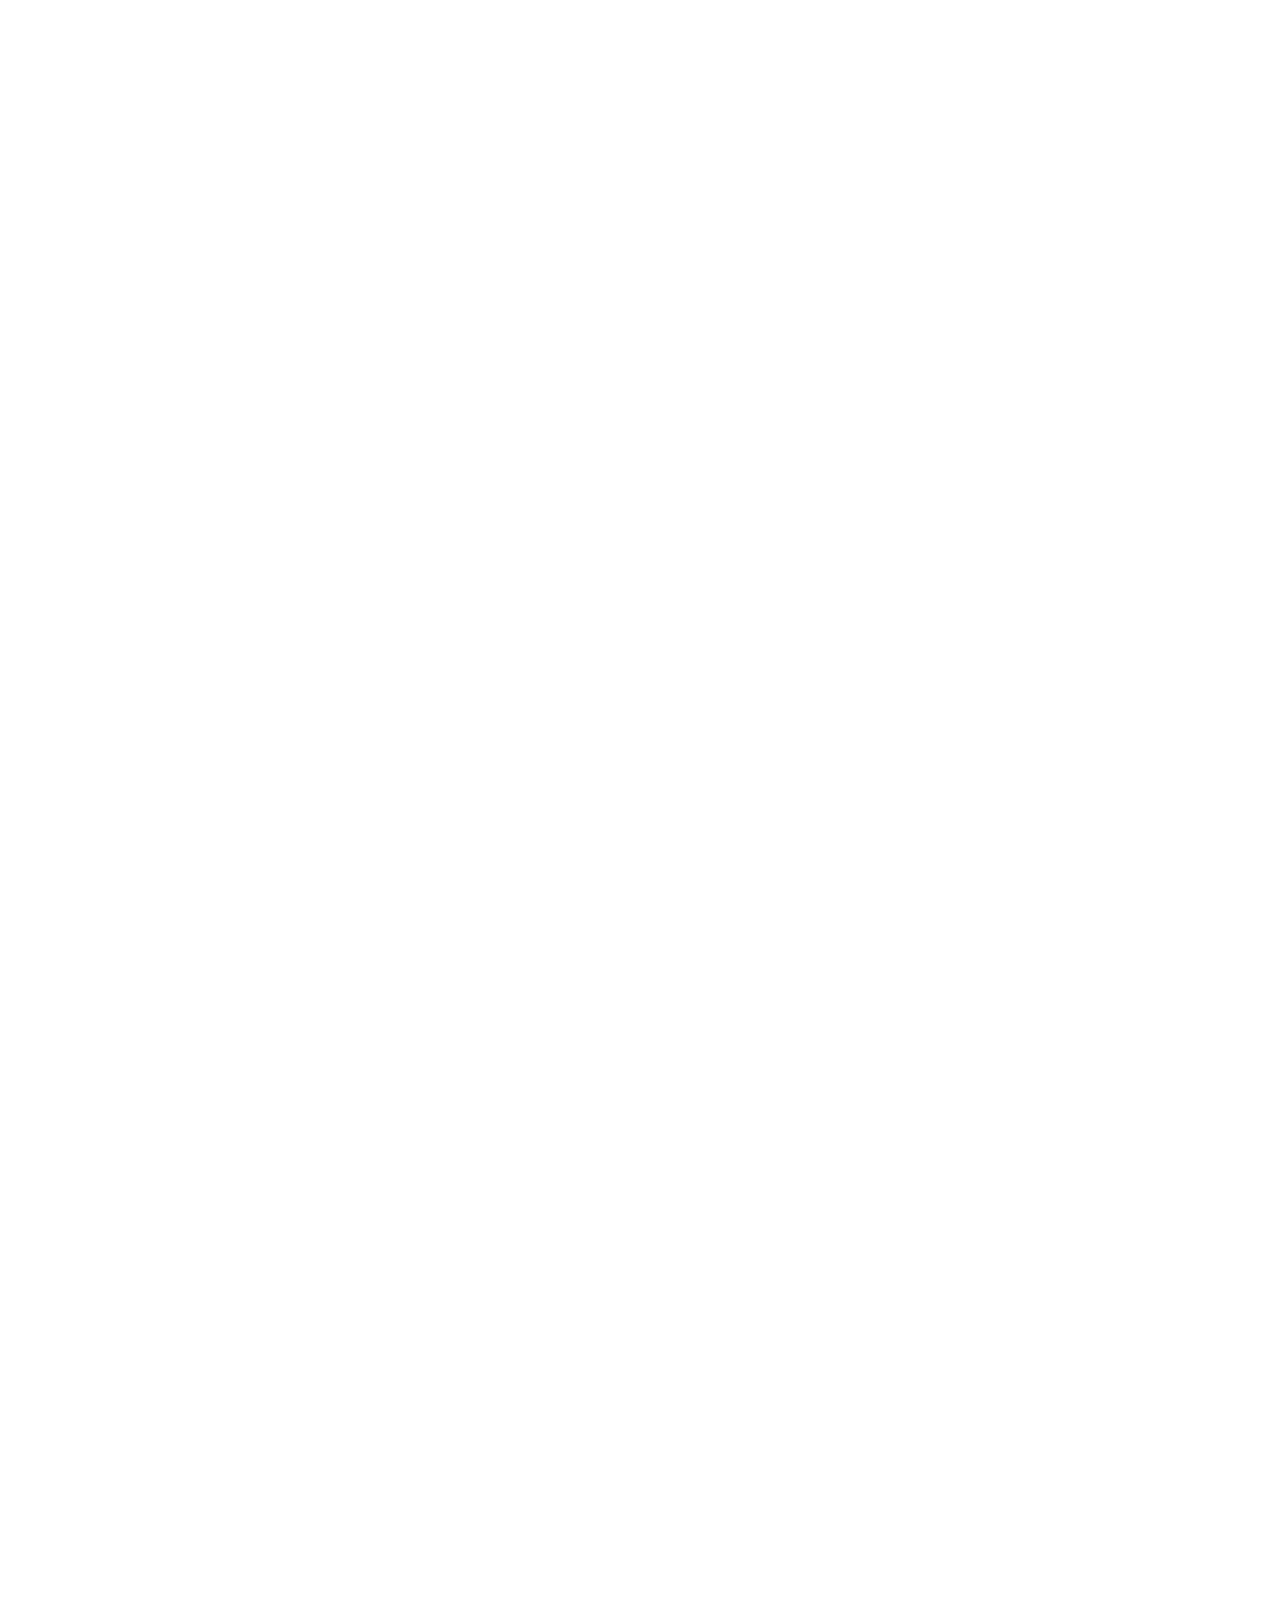
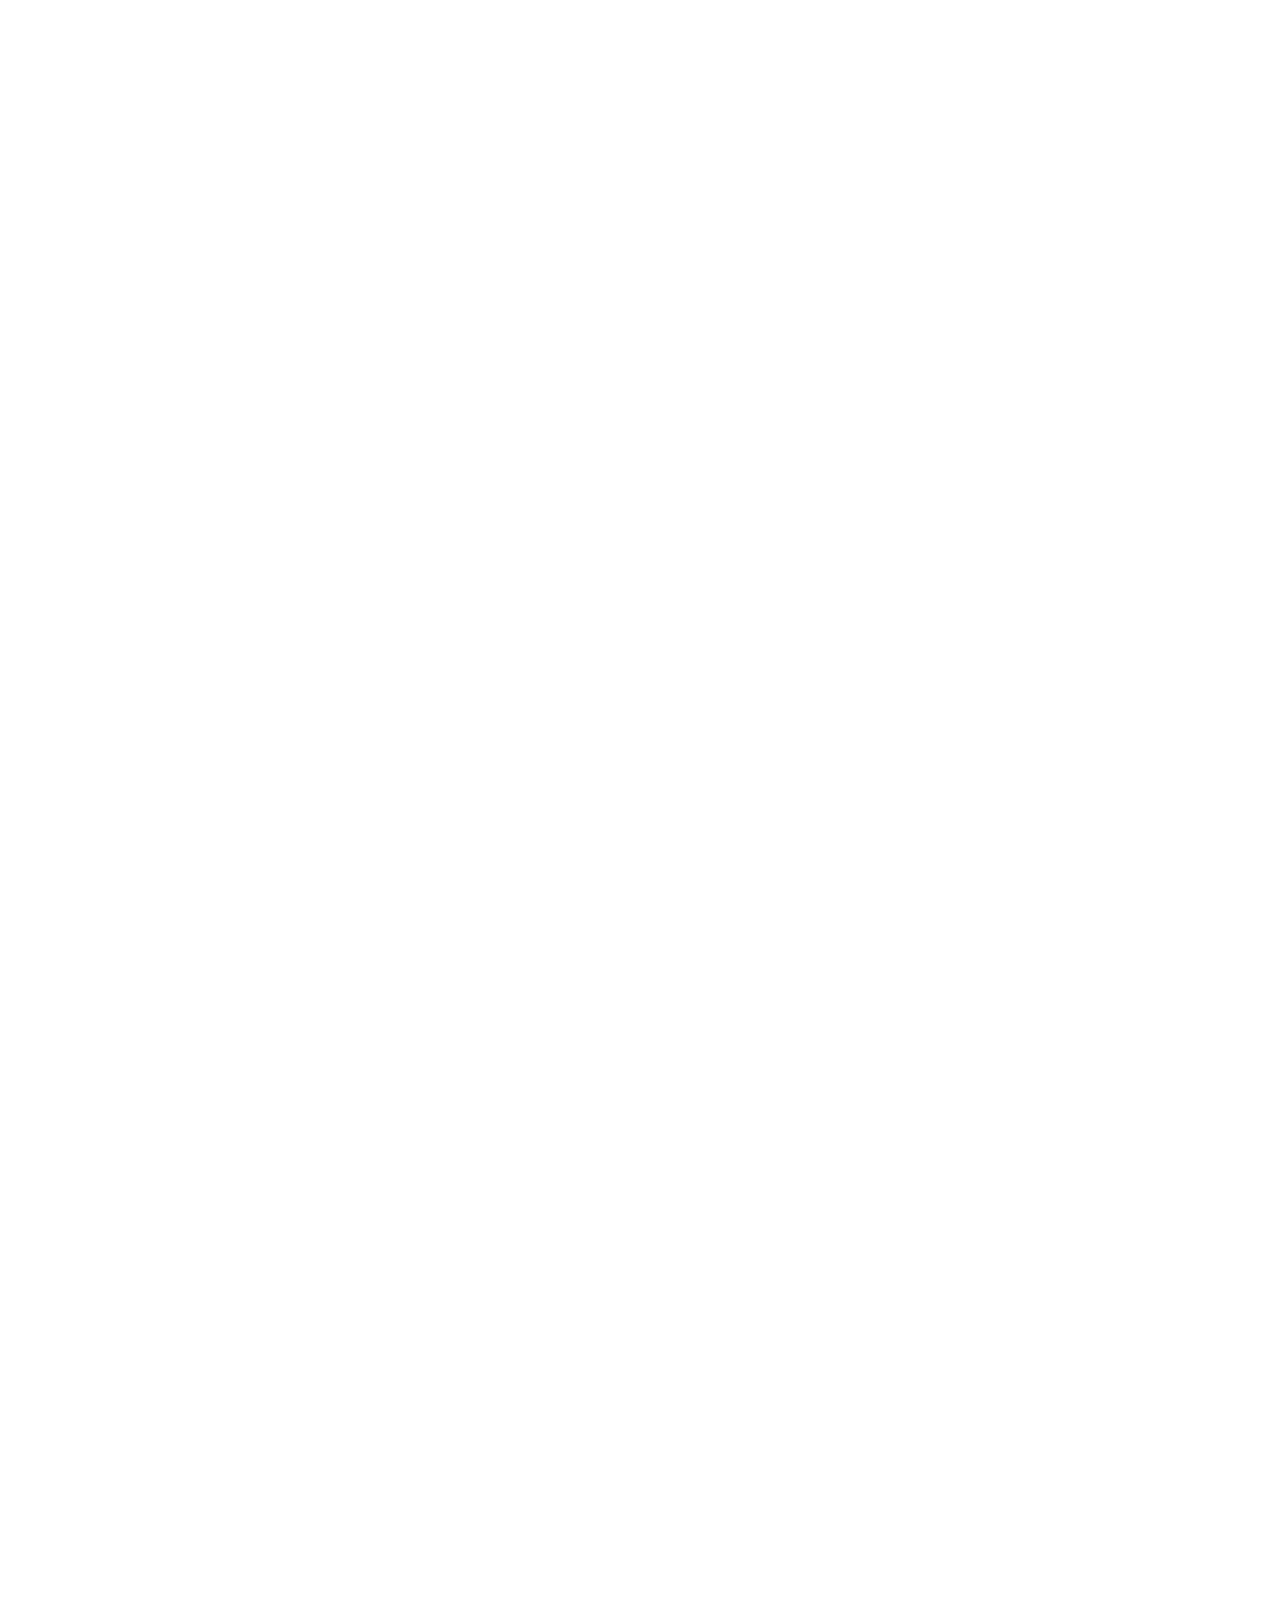
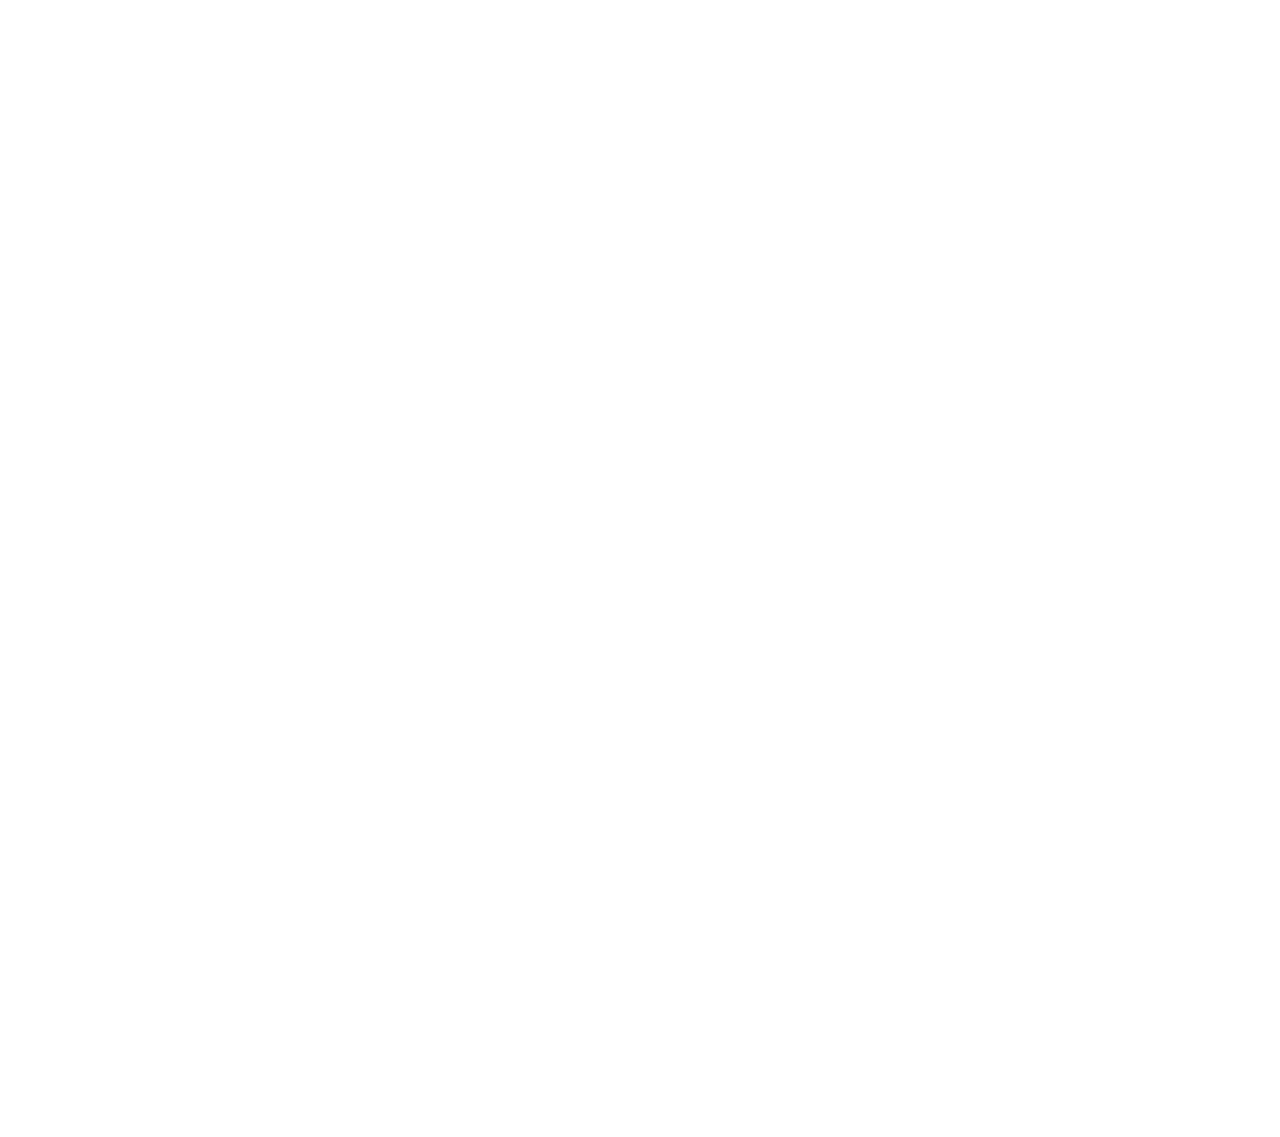
<file: zones.html>
<!DOCTYPE html>
<html lang="en">
<head>
    <meta charset="UTF-8">
    <meta name="viewport" content="width=device-width, initial-scale=1.0">
    <link rel="stylesheet" href="css/menupage.css">
    <title>Zones</title>
</head>
<body>
    
    <div class="header">




        <div class="menumain">
    
                <div class="outer-menu">
                <input class="checkbox-toggle" type="checkbox" />
                <div class="hamburger">
                    <div></div>
                </div>
        
                <div class="menu">
                    
                    <div>
                    <div>
                        <ul>
                        
                        <a href="index.html">
                            <img src="img/logo.png" alt="logo" id="logoham" />
                        </a>
                        <li><a href="habitats.html">HABITATS</a></li>
                        <li><a href="food.html">FOOD</a></li>
                        <li><a href="aboutus.html">ABOUT US</a></li>
                        <li><a href="zones.html">ZONES</a></li>
            
                        </ul>
                    </div>
                    </div>
                </div>
                </div>
        
            </div>
        
        
        
        
            <div class="logo">
                <a href="index.html">
                <img src="img/logo.png" alt="logo" id="logo"/>
                </a>
        
            </div>
        
        
            <div class="extension">
          
        </div>
    
    </div>

    <div class="body1zones">
      <div class="mobile1zones">

        <div class="headerdesktop">

          <div class="menudekstop">
            
                <li><a href="aboutus.html" class="menuhover">ABOUT US</a></li>
                <li><a href="food.html" class="menuhover">FOOD</a></li>

              
            </div>

            <div class="logodekstop">
          
            
              <a href="index.html">
                <img src="img/logo2.png" alt="logo" class="logodekstop"/>
              </a>
            
            </div>



            <div class="menudekstop2">
              
              
                <li><a href="habitats.html" class="menuhover">HABITATS</a></li>
                <li><a href="zones.html" class="menuhover">ZONES</a></li>
              
            </div>
        </div>


          
      
          <div class="subtextzone"> 

            <div class="zonestext">
              <p> ZONES</p> 
            </div>
          
            <div class="subzone-text">
            <p> It’s the sunlight, that makes the difference</p>
          </div>
            <div class="white-subtext-zone">
              <p>Oceanographers divide the majority of the ocean midwater into five broad zones. First one, 
                filled with sunlight is close and well known to us. </p>
            </div>

          </div>

          <div class="mobile-zone">

            <div class="zonestext-mobile">
              <p> ZONES</p> 
            </div>
          
            <div class="subzone-text-mobile">
            <p> It’s the sunlight, that makes the difference</p>
          </div>
            <div class="white-subtext-zone-mobile">
              <p>Oceanographers divide the majority of the ocean midwater into five broad zones. First one, 
                filled with sunlight is close and well known to us. </p>
            </div>



          </div>

      </div>

    
    </div>
    





    <div class="body2prespeach">
    

      
    </div>
    
    
    
    <div class="body3article">
    
      <div class="itemarticlebox-1">
        <a href="index.html">
    
        </a>
      </div>
    
    
    
      <div class="articletext1">
        <h1>Twilight Zone </h1>
    
        <p class="txtwhite">The mesopelagic zone extends from the bottom of the sunlight 
            zone to the point where sunlight does not reach. </p>
    
          <p class="txtwhite">It starts from 200 m to 1000 m and is home to the most 
              numerous vertebrates on Earth (small bristly fish). </p>
    
            <p class="txtwhite">
                Most of the creatures of this zone forage under the cover of night,
                 closer to the surface. </p>
      </div>
    
    
      <div class="video1">

        <iframe width="100%" height="244" src="https://www.youtube.com/embed/5uN5kwsbLFA" frameborder="0" allow="accelerometer; autoplay; clipboard-write; encrypted-media; gyroscope; picture-in-picture" allowfullscreen></iframe>

      </div>
    
    
    
      <div class="itemarticle2box-1">
        <a href="index.html">
         
        </a>
      </div>
    
    
    
      <div class="articletext1">
        <h1>The Midnight Zone </h1>
    
        <p class="txtwhite">This zone begins at the bottom of the mesopelagia and extends to 4,000 m. 
            The midnight zone is much larger than the twilight zone. It is the largest ecosystem on earth.  
        </p>
    
          <p class="txtwhite">The upper limit of this zone is marked by the complete absence of sunlight. 
              The organisms live there in complete darkness. 
              However, darkness can be disturbed by the light produced by the organisms themselves.</p>
    
            <p class="txtwhite">
              With this so-called bioluminescence can be used to attract a victim or find a partner.
               Some species have lost the ability to see anything at all.
    </p>
      </div>
    
    
      <div class="video2">

        <iframe width="100%" height="260" src="https://www.youtube.com/embed/_-m7KwVlIQY" frameborder="0" allow="accelerometer; autoplay; clipboard-write; encrypted-media; gyroscope; picture-in-picture" allowfullscreen></iframe>


      </div>
    
      <div class="itemarticle3box-1">
        <a href="index.html">
    
        </a>
      </div>
    
    
      <div class="articletext1">
        <h1>Abyssal zone </h1>
    
        <p class="txtwhite">Even deeper is the ellagic precipice, which extends from the bottom of the Batypelag to the seabed.
             This zone is characterized by a relative lack of life. It really is an abyss. 
    
        </p>
    
          <p class="txtwhite">Very few creatures live in low temperatures, high pressures, and complete darkness at this depth. 
              Several species of squid are among the species found in this zone; echinoderms, including starfish, 
              floating cucumber and guinea pig; and sea arthropods, including the sea spider.</p>
    
            <p class="txtwhite">
                Many species living at these depths are transparent and eyeless due to the complete lack of light in this zone.
    </p>
   
      </div>
    
    
      <div class="itemarticle4box-1">
        <a href="index.html">
      
        </a>
      </div>
    
    
      <div class="articletext1">
         <h1>The Hadal zone</h1>
    
        <p class="txtwhite">The name comes from the kingdom of Hades, the Greek underworld. 
            It is the deepest part of the ocean at over 6,000 meters or 6,500 meters, according to authorities.
             Such depths are usually found in trenches.
    
        </p>
    
          <p class="txtwhite">A special zone that only exists in certain places in the world is called the hadopelagic zone.
               Where the flat seabed has deep, wide ditches, and the open water that fills them, there is hardly any life there.
                By this definition, all the deepest parts of the ocean end in a hadopelaga. 
                The deepest known ocean depth is almost 11,000 m, it is the Marian Trench.
        </p>
    
            
          
      </div>
    
    </div>
    
    <!--body ends-->
    
      <!--body ends-->
    
   
<!--body desktop-->

<div class="body2desktop">
  
      <div class="bodydesktopZONE1stline">
      
          <div class="articleimagedesktoptext">
            <h1>Twilight Zone </h1>
        
            <p class="txtwhite" style="font-size: 1.3em;">The mesopelagic zone extends from the bottom of the sunlight 
                zone to the point where sunlight does not reach. </p>
        
              <p class="txtwhite">It starts from 200 m to 1000 m and is home to the most 
                  numerous vertebrates on Earth (small bristly fish). Most of the creatures of this zone forage under the cover of night,
                  closer to the surface. </p>
        
          </div>
        
          <div class="articleimagedesktop">
            <a href="index.html"></a>
            <img src="img/image32.jpg" alt="image" class="picturein" />
          </div>
        
      </div>
  
    <div class="bodydesktopmenu2">

      <iframe width="100%" height="850" src="https://www.youtube.com/embed/5uN5kwsbLFA" frameborder="0" allow="accelerometer; autoplay; clipboard-write; encrypted-media; gyroscope; picture-in-picture" allowfullscreen></iframe>

    </div>
  
  
  
    <div class="bodydesktopmenu3stline">

      <div class="articleimagedesktop3">
                
        <img src="img/jeronimo-martins-nudibranch.jpg" alt="image" class="picturein3" />

       </div>
  
        <div class="articleimagedesktoptext3">
          <h1>The Midnight Zone </h1>
      
          <p class="txtwhite" style="font-size: 1.3em;">This zone begins at the bottom of the mesopelagia and extends to 4,000 m. 
              The midnight zone is much larger than the twilight zone. It is the largest ecosystem on earth.  
          </p>
      
            <p class="txtwhite">The upper limit of this zone is marked by the complete absence of sunlight. 
                The organisms live there in complete darkness. 
                However, darkness can be disturbed by the light produced by the organisms themselves.
                With this so-called bioluminescence can be used to attract a victim or find a partner.
                Some species have lost the ability to see anything at all.</p>
      
        </div>

        <div class="articleimagedesktop3">
                
          <img src="img/29SCI-ANGLERFISH-promo-superJumbo.jpg" alt="image" class="picturein3" />
    
        </div>

    </div>
  
  <div class="bodydesktopmenu222">
    <div class="video222">
      <iframe width="100%" height="850" src="https://www.youtube.com/embed/_-m7KwVlIQY" frameborder="0" allow="accelerometer; autoplay; clipboard-write; encrypted-media; gyroscope; picture-in-picture" allowfullscreen></iframe>
    </div>
  </div>

   
    <div class="bodydesktopmenu4stline">
  
        <div class="articleimagedesktoptext4">
          <h1>Abyssal zone </h1>
      
          <p class="txtwhite" style="font-size: 1.3em;">Even deeper is the ellagic precipice, which extends from the bottom of the Batypelag to the seabed.
              This zone is characterized by a relative lack of life. It really is an abyss. 
      
          </p>
      
            <p class="txtwhite">Very few creatures live in low temperatures, high pressures, and complete darkness at this depth. 
                Several species of squid are among the species found in this zone; echinoderms, including starfish, 
                floating cucumber and guinea pig; and sea arthropods, including the sea spider.</p>
      
              <p class="txtwhite">
                  Many species living at these depths are transparent and eyeless due to the complete lack of light in this zone.</p>
        </div>   


        <div class="articleimagedesktop4">
          <a href="index.html"> </a>
          <img src="img/MARUM-HTQ-ger-01-920x690.jpg" alt="image" class="picturein4" />
        </div>
      
    </div>
  
  
   
  
    <div class="bodydesktopmenu4stline">
  
          <div class="articleimagedesktoptext4">
            <h1>The Hadal zone</h1>
        
            <p class="txtwhite" style="font-size: 1.3em;">The name comes from the kingdom of Hades, the Greek underworld. 
                It is the deepest part of the ocean at over 6,000 meters or 6,500 meters, according to authorities.
                Such depths are usually found in trenches.
        
            </p>
        
              <p class="txtwhite">A special zone that only exists in certain places in the world is called the hadopelagic zone.
                  Where the flat seabed has deep, wide ditches, and the open water that fills them, there is hardly any life there.
                    By this definition, all the deepest parts of the ocean end in a hadopelaga. 
                    The deepest known ocean depth is almost 11,000 m, it is the Marian Trench.
            </p>
        
          </div>

          <div class="articleimagedesktop4">
            <a href="index.html"></a>
            <img src="img/1785744_orig.jpg" alt="image" class="picturein4" />
          </div>
        
    </div>
  




  </div>

</body>
</html>
</file>
<file: css/fish.css>
@import url("https://fonts.googleapis.com/css2?family=Poppins:wght@200&display=swap");
body {
  margin: 0;
  font-family: 'Poppins', sans-serif;
  height: 100vh;
}

/*HEADER STARTS*/
.header {
  background-color: #161B33;
  display: -webkit-box;
  display: -ms-flexbox;
  display: flex;
  height: 62px;
  padding-left: 15px;
  padding-right: 31px;
  /*Sticky header kod*/
  position: fixed;
  top: 0;
  left: 0;
  z-index: 9999;
  width: 100%;
  height: 50px;
  /*////Sticky header kod*/
}

.header .menumain {
  color: white;
  -ms-flex-item-align: center;
      -ms-grid-row-align: center;
      align-self: center;
  -webkit-box-flex: 1;
      -ms-flex: 1;
          flex: 1;
}

.header .menumain .flex-center {
  display: -webkit-box;
  display: -ms-flexbox;
  display: flex;
  -webkit-box-align: center;
      -ms-flex-align: center;
          align-items: center;
  -webkit-box-pack: center;
      -ms-flex-pack: center;
          justify-content: center;
}

.header .menumain * {
  -webkit-box-sizing: border-box;
          box-sizing: border-box;
  font-family: 'Poppins', sans-serif;
  font-weight: 300;
}

.header .menumain a,
.header .menumain a:visited,
.header .menumain a:hover,
.header .menumain a:active {
  color: inherit;
  text-decoration: none;
}

.header .menumain h1 {
  font-family: 'Poppins', sans-serif;
  font-weight: 400;
  font-size: 3em;
  text-align: center;
}

.header .menumain .outer-menu {
  top: 10vh;
  left: 0;
  z-index: 1;
}

.header .menumain .outer-menu .checkbox-toggle {
  position: absolute;
  top: 0;
  left: 0;
  z-index: 2;
  cursor: pointer;
  width: 60px;
  height: 60px;
  opacity: 0;
}

.header .menumain .outer-menu .checkbox-toggle:checked + .hamburger > div {
  -webkit-transform: rotate(135deg);
  transform: rotate(135deg);
}

.header .menumain .outer-menu .checkbox-toggle:checked + .hamburger > div:before,
.header .menumain .outer-menu .checkbox-toggle:checked + .hamburger > div:after {
  top: 0;
  -webkit-transform: rotate(90deg);
  transform: rotate(90deg);
}

.header .menumain .outer-menu .checkbox-toggle:checked + .hamburger > div:after {
  opacity: 0;
}

.header .menumain .outer-menu .checkbox-toggle:checked ~ .menu {
  pointer-events: auto;
  visibility: visible;
}

.header .menumain .outer-menu .checkbox-toggle:checked ~ .menu > div {
  -webkit-transform: scale(1);
  transform: scale(1);
  -webkit-transition-duration: 0.75s;
          transition-duration: 0.75s;
}

.header .menumain .outer-menu .checkbox-toggle:checked ~ .menu > div > div {
  opacity: 1;
  -webkit-transition: opacity 0.4s ease 0.4s;
  transition: opacity 0.4s ease 0.4s;
}

.header .menumain .outer-menu .checkbox-toggle:checked:hover + .hamburger > div {
  -webkit-transform: rotate(225deg);
  transform: rotate(225deg);
}

.header .menumain .outer-menu .hamburger {
  position: absolute;
  top: 0;
  z-index: 1;
  width: 60px;
  height: 50px;
  padding: 0.5em 1em;
  border-radius: 0 0.12em 0.12em 0;
  cursor: pointer;
  -webkit-transition: -webkit-box-shadow 0.4s ease;
  transition: -webkit-box-shadow 0.4s ease;
  transition: box-shadow 0.4s ease;
  transition: box-shadow 0.4s ease, -webkit-box-shadow 0.4s ease;
  -webkit-backface-visibility: hidden;
  backface-visibility: hidden;
  display: -webkit-box;
  display: -ms-flexbox;
  display: flex;
  -webkit-box-align: center;
      -ms-flex-align: center;
          align-items: center;
  -webkit-box-pack: center;
      -ms-flex-pack: center;
          justify-content: center;
}

.header .menumain .outer-menu .hamburger > div {
  position: relative;
  -webkit-box-flex: 0;
      -ms-flex: none;
          flex: none;
  width: 100%;
  height: 2px;
  background: #F1DAC4;
  -webkit-transition: all 0.4s ease;
  transition: all 0.4s ease;
  display: -webkit-box;
  display: -ms-flexbox;
  display: flex;
  -webkit-box-align: center;
      -ms-flex-align: center;
          align-items: center;
  -webkit-box-pack: center;
      -ms-flex-pack: center;
          justify-content: center;
}

.header .menumain .outer-menu .hamburger > div:before,
.header .menumain .outer-menu .hamburger > div:after {
  content: "";
  position: absolute;
  z-index: 1;
  top: -10px;
  left: 0;
  width: 100%;
  height: 2px;
  background: inherit;
  -webkit-transition: all 0.4s ease;
  transition: all 0.4s ease;
}

.header .menumain .outer-menu .hamburger > div:after {
  top: 10px;
}

.header .menumain .outer-menu .menu {
  position: fixed;
  top: 0;
  left: 0;
  width: 100%;
  height: 100%;
  pointer-events: none;
  visibility: hidden;
  overflow: hidden;
  -webkit-backface-visibility: hidden;
  backface-visibility: hidden;
  outline: 1px solid transparent;
  display: -webkit-box;
  display: -ms-flexbox;
  display: flex;
  -webkit-box-align: center;
      -ms-flex-align: center;
          align-items: center;
  -webkit-box-pack: center;
      -ms-flex-pack: center;
          justify-content: center;
}

.header .menumain .outer-menu .menu > div {
  width: 200vw;
  height: 200vw;
  color: #fefefe;
  background-image: url(../img/menu-backgroundblur.png);
  background-size: cover;
  border-radius: 50%;
  -webkit-transition: all 0.4s ease;
  transition: all 0.4s ease;
  -webkit-box-flex: 0;
      -ms-flex: none;
          flex: none;
  -webkit-transform: scale(0);
  transform: scale(0);
  -webkit-backface-visibility: hidden;
  backface-visibility: hidden;
  overflow: hidden;
  display: -webkit-box;
  display: -ms-flexbox;
  display: flex;
  -webkit-box-align: center;
      -ms-flex-align: center;
          align-items: center;
  -webkit-box-pack: center;
      -ms-flex-pack: center;
          justify-content: center;
}

.header .menumain .outer-menu .menu > div > div {
  text-align: center;
  max-width: 90vw;
  max-height: 100vh;
  opacity: 0;
  -webkit-transition: opacity 0.4s ease;
  transition: opacity 0.4s ease;
  overflow-y: auto;
  -webkit-box-flex: 0;
      -ms-flex: none;
          flex: none;
  display: -webkit-box;
  display: -ms-flexbox;
  display: flex;
  -webkit-box-align: center;
      -ms-flex-align: center;
          align-items: center;
  -webkit-box-pack: center;
      -ms-flex-pack: center;
          justify-content: center;
}

.header .menumain .outer-menu .menu > div > div > ul {
  list-style: none;
  padding: 0 1em;
  margin: 0;
  display: block;
  max-height: 100vh;
}

.header .menumain .outer-menu .menu > div > div > ul > li {
  padding: 0;
  margin: 1em;
  font-size: 24px;
  display: block;
}

.header .menumain .outer-menu .menu > div > div > ul > li > a {
  position: relative;
  display: inline;
  cursor: pointer;
  -webkit-transition: color 0.4s ease;
  transition: color 0.4s ease;
}

.header .menumain .outer-menu .menu > div > div > ul > li > a:hover {
  color: #F1DAC4;
}

.header .menumain .outer-menu .menu > div > div > ul > li > a:hover:after {
  width: 100%;
}

.header .menumain .outer-menu .menu > div > div > ul > li > a:after {
  content: "";
  position: absolute;
  z-index: 1;
  bottom: -0.15em;
  left: 0;
  width: 0;
  height: 2px;
  background: #F1DAC4;
  -webkit-transition: width 0.4s ease;
  transition: width 0.4s ease;
}

.header .logo {
  color: white;
  -ms-flex-item-align: center;
      -ms-grid-row-align: center;
      align-self: center;
  -webkit-box-flex: 2;
      -ms-flex: 2;
          flex: 2;
  text-align: center;
}

.header .logo #logo {
  width: 35px;
  height: 30px;
  padding-top: 10px;
  padding-right: 30px;
}

.header .extension {
  background-color: #982828;
  -ms-flex-item-align: center;
      -ms-grid-row-align: center;
      align-self: center;
  -webkit-box-flex: 1;
      -ms-flex: 1;
          flex: 1;
}

.header #logoham {
  width: 135px;
  height: 120px;
  padding-right: 30px;
}

/*HEADER ENDS*/
/*BODY Begins*/
.body1article {
  width: 100%;
  height: 675px;
  display: -webkit-box;
  display: -ms-flexbox;
  display: flex;
  -webkit-box-orient: vertical;
  -webkit-box-direction: normal;
      -ms-flex-direction: column;
          flex-direction: column;
  background-image: url(../img/seafloor.jpg);
  background-size: cover;
  background-position: 10% 60%;
}

.body1article .seafloortext {
  color: #F1DAC4;
  text-align: center;
  font-size: 39px;
  font-weight: 900;
  font-style: oblique;
}

.itemarticle3 {
  margin-bottom: 30px;
}

.body2article {
  background-color: #0D0C1D;
  color: white;
  height: 100%;
  font-size: 18px;
  display: -webkit-box;
  display: -ms-flexbox;
  display: flex;
  -webkit-box-pack: center;
      -ms-flex-pack: center;
          justify-content: center;
  -webkit-box-align: center;
      -ms-flex-align: center;
          align-items: center;
  padding-top: 5px;
  padding-bottom: 5px;
}

.body2article .arttext1 {
  text-align: center;
}

.seafloortextmobile {
  color: #F1DAC4;
  text-align: center;
  font-size: 39px;
  font-weight: 900;
  font-style: normal;
}

/*BODY 3 end*/
.body3article {
  display: -webkit-box;
  display: -ms-flexbox;
  display: flex;
  -webkit-box-orient: vertical;
  -webkit-box-direction: normal;
      -ms-flex-direction: column;
          flex-direction: column;
  -webkit-box-align: center;
      -ms-flex-align: center;
          align-items: center;
  background-color: #0D0C1D;
}

.body3article .articletext1 {
  padding-left: 31px;
  padding-right: 31px;
  margin-bottom: 10px;
}

.body3article .itemarticle {
  width: 100%;
  height: 175px;
  background-size: cover;
  margin-bottom: 20px;
}

.body3article .itemarticle2 {
  width: 100%;
  height: 260px;
  background-size: cover;
  margin-bottom: 20px;
}

.body3article .itemarticle3 {
  width: 100%;
  height: 260px;
  background-size: cover;
  margin-top: 30px;
}

.body3article .itemarticle4 {
  width: 100%;
  height: 319px;
  background-size: cover;
}

.itemarticleANG {
  width: 100%;
  height: 300px;
}

.itemarticle4ISOPOD {
  width: 100%;
  height: 90%;
  background-size: cover;
}

.itemarticle4FIRE {
  width: 50%;
  height: 100%;
  background-size: cover;
  margin-left: 80px;
}

.itemarticle4FANG {
  width: 80%;
  height: 80%;
  background-size: cover;
  margin-left: 50px;
  margin-top: 40px;
}

.txtwhite {
  font-size: 18px;
  color: white;
  text-align: left;
}

h1 {
  color: #F1DAC4;
  text-align: left;
}

.video1 {
  margin-top: 25px;
  margin-bottom: 60px;
  width: 80%;
  height: 244px;
}

.video2 {
  margin-top: 25px;
  margin-bottom: 60px;
  width: 100%;
  height: 260px;
}

.listofdonationsBAG {
  list-style-type: none;
  color: #F1DAC4;
  padding: 0;
  margin: 0;
  text-align: left;
}

/*BODY 3 end*/
/*FOODS BEGINS*/
.body1food {
  width: 100%;
  height: 675px;
  display: -webkit-box;
  display: -ms-flexbox;
  display: flex;
  -webkit-box-orient: vertical;
  -webkit-box-direction: normal;
      -ms-flex-direction: column;
          flex-direction: column;
}

.body1food .foodtext {
  color: #F1DAC4;
  text-align: left;
  font-size: 39px;
  font-weight: 900;
}

.foodtextBARR {
  color: #F1DAC4;
  text-align: left;
  font-size: 39px;
  font-weight: 900;
  letter-spacing: 0.1em;
}

.foodtextVAMP {
  color: #F1DAC4;
  text-align: left;
  font-size: 39px;
  font-weight: 900;
  letter-spacing: 0.1em;
}

.foodtextFANG {
  color: #F1DAC4;
  text-align: left;
  font-size: 34px;
  font-weight: 900;
  letter-spacing: 0.1em;
}

.foodtextFIRE {
  color: #F1DAC4;
  text-align: left;
  font-size: 37px;
  font-weight: 900;
  letter-spacing: 0.1em;
}

.foodtextBAG {
  color: #F1DAC4;
  text-align: left;
  font-size: 37px;
  font-weight: 900;
  letter-spacing: 0.1em;
}

#fishbackground1 {
  background-image: url(../img/Pteropoda.jpg);
  background-size: cover;
  background-position: 50% 50%;
}

#fishbackground1VAMP {
  background-image: url(../img/notusedyet.jpg);
  background-size: cover;
  background-position: 50% 50%;
  height: 100vh;
}

#fishbackgroundCRAB {
  background-image: url(../img/homepageimg2.jpg);
  background-size: cover;
  background-position: 50% 50%;
  height: 100vh;
}

#fishbackgroundISOPOD {
  background-image: url(../img/DiPOUlwUwAE9VNW.jpg);
  background-size: cover;
  background-position: 10% 30%;
  height: 100vh;
}

#fishbackgroundBARR {
  background-image: url(../img/homepageimg5.jpg);
  background-size: cover;
  background-position: 10% 30%;
  height: 100vh;
}

#fishbackground2 {
  background-image: url(../img/Pteropoda.jpg);
  background-size: cover;
  background-position: 10% 15%;
}

#fishbackground1FIRE {
  background-image: url(../img/homepageimg3.jpg);
  background-size: cover;
  background-position: 40% 30%;
  height: 100vh;
}

#fishbackground1ANG {
  background-image: url(../img/homepageimg4.jpg);
  background-size: cover;
  background-position: 5% 1%;
  height: 100vh;
}

#fishbackground1FANG {
  background-image: url(../img/homepageimg14.jpg);
  background-size: cover;
  background-position: 80% 90%;
  height: 100vh;
}

#fishbackground1BAG {
  background-image: url(../img/plasticbag.jpg);
  background-size: cover;
  background-position: 40% 50%;
  height: 100vh;
}

.seafloortextmobileCRAB {
  color: #F1DAC4;
  text-align: center;
  font-size: 39px;
  font-weight: 900;
  font-style: normal;
  padding-top: 25%;
  letter-spacing: 0.1em;
}

.seafloortextmobileISOPOD {
  color: #F1DAC4;
  text-align: center;
  font-size: 39px;
  font-weight: 900;
  font-style: normal;
  padding-top: 520px;
  letter-spacing: 0.1em;
}

.seafloortextmobileBARR {
  color: #F1DAC4;
  text-align: center;
  font-size: 39px;
  font-weight: 900;
  font-style: normal;
  padding-top: 140px;
  letter-spacing: 0.1em;
}

.seafloortextmobileVAMP {
  color: #F1DAC4;
  text-align: center;
  font-size: 39px;
  font-weight: 900;
  font-style: normal;
  padding-top: 600px;
  letter-spacing: 0.1em;
}

.seafloortextmobileFIRE {
  color: #F1DAC4;
  text-align: center;
  font-size: 39px;
  font-weight: 900;
  font-style: normal;
  padding-top: 585px;
  letter-spacing: 0.1em;
}

.seafloortextmobileANG {
  color: #F1DAC4;
  text-align: center;
  font-size: 39px;
  font-weight: 900;
  font-style: normal;
  padding-top: 585px;
  letter-spacing: 0.1em;
}

.seafloortextmobileFANG {
  color: #F1DAC4;
  text-align: center;
  font-size: 39px;
  font-weight: 900;
  font-style: normal;
  padding-top: 505px;
  letter-spacing: 0.1em;
  padding-right: 5px;
  padding-left: 5px;
}

.seafloortextmobileBAG {
  color: #F1DAC4;
  text-align: center;
  font-size: 39px;
  font-weight: 900;
  font-style: normal;
  padding-top: 305px;
  letter-spacing: 0.1em;
  padding-right: 5px;
  padding-left: 5px;
}

.seafloortextmobile {
  color: #F1DAC4;
  text-align: center;
  font-size: 39px;
  font-weight: 900;
  font-style: normal;
  padding-top: 85%;
  text-shadow: black 2px 2px 1px;
}

.txtwhite1 {
  font-size: 28px;
  text-align: left;
  color: #F1DAC4;
}

.body3article {
  display: -webkit-box;
  display: -ms-flexbox;
  display: flex;
  -webkit-box-orient: vertical;
  -webkit-box-direction: normal;
      -ms-flex-direction: column;
          flex-direction: column;
  -webkit-box-align: center;
      -ms-flex-align: center;
          align-items: center;
  background-color: #0D0C1D;
}

.body3article .articletext1 {
  padding-left: 31px;
  padding-right: 31px;
}

.body3article .itemarticle {
  width: 100%;
  height: 175px;
  background-size: cover;
  margin-bottom: 20px;
}

.body3article .itemarticle2 {
  width: 100%;
  height: 260px;
  background-size: cover;
  margin-bottom: 20px;
}

.body3article .itemarticle3 {
  width: 100%;
  height: 260px;
  background-size: cover;
  margin-top: 30px;
}

.body3article .itemarticle4 {
  width: 100%;
  height: 319px;
  background-size: cover;
}

.body3article .itemarticlebox-1 {
  background-image: url(../img/image32.jpg);
  background-size: cover;
  background-position: 50% 50%;
  width: 100%;
  height: 675px;
  display: -webkit-box;
  display: -ms-flexbox;
  display: flex;
  -webkit-box-orient: vertical;
  -webkit-box-direction: normal;
      -ms-flex-direction: column;
          flex-direction: column;
  -webkit-box-pack: center;
      -ms-flex-pack: center;
          justify-content: center;
}

.body3article .itemarticle2box-1 {
  background-image: url(../img/Vents-on-the-Juan-de-Fuca-ridge.jpg);
  background-size: cover;
  background-position: 50% 50%;
  width: 100%;
  height: 355px;
  display: -webkit-box;
  display: -ms-flexbox;
  display: flex;
  -webkit-box-orient: vertical;
  -webkit-box-direction: normal;
      -ms-flex-direction: column;
          flex-direction: column;
  -webkit-box-pack: center;
      -ms-flex-pack: center;
          justify-content: center;
}

.body3article .itemarticle3box-1 {
  background-image: url(../img/jeronimo-martins-nudibranch.jpg);
  background-size: cover;
  background-position: 50% 50%;
  width: 100%;
  height: 355px;
  display: -webkit-box;
  display: -ms-flexbox;
  display: flex;
  -webkit-box-orient: vertical;
  -webkit-box-direction: normal;
      -ms-flex-direction: column;
          flex-direction: column;
  -webkit-box-pack: center;
      -ms-flex-pack: center;
          justify-content: center;
}

.body3article .itemarticle4box-1 {
  background-image: url(../img/tmpnull.gif);
  background-size: cover;
  background-position: 50% 50%;
  width: 100%;
  height: 355px;
  display: -webkit-box;
  display: -ms-flexbox;
  display: flex;
  -webkit-box-orient: vertical;
  -webkit-box-direction: normal;
      -ms-flex-direction: column;
          flex-direction: column;
  -webkit-box-pack: center;
      -ms-flex-pack: center;
          justify-content: center;
}

.txtwhite {
  font-size: 16px;
  color: white;
  text-align: left;
}

h1 {
  color: #F1DAC4;
  text-align: left;
  font-size: 30;
}

.video1 {
  margin-top: 25px;
  margin-bottom: 60px;
  width: 80%;
  height: 244px;
}

.listofmembers {
  list-style: none;
  color: #F1DAC4;
  text-align: center;
  padding: 0;
  margin: 0;
}

li {
  list-style-type: none;
  margin-left: 30px;
}

.body3article {
  padding-bottom: 20px;
}

.video2 {
  margin-top: 25px;
  margin-bottom: 60px;
  width: 100%;
  height: 260px;
}

/*DESKTOP CODE*/
.headerdesktop {
  display: none;
}

.subtextsuste {
  display: none;
}

.bodydesktopmenu {
  display: none;
}

.subtextCRAB {
  display: none;
}

.subtextISOPOD {
  display: none;
}

.subtextBARR {
  display: none;
}

.subtextVAMP {
  display: none;
}

.subtextFIRE {
  display: none;
}

.subtextANG {
  display: none;
}

.subtextFANG {
  display: none;
}

.subtextBAG {
  display: none;
}

a {
  color: #F1DAC4;
  text-decoration: none;
}

/*DESKTOP CODE*/
@media (min-width: 769px) {
  html {
    overflow: hidden;
  }
  body {
    height: 100vh;
    -webkit-perspective: 1px;
            perspective: 1px;
    -webkit-transform-style: preserve-3d;
            transform-style: preserve-3d;
    overflow-x: hidden;
    overflow-y: auto;
  }
  .header, .body3article, .seafloortextmobile {
    display: none;
  }
  a {
    color: #F1DAC4;
    text-decoration: none;
  }
  .seafloortextmobileVAMP {
    display: none;
  }
  .seafloortextmobileCRAB {
    display: none;
  }
  .seafloortextmobileISOPOD {
    display: none;
  }
  .body1article {
    display: none;
  }
  .seafloortextmobileBARR {
    display: none;
  }
  .seafloortextmobileFIRE {
    display: none;
  }
  .seafloortextmobileANG {
    display: none;
  }
  .seafloortextmobileFANG {
    display: none;
  }
  .seafloortextmobileBAG {
    display: none;
  }
  .menuhover:hover {
    -webkit-mask-image: linear-gradient(-75deg, rgba(105, 23, 23, 0.6) 30%, #000 50%, rgba(0, 0, 0, 0.6) 70%);
    -webkit-mask-size: 200%;
    -webkit-animation: shine 2.5s infinite;
            animation: shine 2.5s infinite;
  }
  @-webkit-keyframes shine {
    from {
      -webkit-mask-position: 150%;
    }
    to {
      -webkit-mask-position: -50%;
    }
  }
  .listofdonations {
    text-align: left;
    padding: 0;
    margin: 0;
  }
  #fishbackground1 {
    background-image: none;
  }
  #fishbackgroundISOPOD {
    background-image: none;
  }
  #fishbackground1VAMP {
    background-image: none;
  }
  #fishbackgroundBARR {
    background-image: none;
  }
  #fishbackgroundCRAB {
    background-image: none;
  }
  #fishbackground1FIRE {
    background-image: none;
  }
  #fishbackground1ANG {
    background-image: none;
  }
  #fishbackground1FANG {
    background-image: none;
  }
  #fishbackground1BAG {
    background-image: none;
  }
  .body1food {
    -webkit-box-sizing: border-box;
            box-sizing: border-box;
    -webkit-transform-style: preserve-3d;
            transform-style: preserve-3d;
    width: 100vw;
    height: 100vh;
  }
  .body1food::before {
    content: "";
    width: 100vw;
    height: 100vh;
    background-image: url("../img/Pteropoda.jpg");
    background-size: cover;
    background-position: 10% 10%;
    position: absolute;
    z-index: -1;
    -webkit-transform: translateZ(-1px) scale(2);
            transform: translateZ(-1px) scale(2);
  }
  .body1VAMP {
    -webkit-box-sizing: border-box;
            box-sizing: border-box;
    -webkit-transform-style: preserve-3d;
            transform-style: preserve-3d;
    width: 100vw;
    height: 100vh;
  }
  .body1VAMP::before {
    content: "";
    width: 100vw;
    height: 100vh;
    background-image: url("../img/notusedyet.jpg");
    background-size: cover;
    background-position: 10% 10%;
    position: absolute;
    z-index: -1;
    -webkit-transform: translateZ(-1px) scale(2);
            transform: translateZ(-1px) scale(2);
  }
  .body1FANG {
    -webkit-box-sizing: border-box;
            box-sizing: border-box;
    -webkit-transform-style: preserve-3d;
            transform-style: preserve-3d;
    width: 100vw;
    height: 100vh;
  }
  .body1FANG::before {
    content: "";
    width: 100vw;
    height: 100vh;
    background-image: url("../img/homepageimg14.jpg");
    background-size: cover;
    background-position: 20% 10%;
    position: absolute;
    z-index: -1;
    -webkit-transform: translateZ(-1px) scale(2);
            transform: translateZ(-1px) scale(2);
  }
  .body1BAG {
    -webkit-box-sizing: border-box;
            box-sizing: border-box;
    -webkit-transform-style: preserve-3d;
            transform-style: preserve-3d;
    width: 100vw;
    height: 100vh;
  }
  .body1BAG::before {
    content: "";
    width: 100vw;
    height: 100vh;
    background-image: url("../img/plasticbag.jpg");
    background-size: cover;
    background-position: 20% 10%;
    position: absolute;
    z-index: -1;
    -webkit-transform: translateZ(-1px) scale(2);
            transform: translateZ(-1px) scale(2);
  }
  .body1ISOPOD {
    -webkit-box-sizing: border-box;
            box-sizing: border-box;
    -webkit-transform-style: preserve-3d;
            transform-style: preserve-3d;
    width: 100vw;
    height: 100vh;
  }
  .body1ISOPOD::before {
    content: "";
    width: 100vw;
    height: 100vh;
    background-image: url("../img/DiPOUlwUwAE9VNW.jpg");
    background-size: cover;
    background-position: 10% 10%;
    position: absolute;
    z-index: -1;
    -webkit-transform: translateZ(-1px) scale(2);
            transform: translateZ(-1px) scale(2);
  }
  .body1ANG {
    -webkit-box-sizing: border-box;
            box-sizing: border-box;
    -webkit-transform-style: preserve-3d;
            transform-style: preserve-3d;
    width: 100vw;
    height: 100vh;
  }
  .body1ANG::before {
    content: "";
    width: 100vw;
    height: 100vh;
    background-image: url("../img/homepageimg4.jpg");
    background-size: cover;
    background-position: 10% 5%;
    position: absolute;
    z-index: -1;
    -webkit-transform: translateZ(-1px) scale(2);
            transform: translateZ(-1px) scale(2);
  }
  .body1BARR {
    -webkit-box-sizing: border-box;
            box-sizing: border-box;
    -webkit-transform-style: preserve-3d;
            transform-style: preserve-3d;
    width: 100vw;
    height: 100vh;
  }
  .body1BARR::before {
    content: "";
    width: 100vw;
    height: 100vh;
    background-image: url("../img/homepageimg5.jpg");
    background-size: cover;
    background-position: 10% 50%;
    position: absolute;
    z-index: -1;
    -webkit-transform: translateZ(-1px) scale(2);
            transform: translateZ(-1px) scale(2);
  }
  .body1CRAB {
    -webkit-box-sizing: border-box;
            box-sizing: border-box;
    -webkit-transform-style: preserve-3d;
            transform-style: preserve-3d;
    width: 100vw;
    height: 100vh;
  }
  .body1CRAB::before {
    content: "";
    width: 100vw;
    height: 100vh;
    background-image: url("../img/homepageimg2.jpg");
    background-size: cover;
    background-position: 10% 60%;
    position: absolute;
    z-index: -1;
    -webkit-transform: translateZ(-1px) scale(2);
            transform: translateZ(-1px) scale(2);
  }
  .body1FIRE {
    -webkit-box-sizing: border-box;
            box-sizing: border-box;
    -webkit-transform-style: preserve-3d;
            transform-style: preserve-3d;
    width: 100vw;
    height: 100vh;
  }
  .body1FIRE::before {
    content: "";
    width: 100vw;
    height: 100vh;
    background-image: url("../img/homepageimg3.jpg");
    background-size: cover;
    background-position: 10% 50%;
    position: absolute;
    z-index: -1;
    -webkit-transform: translateZ(-1px) scale(2);
            transform: translateZ(-1px) scale(2);
  }
  .foodtextCRAB {
    letter-spacing: 0.1em;
  }
  .foodtextISOPOD {
    letter-spacing: 0.1em;
  }
  .txtwhiteCRAB {
    font-size: 24px;
    text-align: left;
    color: white;
  }
  .txtwhiteANG {
    padding-top: 40px;
    font-size: 24px;
    text-align: left;
    color: white;
  }
  .articleimagedesktoptextCRAB {
    -webkit-box-flex: 1;
        -ms-flex: 1;
            flex: 1;
    -ms-flex-item-align: center;
        -ms-grid-row-align: center;
        align-self: center;
    padding: 20px;
    padding-top: 20px;
    border: 2px solid #F1DAC4;
    width: 47vh;
    height: 45vh;
    margin-right: 10%;
  }
  li {
    list-style-type: none;
    margin-left: 30px;
  }
  .headerdesktop {
    display: -webkit-box;
    display: -ms-flexbox;
    display: flex;
    padding-top: 20px;
    padding-bottom: 20px;
  }
  .headerdesktop .logodekstop {
    width: 45px;
    height: 40px;
    -webkit-box-flex: 1;
        -ms-flex-positive: 1;
            flex-grow: 1;
    text-align: center;
  }
  .headerdesktop .menudekstop {
    display: -webkit-box;
    display: -ms-flexbox;
    display: flex;
    -webkit-box-flex: row;
        -ms-flex: row;
            flex: row;
    margin-left: 5%;
    -ms-flex-item-align: center;
        align-self: center;
  }
  .headerdesktop .menudekstop2 {
    display: -webkit-box;
    display: -ms-flexbox;
    display: flex;
    -webkit-box-flex: row;
        -ms-flex: row;
            flex: row;
    -ms-flex-item-align: center;
        align-self: center;
    margin-right: 5%;
  }
  .subtextsuste {
    display: block;
    color: #F1DAC4;
    text-align: left;
    font-size: 31px;
    font-weight: 600;
    margin-top: 130px;
    margin-left: 70%;
    margin-right: 10%;
  }
  .subtextBAG {
    display: block;
    color: #F1DAC4;
    text-align: left;
    font-size: 31px;
    font-weight: 600;
    margin-top: 13px;
    margin-left: 71%;
    margin-right: 6%;
  }
  .subtextCRAB {
    display: block;
    color: #F1DAC4;
    text-align: left;
    font-size: 31px;
    font-weight: 600;
    margin-top: 30px;
    margin-left: 7%;
    margin-right: 70%;
  }
  .subtextANG {
    display: block;
    color: #F1DAC4;
    text-align: left;
    font-size: 31px;
    font-weight: 600;
    margin-top: 13px;
    margin-left: 71%;
    margin-right: 6%;
  }
  .subtextFANG {
    display: block;
    color: #F1DAC4;
    text-align: left;
    font-size: 31px;
    font-weight: 600;
    margin-top: 30px;
    margin-left: 7%;
    margin-right: 70%;
  }
  .subtextFIRE {
    display: block;
    color: #F1DAC4;
    text-align: left;
    font-size: 31px;
    font-weight: 600;
    margin-top: 330px;
    margin-left: 70%;
    margin-right: 10%;
  }
  .subtextVAMP {
    display: block;
    color: #F1DAC4;
    text-align: left;
    font-size: 31px;
    font-weight: 600;
    margin-top: 200px;
    margin-left: 7%;
    margin-right: 70%;
  }
  .subtextISOPOD {
    display: block;
    color: #F1DAC4;
    text-align: left;
    font-size: 31px;
    font-weight: 600;
    margin-top: 390px;
    margin-left: 70%;
    margin-right: 10%;
  }
  .subtextBARR {
    display: block;
    color: #F1DAC4;
    text-align: left;
    font-size: 31px;
    font-weight: 600;
    margin-top: 30px;
    margin-left: 7%;
    margin-right: 70%;
  }
  .bodydesktopmenu {
    display: -webkit-box;
    display: -ms-flexbox;
    display: flex;
    -webkit-box-orient: vertical;
    -webkit-box-direction: normal;
        -ms-flex-direction: column;
            flex-direction: column;
    background-color: #0D0C1D;
    z-index: 2;
    position: relative;
  }
  .bodydesktopmenu1stline {
    display: -webkit-box;
    display: -ms-flexbox;
    display: flex;
    margin-top: 110px;
    padding-left: 95px;
    padding-right: 155px;
    margin-bottom: 20px;
    -ms-flex-wrap: wrap;
        flex-wrap: wrap;
  }
  .bodydesktopmenu2stline {
    display: -webkit-box;
    display: -ms-flexbox;
    display: flex;
    padding-left: 95px;
    padding-right: 155px;
    margin-bottom: 20px;
    -ms-flex-wrap: wrap;
        flex-wrap: wrap;
  }
  .articleimagedesktoptext {
    -webkit-box-flex: 1;
        -ms-flex: 1;
            flex: 1;
    -ms-flex-item-align: center;
        -ms-grid-row-align: center;
        align-self: center;
    padding: 20px;
    padding-top: 60px;
    border: 2px solid #F1DAC4;
    width: 47vh;
    height: 45vh;
    margin-right: 10%;
  }
  .articleimagedesktoptext .txtwhite {
    font-size: 28px;
    text-align: left;
    font-weight: 100;
  }
  .articleimagedesktoptext .txtwhiteBARR {
    font-size: 25px;
    text-align: left;
    font-weight: 100;
    color: white;
  }
  .articleimagedesktoptext .txtwhiteFIRE {
    font-size: 25px;
    text-align: left;
    font-weight: 100;
    color: white;
  }
  .articleimagedesktoptext h1 {
    text-align: left;
  }
  .articleimagedesktoptext88 {
    -webkit-box-flex: 1;
        -ms-flex: 1;
            flex: 1;
    padding: 20px;
    width: 300px;
    height: 80vh;
    margin-right: 10%;
    margin-bottom: 15%;
  }
  .articleimagedesktoptext88 .picturein3 {
    width: 100%;
    height: 100%;
    margin-top: 130px;
  }
  .articleimagedesktoptext88 .pictureinFIRE {
    width: 50%;
    height: 100%;
    margin-top: 100px;
    margin-left: 130px;
  }
  .articleimagedesktoptext88 .picturein3BARR {
    width: 100%;
    height: 90%;
    margin-top: 100px;
  }
  .articleimagedesktoptext88 .picturein3ISOPOD {
    width: 600px;
    height: 100%;
    margin-top: 130px;
  }
  .articleimagedesktoptext88 .picturein3FANG {
    width: 100%;
    height: 50%;
    margin-top: 200px;
  }
  .articleimagedesktoptext88 .txtwhite {
    font-size: 28px;
    text-align: left;
  }
  .articleimagedesktop {
    -webkit-box-flex: 1;
        -ms-flex: 1;
            flex: 1;
    -ms-flex-item-align: center;
        -ms-grid-row-align: center;
        align-self: center;
    width: 50vh;
    height: 50vh;
  }
  .articleimagedesktop .txtwhite1 {
    font-size: 28px;
    text-align: left;
    color: #F1DAC4;
  }
  .bodydesktopmenu2 {
    display: -webkit-box;
    display: -ms-flexbox;
    display: flex;
    margin-top: 150px;
    margin-right: 44px;
    margin-left: 44px;
  }
  .bodydesktopmenu22 {
    display: -webkit-box;
    display: -ms-flexbox;
    display: flex;
    padding-top: 150px;
    margin-bottom: 60px;
    margin-right: 44px;
    margin-left: 44px;
  }
  .bodydesktopmenu3stline {
    display: -webkit-box;
    display: -ms-flexbox;
    display: flex;
    margin-top: 50px;
    padding-top: 40px;
    border-top: solid 5px #F1DAC4;
    padding-bottom: 40px;
    border-bottom: solid 5px #F1DAC4;
  }
  .bodydesktopmenu3stline .articleimagedesktoptext3 {
    -webkit-box-flex: 1;
        -ms-flex: 1;
            flex: 1;
    -ms-flex-item-align: center;
        -ms-grid-row-align: center;
        align-self: center;
    padding: 20px;
    border: 2px solid #F1DAC4;
    width: 47vh;
    height: 45vh;
    margin-right: 10%;
  }
  .bodydesktopmenu3stline .articleimagedesktoptext3 h1 {
    text-align: center;
  }
  .bodydesktopmenu3stline .articleimagedesktop3 {
    -webkit-box-flex: 1;
        -ms-flex: 1;
            flex: 1;
    width: 51vh;
    height: 65vh;
  }
  .bodydesktopmenu3stline .articleimagedesktop3 .picturein3 {
    width: 100%;
    height: 100%;
  }
  .bodydesktopmenu4stline {
    display: -webkit-box;
    display: -ms-flexbox;
    display: flex;
    padding-left: 44px;
    padding-top: 100px;
    padding-bottom: 60px;
  }
  .articleimagedesktoptext4 {
    -webkit-box-flex: 1;
        -ms-flex: 1;
            flex: 1;
    -ms-flex-item-align: center;
        -ms-grid-row-align: center;
        align-self: center;
    margin-right: 10%;
  }
  .articleimagedesktoptext4 h1 {
    text-align: left;
  }
  .articleimagedesktop4 {
    -webkit-box-flex: 2;
        -ms-flex: 2;
            flex: 2;
    -ms-flex-item-align: center;
        -ms-grid-row-align: center;
        align-self: center;
    width: 60vh;
    height: 60vh;
  }
  .articleimagedesktop4 .picturein4 {
    width: 100%;
    height: 100%;
  }
  .bodydesktopmenu222 {
    display: -webkit-box;
    display: -ms-flexbox;
    display: flex;
    padding-top: 150px;
    padding-bottom: 200px;
    margin-right: 44px;
    margin-left: 44px;
    border-top: solid 5px #F1DAC4;
    border-bottom: solid 5px #F1DAC4;
  }
  .body2article {
    display: none;
  }
}
/*# sourceMappingURL=fish.css.map */
</file>
<file: css/menupage.css>
@import url("https://fonts.googleapis.com/css2?family=Poppins:wght@200&display=swap");
body {
  margin: 0;
  font-family: 'Poppins', sans-serif;
  height: 100vh;
}

/*HEADER STARTS*/
.header {
  background-color: #161B33;
  display: -webkit-box;
  display: -ms-flexbox;
  display: flex;
  height: 62px;
  padding-left: 15px;
  padding-right: 31px;
  /*Sticky header kod*/
  position: fixed;
  top: 0;
  left: 0;
  z-index: 9999;
  width: 100%;
  height: 50px;
  /*////Sticky header kod*/
}

.header .menumain {
  color: white;
  -ms-flex-item-align: center;
      -ms-grid-row-align: center;
      align-self: center;
  -webkit-box-flex: 1;
      -ms-flex: 1;
          flex: 1;
}

.header .menumain .flex-center {
  display: -webkit-box;
  display: -ms-flexbox;
  display: flex;
  -webkit-box-align: center;
      -ms-flex-align: center;
          align-items: center;
  -webkit-box-pack: center;
      -ms-flex-pack: center;
          justify-content: center;
}

.header .menumain * {
  -webkit-box-sizing: border-box;
          box-sizing: border-box;
  font-family: 'Poppins', sans-serif;
  font-weight: 300;
}

.header .menumain a,
.header .menumain a:visited,
.header .menumain a:hover,
.header .menumain a:active {
  color: inherit;
  text-decoration: none;
}

.header .menumain h1 {
  font-family: 'Poppins', sans-serif;
  font-weight: 400;
  font-size: 2em;
  text-align: center;
}

.header .menumain .outer-menu {
  top: 10vh;
  left: 0;
  z-index: 1;
}

.header .menumain .outer-menu .checkbox-toggle {
  position: absolute;
  top: 0;
  left: 0;
  z-index: 2;
  cursor: pointer;
  width: 60px;
  height: 60px;
  opacity: 0;
}

.header .menumain .outer-menu .checkbox-toggle:checked + .hamburger > div {
  -webkit-transform: rotate(135deg);
  transform: rotate(135deg);
}

.header .menumain .outer-menu .checkbox-toggle:checked + .hamburger > div:before,
.header .menumain .outer-menu .checkbox-toggle:checked + .hamburger > div:after {
  top: 0;
  -webkit-transform: rotate(90deg);
  transform: rotate(90deg);
}

.header .menumain .outer-menu .checkbox-toggle:checked + .hamburger > div:after {
  opacity: 0;
}

.header .menumain .outer-menu .checkbox-toggle:checked ~ .menu {
  pointer-events: auto;
  visibility: visible;
}

.header .menumain .outer-menu .checkbox-toggle:checked ~ .menu > div {
  -webkit-transform: scale(1);
  transform: scale(1);
  -webkit-transition-duration: 0.75s;
          transition-duration: 0.75s;
}

.header .menumain .outer-menu .checkbox-toggle:checked ~ .menu > div > div {
  opacity: 1;
  -webkit-transition: opacity 0.4s ease 0.4s;
  transition: opacity 0.4s ease 0.4s;
}

.header .menumain .outer-menu .checkbox-toggle:checked:hover + .hamburger > div {
  -webkit-transform: rotate(225deg);
  transform: rotate(225deg);
}

.header .menumain .outer-menu .hamburger {
  position: absolute;
  top: 0;
  z-index: 1;
  width: 60px;
  height: 50px;
  padding: 0.5em 1em;
  border-radius: 0 0.12em 0.12em 0;
  cursor: pointer;
  -webkit-transition: -webkit-box-shadow 0.4s ease;
  transition: -webkit-box-shadow 0.4s ease;
  transition: box-shadow 0.4s ease;
  transition: box-shadow 0.4s ease, -webkit-box-shadow 0.4s ease;
  -webkit-backface-visibility: hidden;
  backface-visibility: hidden;
  display: -webkit-box;
  display: -ms-flexbox;
  display: flex;
  -webkit-box-align: center;
      -ms-flex-align: center;
          align-items: center;
  -webkit-box-pack: center;
      -ms-flex-pack: center;
          justify-content: center;
}

.header .menumain .outer-menu .hamburger > div {
  position: relative;
  -webkit-box-flex: 0;
      -ms-flex: none;
          flex: none;
  width: 100%;
  height: 2px;
  background: #F1DAC4;
  -webkit-transition: all 0.4s ease;
  transition: all 0.4s ease;
  display: -webkit-box;
  display: -ms-flexbox;
  display: flex;
  -webkit-box-align: center;
      -ms-flex-align: center;
          align-items: center;
  -webkit-box-pack: center;
      -ms-flex-pack: center;
          justify-content: center;
}

.header .menumain .outer-menu .hamburger > div:before,
.header .menumain .outer-menu .hamburger > div:after {
  content: "";
  position: absolute;
  z-index: 1;
  top: -10px;
  left: 0;
  width: 100%;
  height: 2px;
  background: inherit;
  -webkit-transition: all 0.4s ease;
  transition: all 0.4s ease;
}

.header .menumain .outer-menu .hamburger > div:after {
  top: 10px;
}

.header .menumain .outer-menu .menu {
  position: fixed;
  top: 0;
  left: 0;
  width: 100%;
  height: 100%;
  pointer-events: none;
  visibility: hidden;
  overflow: hidden;
  -webkit-backface-visibility: hidden;
  backface-visibility: hidden;
  outline: 1px solid transparent;
  display: -webkit-box;
  display: -ms-flexbox;
  display: flex;
  -webkit-box-align: center;
      -ms-flex-align: center;
          align-items: center;
  -webkit-box-pack: center;
      -ms-flex-pack: center;
          justify-content: center;
}

.header .menumain .outer-menu .menu > div {
  width: 200vw;
  height: 200vw;
  color: #fefefe;
  background-image: url(../img/menu-backgroundblur.png);
  background-size: cover;
  border-radius: 50%;
  -webkit-transition: all 0.4s ease;
  transition: all 0.4s ease;
  -webkit-box-flex: 0;
      -ms-flex: none;
          flex: none;
  -webkit-transform: scale(0);
  transform: scale(0);
  -webkit-backface-visibility: hidden;
  backface-visibility: hidden;
  overflow: hidden;
  display: -webkit-box;
  display: -ms-flexbox;
  display: flex;
  -webkit-box-align: center;
      -ms-flex-align: center;
          align-items: center;
  -webkit-box-pack: center;
      -ms-flex-pack: center;
          justify-content: center;
}

.header .menumain .outer-menu .menu > div > div {
  text-align: center;
  max-width: 90vw;
  max-height: 100vh;
  opacity: 0;
  -webkit-transition: opacity 0.4s ease;
  transition: opacity 0.4s ease;
  overflow-y: auto;
  -webkit-box-flex: 0;
      -ms-flex: none;
          flex: none;
  display: -webkit-box;
  display: -ms-flexbox;
  display: flex;
  -webkit-box-align: center;
      -ms-flex-align: center;
          align-items: center;
  -webkit-box-pack: center;
      -ms-flex-pack: center;
          justify-content: center;
}

.header .menumain .outer-menu .menu > div > div > ul {
  list-style: none;
  padding: 0 1em;
  margin: 0;
  display: block;
  max-height: 100vh;
}

.header .menumain .outer-menu .menu > div > div > ul > li {
  padding: 0;
  margin: 1em;
  font-size: 24px;
  display: block;
}

.header .menumain .outer-menu .menu > div > div > ul > li > a {
  position: relative;
  display: inline;
  cursor: pointer;
  -webkit-transition: color 0.4s ease;
  transition: color 0.4s ease;
}

.header .menumain .outer-menu .menu > div > div > ul > li > a:hover {
  color: #F1DAC4;
}

.header .menumain .outer-menu .menu > div > div > ul > li > a:hover:after {
  width: 100%;
}

.header .menumain .outer-menu .menu > div > div > ul > li > a:after {
  content: "";
  position: absolute;
  z-index: 1;
  bottom: -0.15em;
  left: 0;
  width: 0;
  height: 2px;
  background: #F1DAC4;
  -webkit-transition: width 0.4s ease;
  transition: width 0.4s ease;
}

.header .logo {
  color: white;
  -ms-flex-item-align: center;
      -ms-grid-row-align: center;
      align-self: center;
  -webkit-box-flex: 2;
      -ms-flex: 2;
          flex: 2;
  text-align: center;
}

.header .logo #logo {
  width: 35px;
  height: 30px;
  padding-top: 10px;
  padding-right: 30px;
}

.header .extension {
  background-color: #982828;
  -ms-flex-item-align: center;
      -ms-grid-row-align: center;
      align-self: center;
  -webkit-box-flex: 1;
      -ms-flex: 1;
          flex: 1;
}

.header #logoham {
  width: 135px;
  height: 120px;
  padding-right: 30px;
}

/*HEADER ENDS*/
/*BODY Begins*/
.body1article {
  width: 100%;
  height: 100vh;
  display: -webkit-box;
  display: -ms-flexbox;
  display: flex;
  -webkit-box-orient: vertical;
  -webkit-box-direction: normal;
      -ms-flex-direction: column;
          flex-direction: column;
}

.body1article .seafloortext {
  color: #F1DAC4;
  text-align: center;
  font-size: 39px;
  font-weight: 900;
  font-style: normal;
}

.mobilebody1 {
  background-image: url(../img/habitats-desktopblurred.png);
  background-size: cover;
  background-position: 80% 30%;
  height: 100vh;
}

.itemarticle3 {
  margin-bottom: 10px;
}

.seafloortextmobile {
  text-align: center;
  margin: 10px;
  padding-top: 45%;
}

.shabitat-mobile {
  font-size: 39px;
  font-weight: 900;
  font-style: normal;
  color: #F1DAC4;
  letter-spacing: 0.1em;
}

.subhabitat-text-mobile {
  font-size: 20px;
  font-weight: 900;
  font-style: normal;
  color: #F1DAC4;
  letter-spacing: 0.1em;
}

.white-subtext-habitat-mobile {
  font-size: 18px;
  color: #ffffff;
}

/*BODY 3 end*/
.body3article {
  display: -webkit-box;
  display: -ms-flexbox;
  display: flex;
  -webkit-box-orient: vertical;
  -webkit-box-direction: normal;
      -ms-flex-direction: column;
          flex-direction: column;
  -webkit-box-align: center;
      -ms-flex-align: center;
          align-items: center;
  background-color: #0D0C1D;
}

.body3article .articletext1 {
  padding-left: 31px;
  padding-right: 31px;
  margin: 10px;
  margin-bottom: 10px;
}

.body3article .itemarticle {
  width: 100%;
  height: 175px;
  background-size: cover;
  margin-bottom: 10px;
}

.body3article .itemarticle2 {
  width: 100%;
  height: 260px;
  background-size: cover;
  margin-bottom: 20px;
  margin-top: 20px;
}

.body3article .itemarticle3 {
  width: 100%;
  height: 300px;
  background-size: cover;
}

.body3article .itemarticle4 {
  width: 100%;
  height: 319px;
  background-size: cover;
}

.txtwhite {
  font-size: 16px;
  color: white;
  text-align: left;
}

h1 {
  color: #F1DAC4;
  text-align: center;
}

.video1 {
  margin-top: 25px;
  margin-bottom: 25px;
  width: 80%;
  height: 244px;
}

.video2 {
  margin-top: 25px;
  margin-bottom: 25px;
  width: 100%;
  height: 260px;
}

/*BODY 3 end*/
/*FOODS BEGINS*/
.body1food {
  width: 100%;
  height: 675px;
  display: -webkit-box;
  display: -ms-flexbox;
  display: flex;
  -webkit-box-orient: vertical;
  -webkit-box-direction: normal;
      -ms-flex-direction: column;
          flex-direction: column;
}

.body1food .foodtext {
  color: #F1DAC4;
  text-align: center;
  font-size: 39px;
  font-weight: 800;
}

.mobile1food {
  background-image: url(../img/food-blurred.png);
  background-size: cover;
  background-position: 20% 90%;
  height: 100vh;
}

/*zones mobile */
.mobile-zone {
  display: block;
  color: #F1DAC4;
  text-align: center;
  margin-top: 120px;
  padding: 35px;
}

.zonestext-mobile {
  font-size: 39px;
  font-weight: 900;
  letter-spacing: 0.1em;
}

.subzone-text-mobile {
  font-size: 23px;
  font-weight: 900;
  letter-spacing: 0.1em;
}

.white-subtext-zone-mobile {
  display: block;
  color: #ffffff;
  text-align: center;
  font-size: 18px;
}

.subtextfood {
  display: block;
  color: #F1DAC4;
  text-align: center;
  margin-top: 120px;
  padding: 30px;
}

.sustenance {
  font-size: 39px;
  font-weight: 900;
  letter-spacing: 0.1em;
}

.lowertext {
  font-size: 23px;
  font-weight: 900;
  letter-spacing: 0.1em;
}

.white-subtext-food {
  display: block;
  color: #ffffff;
  text-align: center;
  font-size: 18px;
}

.body1habitat {
  width: 100%;
  height: 675px;
  display: -webkit-box;
  display: -ms-flexbox;
  display: flex;
  -webkit-box-orient: vertical;
  -webkit-box-direction: normal;
      -ms-flex-direction: column;
          flex-direction: column;
  -webkit-box-pack: center;
      -ms-flex-pack: center;
          justify-content: center;
  background-image: url(../img/Vents-on-the-Juan-de-Fuca-ridge.jpg);
  background-size: cover;
  background-position: 80% 90%;
}

.body1habitat .habitattext {
  color: #F1DAC4;
  text-align: center;
  font-size: 39px;
  font-weight: 800;
}

.mobile1zones {
  background-image: url(../img/zones-blurred.png);
  background-position: 50% 80%;
  background-size: cover;
  width: 100%;
  height: 100vh;
  display: -webkit-box;
  display: -ms-flexbox;
  display: flex;
  -webkit-box-orient: vertical;
  -webkit-box-direction: normal;
      -ms-flex-direction: column;
          flex-direction: column;
}

.body2prespeach {
  background-color: #0D0C1D;
  height: 100px;
  display: -webkit-box;
  display: -ms-flexbox;
  display: flex;
}

.body3article {
  display: -webkit-box;
  display: -ms-flexbox;
  display: flex;
  -webkit-box-orient: vertical;
  -webkit-box-direction: normal;
      -ms-flex-direction: column;
          flex-direction: column;
  -webkit-box-align: center;
      -ms-flex-align: center;
          align-items: center;
  background-color: #0D0C1D;
}

.body3article .articletext1 {
  padding-left: 31px;
  padding-right: 31px;
}

.body3article .itemarticle {
  width: 100%;
  height: 175px;
  background-size: cover;
  margin-bottom: 20px;
  margin-top: 20px;
}

.body3article .itemarticle2 {
  width: 100%;
  height: 260px;
  background-size: cover;
  margin-bottom: 20px;
}

.body3article .itemarticle3 {
  width: 100%;
  height: 260px;
  background-size: cover;
  margin-top: 10px;
}

.body3article .itemarticle4 {
  width: 100%;
  height: 319px;
  background-size: cover;
}

.body3article .itemarticlebox-1 {
  background-image: url(../img/image32.jpg);
  background-size: cover;
  background-position: 50% 50%;
  width: 100%;
  height: 300px;
  display: -webkit-box;
  display: -ms-flexbox;
  display: flex;
  -webkit-box-orient: vertical;
  -webkit-box-direction: normal;
      -ms-flex-direction: column;
          flex-direction: column;
  -webkit-box-pack: center;
      -ms-flex-pack: center;
          justify-content: center;
}

.body3article .itemarticle2box-1 {
  background-image: url(../img/Vents-on-the-Juan-de-Fuca-ridge.jpg);
  background-size: cover;
  background-position: 50% 50%;
  width: 100%;
  height: 300px;
  display: -webkit-box;
  display: -ms-flexbox;
  display: flex;
  -webkit-box-orient: vertical;
  -webkit-box-direction: normal;
      -ms-flex-direction: column;
          flex-direction: column;
  -webkit-box-pack: center;
      -ms-flex-pack: center;
          justify-content: center;
}

.body3article .itemarticle3box-1 {
  background-image: url(../img/jeronimo-martins-nudibranch.jpg);
  background-size: cover;
  background-position: 50% 50%;
  width: 100%;
  height: 300px;
  display: -webkit-box;
  display: -ms-flexbox;
  display: flex;
  -webkit-box-orient: vertical;
  -webkit-box-direction: normal;
      -ms-flex-direction: column;
          flex-direction: column;
  -webkit-box-pack: center;
      -ms-flex-pack: center;
          justify-content: center;
}

.body3article .itemarticle4box-1 {
  background-image: url(../img/1785744_orig.jpg);
  background-size: cover;
  background-position: 50% 50%;
  width: 100%;
  height: 300px;
  display: -webkit-box;
  display: -ms-flexbox;
  display: flex;
  -webkit-box-orient: vertical;
  -webkit-box-direction: normal;
      -ms-flex-direction: column;
          flex-direction: column;
  -webkit-box-pack: center;
      -ms-flex-pack: center;
          justify-content: center;
}

.txtwhite {
  font-size: 16px;
  color: white;
  text-align: left;
}

h1 {
  color: #F1DAC4;
  text-align: center;
}

.video1 {
  margin-top: 25px;
  margin-bottom: 60px;
  width: 100%;
  height: 244px;
}

.video0 {
  margin-top: 25px;
  margin-bottom: 60px;
  width: 100%;
}

.video4 {
  width: 100%;
}

.listofmembers {
  list-style: none;
  color: #F1DAC4;
  text-align: center;
  padding: 0;
  margin: 0;
}

.video2 {
  margin-top: 25px;
  margin-bottom: 25px;
  width: 100%;
  height: 260px;
}

.subtextzone, .subzone-text, .white-subtext-zone {
  display: none;
}

/*DESKTOP CODE*/
.headerdesktop {
  display: none;
}

.subtextsuste {
  display: none;
}

.bodydesktopmenu {
  display: none;
}

.subtexthabitat {
  display: none;
}

.body2desktop {
  display: none;
}

p {
  margin-bottom: 5px;
}

/*DESKTOP CODE*/
@media (min-width: 769px) {
  body {
    height: 100vh;
    -webkit-perspective: 1px;
            perspective: 1px;
    -webkit-transform-style: preserve-3d;
            transform-style: preserve-3d;
    overflow-x: hidden;
    overflow-y: auto;
  }
  html {
    overflow: hidden;
  }
  .header, .body3article
, .seafloortextmobile, .subtextfood, .white-subtext-food, .body2prespeach, .mobile-zone {
    display: none;
  }
  a {
    color: #F1DAC4;
    text-decoration: none;
  }
  .mobilebody1 {
    background-image: none;
  }
  .mobile1zones {
    background-image: none;
  }
  .menuhover:hover {
    -webkit-mask-image: linear-gradient(-75deg, rgba(105, 23, 23, 0.6) 30%, #000 50%, rgba(0, 0, 0, 0.6) 70%);
    -webkit-mask-size: 200%;
    -webkit-animation: shine 2.5s infinite;
            animation: shine 2.5s infinite;
  }
  @-webkit-keyframes shine {
    from {
      -webkit-mask-position: 150%;
    }
    to {
      -webkit-mask-position: -50%;
    }
  }
  .body1article {
    width: 100vw;
    height: 100vh;
    display: -webkit-box;
    display: -ms-flexbox;
    display: flex;
    -webkit-box-orient: vertical;
    -webkit-box-direction: normal;
        -ms-flex-direction: column;
            flex-direction: column;
    -webkit-box-sizing: border-box;
            box-sizing: border-box;
    -webkit-transform-style: preserve-3d;
            transform-style: preserve-3d;
  }
  .body1article .seafloortext {
    color: #F1DAC4;
    text-align: center;
    font-size: 39px;
    font-weight: 900;
    font-style: normal;
    letter-spacing: 0.1em;
  }
  .body1article::before {
    content: "";
    width: 100vw;
    height: 100vh;
    top: 0;
    left: 0;
    background-image: url("../img/habitats-desktopblurred.png");
    background-size: cover;
    background-position: 10% 90%;
    position: absolute;
    z-index: -1;
    -webkit-transform: translateZ(-1px) scale(2);
            transform: translateZ(-1px) scale(2);
  }
  .body1food {
    width: 100vw;
    height: 100vh;
    -webkit-box-sizing: border-box;
            box-sizing: border-box;
    -webkit-transform-style: preserve-3d;
            transform-style: preserve-3d;
  }
  .body1food::before {
    content: "";
    width: 100vw;
    height: 100vh;
    top: 0;
    left: 0;
    background-image: url("../img/food-blurred.png");
    position: absolute;
    z-index: -1;
    -webkit-transform: translateZ(-1px) scale(2);
            transform: translateZ(-1px) scale(2);
  }
  li {
    list-style-type: none;
    margin-left: 30px;
  }
  .headerdesktop {
    display: -webkit-box;
    display: -ms-flexbox;
    display: flex;
    padding-top: 20px;
    padding-bottom: 20px;
  }
  .headerdesktop .logodekstop {
    width: 45px;
    height: 40px;
    -webkit-box-flex: 1;
        -ms-flex-positive: 1;
            flex-grow: 1;
    text-align: center;
  }
  .headerdesktop .menudekstop {
    display: -webkit-box;
    display: -ms-flexbox;
    display: flex;
    -webkit-box-flex: row;
        -ms-flex: row;
            flex: row;
    margin-left: 5%;
    -ms-flex-item-align: center;
        align-self: center;
  }
  .headerdesktop .menudekstop2 {
    display: -webkit-box;
    display: -ms-flexbox;
    display: flex;
    -webkit-box-flex: row;
        -ms-flex: row;
            flex: row;
    -ms-flex-item-align: center;
        align-self: center;
    margin-right: 5%;
  }
  .body1zones {
    width: 100vw;
    height: 100vh;
    -webkit-box-sizing: border-box;
            box-sizing: border-box;
    -webkit-transform-style: preserve-3d;
            transform-style: preserve-3d;
  }
  .body1zones::before {
    content: "";
    width: 100vw;
    height: 100vh;
    top: 0;
    left: 0;
    background-image: url("../img/zones-blurred.png");
    background-size: cover;
    background-position: 30% 50%;
    position: absolute;
    z-index: -1;
    -webkit-transform: translateZ(-1px) scale(2);
            transform: translateZ(-1px) scale(2);
  }
  .body2desktop {
    z-index: 2;
    position: relative;
    display: -webkit-box;
    display: -ms-flexbox;
    display: flex;
    -webkit-box-orient: vertical;
    -webkit-box-direction: normal;
        -ms-flex-direction: column;
            flex-direction: column;
    background-color: #0D0C1D;
  }
  .bodydesktopZONE1stline {
    display: -webkit-box;
    display: -ms-flexbox;
    display: flex;
    margin-top: 110px;
    padding-left: 44px;
  }
  /*zone main view*/
  .subtextzone {
    display: block;
    color: #F1DAC4;
    text-align: center;
    margin-top: 170px;
    padding-left: 300px;
    padding-right: 300px;
  }
  .zonestext {
    color: #F1DAC4;
    text-align: center;
    font-size: 39px;
    font-weight: 900;
    letter-spacing: 0.1em;
  }
  .subzone-text {
    display: block;
    color: #F1DAC4;
    text-align: center;
    font-size: 30px;
    font-weight: 600;
    letter-spacing: 0.1em;
  }
  .white-subtext-zone {
    display: block;
    color: #ffffff;
    text-align: center;
    font-size: 18px;
    font-weight: 600;
  }
  /*food main view*/
  .subtextsuste {
    display: block;
    color: #F1DAC4;
    text-align: center;
    margin-top: 200px;
  }
  .foodtext {
    margin: 10px;
    color: #F1DAC4;
    text-align: center;
    font-size: 39px;
    font-weight: 900;
    letter-spacing: 0.1em;
  }
  .lowertext-desktop {
    display: block;
    color: #F1DAC4;
    text-align: center;
    font-size: 30px;
    letter-spacing: 0.1em;
  }
  .white-subtext-food-desktop {
    display: block;
    color: #ffffff;
    text-align: center;
    font-size: 18px;
    font-weight: 600;
  }
  /*habitat main view*/
  .white-subtext-habitat {
    display: block;
    color: #ffffff;
    text-align: center;
    font-size: 18px;
    font-weight: 600;
  }
  .subtexthabitat {
    display: block;
    color: #F1DAC4;
    text-align: center;
    margin-top: 200px;
  }
  .subhabitat-text {
    display: block;
    color: #F1DAC4;
    text-align: center;
    font-size: 30px;
    font-weight: 600;
    letter-spacing: 0.1em;
  }
  p {
    margin-bottom: 5px;
  }
  .bodydesktopmenu {
    display: -webkit-box;
    display: -ms-flexbox;
    display: flex;
    -webkit-box-orient: vertical;
    -webkit-box-direction: normal;
        -ms-flex-direction: column;
            flex-direction: column;
    background-color: #0D0C1D;
    z-index: 2;
    position: relative;
  }
  .bodydesktopmenu1stline {
    display: -webkit-box;
    display: -ms-flexbox;
    display: flex;
    margin-top: 110px;
    padding-left: 44px;
  }
  .articleimagedesktoptext {
    -webkit-box-flex: 1;
        -ms-flex: 1;
            flex: 1;
    -ms-flex-item-align: center;
        -ms-grid-row-align: center;
        align-self: center;
    margin-right: 10%;
  }
  .articleimagedesktoptext h1 {
    text-align: left;
  }
  .articleimagedesktop {
    -webkit-box-flex: 2;
        -ms-flex: 2;
            flex: 2;
    -ms-flex-item-align: center;
        -ms-grid-row-align: center;
        align-self: center;
    width: 60vh;
    height: 60vh;
    border-top: solid 30px #0D0C1D;
    border-bottom: solid 30px #0D0C1D;
    border-left: solid 30px #0D0C1D;
    outline: #F1DAC4 solid 1px;
  }
  .articleimagedesktop .picturein {
    width: 100%;
    height: 100%;
  }
  .bodydesktopmenu2 {
    display: -webkit-box;
    display: -ms-flexbox;
    display: flex;
    margin-top: 150px;
    margin-right: 44px;
    margin-left: 44px;
  }
  .bodydesktopmenu22 {
    display: -webkit-box;
    display: -ms-flexbox;
    display: flex;
    padding-top: 150px;
    margin-bottom: 60px;
    margin-right: 44px;
    margin-left: 44px;
  }
  .bodydesktopmenu3stline {
    display: -webkit-box;
    display: -ms-flexbox;
    display: flex;
    margin-top: 140px;
    padding-top: 60px;
    border-top: solid 1px #F1DAC4;
    padding-bottom: 60px;
    border-bottom: solid 1px #F1DAC4;
  }
  .bodydesktopmenu3stline .articleimagedesktoptext3 {
    -webkit-box-flex: 1;
        -ms-flex: 1;
            flex: 1;
    -ms-flex-item-align: center;
        -ms-grid-row-align: center;
        align-self: center;
    margin-right: 3%;
    margin-left: 3%;
  }
  .bodydesktopmenu3stline .articleimagedesktoptext3 h1 {
    text-align: center;
    margin-top: 0;
  }
  .bodydesktopmenu3stline .articleimagedesktop3 {
    -webkit-box-flex: 1;
        -ms-flex: 1;
            flex: 1;
    width: 61vh;
    height: 60vh;
  }
  .bodydesktopmenu3stline .articleimagedesktop3 .picturein3 {
    width: 100%;
    height: 100%;
  }
  .bodydesktopmenu4stline {
    display: -webkit-box;
    display: -ms-flexbox;
    display: flex;
    padding-left: 44px;
    padding-top: 60px;
    padding-bottom: 60px;
    border-top: solid 1px #F1DAC4;
  }
  .articleimagedesktoptext4 {
    -webkit-box-flex: 1;
        -ms-flex: 1;
            flex: 1;
    -ms-flex-item-align: center;
        -ms-grid-row-align: center;
        align-self: center;
    margin-right: 10%;
  }
  .articleimagedesktoptext4 h1 {
    text-align: left;
  }
  .articleimagedesktop4 {
    -webkit-box-flex: 2;
        -ms-flex: 2;
            flex: 2;
    -ms-flex-item-align: center;
        -ms-grid-row-align: center;
        align-self: center;
    width: 60vh;
    height: 60vh;
  }
  .articleimagedesktop4 .picturein4 {
    width: 100%;
    height: 100%;
  }
  .bodydesktopmenu222 {
    display: -webkit-box;
    display: -ms-flexbox;
    display: flex;
    padding-top: 120px;
    padding-bottom: 200px;
    border-top: solid 1px #F1DAC4;
    border-bottom: solid 1px #F1DAC4;
  }
  .video222 {
    margin-right: 44px;
    margin-left: 44px;
    width: 100%;
  }
  .body2article {
    display: none;
  }
}
/*# sourceMappingURL=menupage.css.map */
</file>
